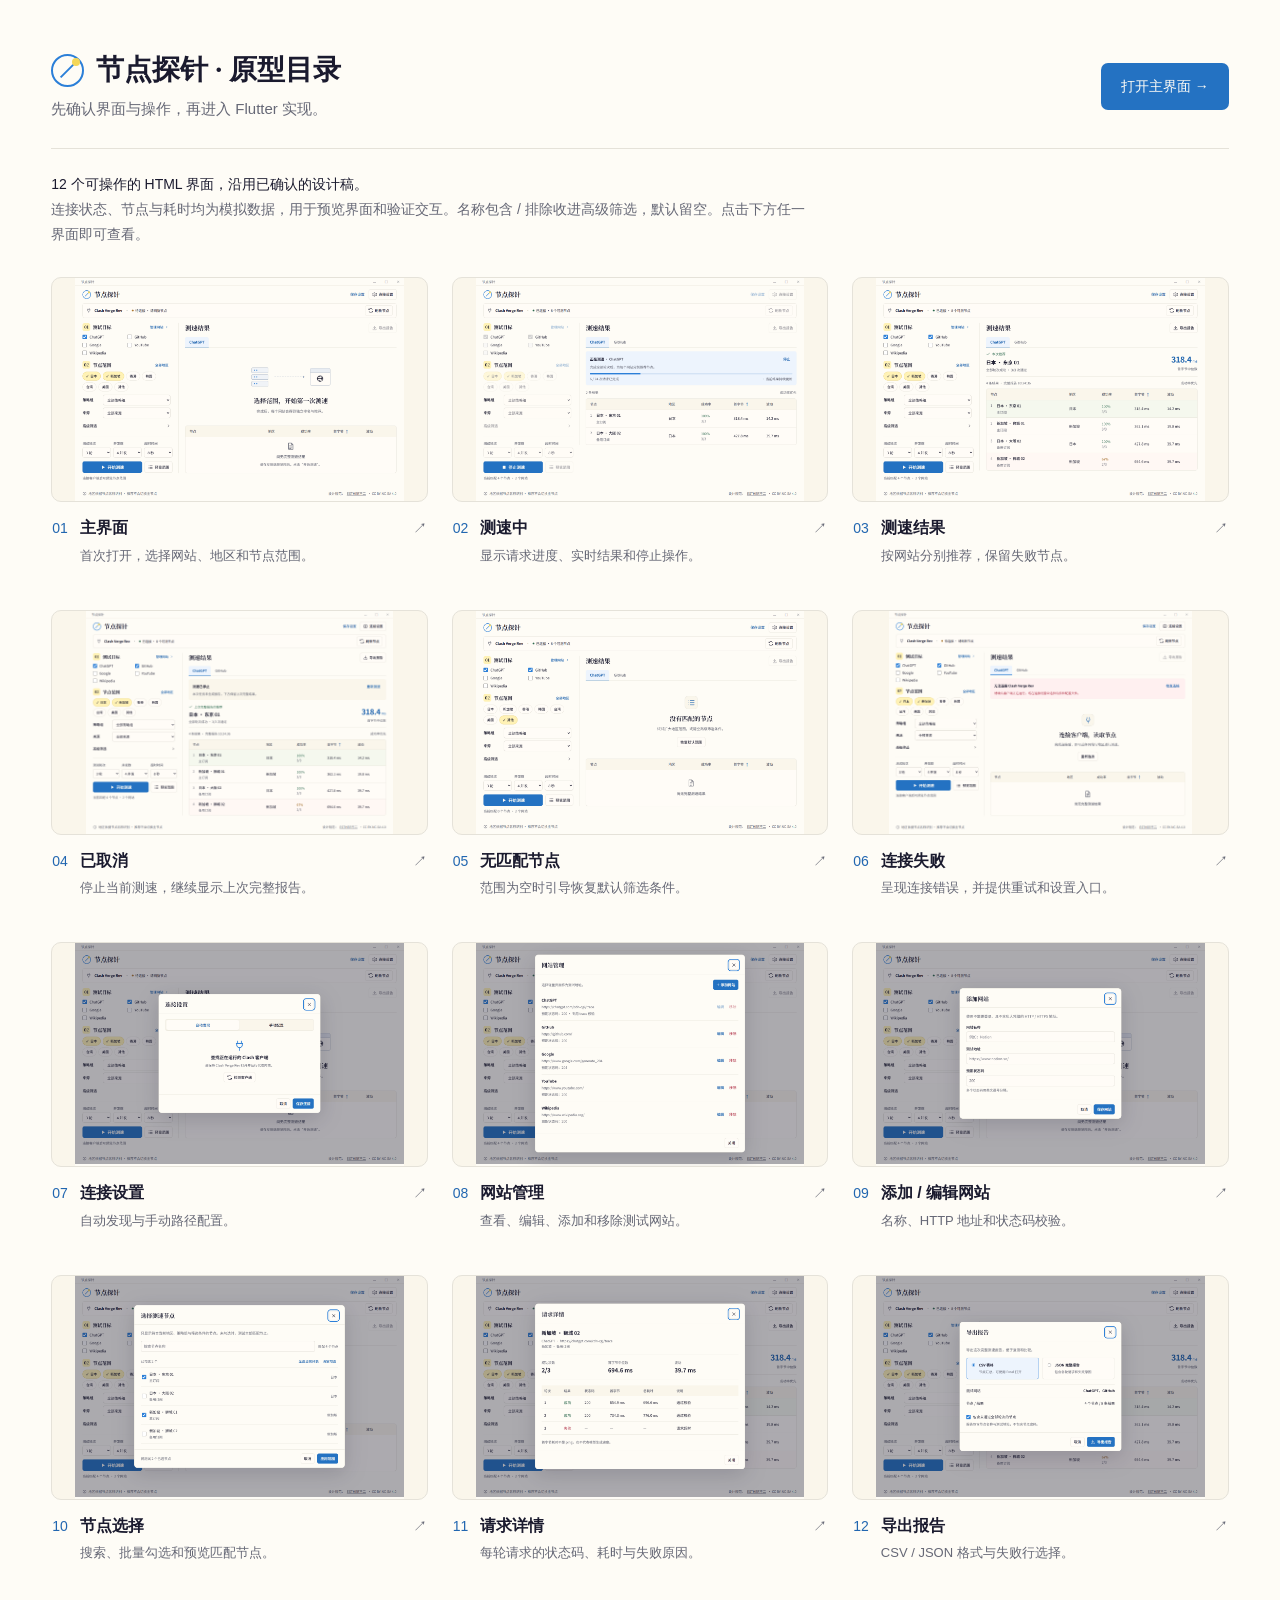
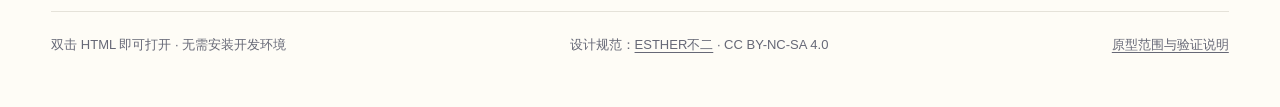
<file: prototypes/ui/index.html>
<!DOCTYPE html>
<html lang="zh-CN"><head><meta charset="utf-8"><meta name="viewport" content="width=device-width,initial-scale=1"><title>节点探针 · HTML 原型目录</title>
<link rel="stylesheet" href="assets/prototype.css"><style>
body{padding:clamp(24px,4vw,54px);max-width:1540px;margin:auto}
.gallery-head{display:flex;justify-content:space-between;align-items:center;gap:20px;padding-bottom:26px;border-bottom:1px solid var(--line)}
.gallery-head .brand h1{font-size:28px}.gallery-head p{color:var(--muted);margin-top:8px;font-size:15px}
.open-main{background:#2472c2;color:var(--cream);text-decoration:none;border-radius:7px;padding:12px 20px;white-space:nowrap;font-weight:500}
.prototype-note{font-size:14px;color:var(--muted);line-height:1.8;margin:23px 0 30px;max-width:760px}
.prototype-note strong{color:var(--ink);font-weight:500}
.screens{display:grid;grid-template-columns:repeat(3,minmax(0,1fr));gap:28px 24px}
.screen-card{text-decoration:none;color:inherit;display:block;min-width:0;transition:transform .2s var(--ease)}
.screen-card:hover{transform:translateY(-3px)}.screen-card:hover .screen-image{border-color:#91b7dc}
.screen-image{height:225px;background:var(--sand);border:1px solid var(--line);border-radius:10px;overflow:hidden;display:flex;align-items:center;justify-content:center;transition:border-color .18s}
.screen-image img{width:100%;height:100%;object-fit:contain}
.screen-info{display:flex;align-items:start;gap:12px;padding:15px 1px}.screen-number{font-size:14px;color:var(--blue-ink);line-height:1.6;font-variant-numeric:tabular-nums}
.screen-info h2{font-family:inherit;font-size:16px;margin-bottom:5px;font-weight:600;line-height:1.4}.screen-info p{font-size:13px;color:var(--muted);line-height:1.7}.open-arrow{margin-left:auto;color:var(--muted)}
.gallery-footer{margin-top:32px;border-top:1px solid var(--line);padding-top:22px;color:var(--muted);font-size:13px;display:flex;justify-content:space-between;gap:18px;flex-wrap:wrap}
.gallery-footer a{color:inherit;text-underline-offset:3px}
@media(min-width:1550px){.screen-image{height:250px}}@media(max-width:1080px){.screens{grid-template-columns:repeat(2,minmax(0,1fr))}.screen-image{height:240px}}
@media(max-width:650px){.screens{grid-template-columns:1fr;gap:18px}.screen-image{height:auto;aspect-ratio:1280/860}.gallery-head{align-items:start;flex-wrap:wrap}.gallery-head .brand h1{font-size:23px}.open-main{padding:10px 16px}.prototype-note{margin:20px 0}}
</style></head><body>
<header class="gallery-head"><div><div class="brand"><span class="brand-mark" aria-hidden="true"></span><h1>节点探针 · 原型目录</h1></div><p>先确认界面与操作，再进入 Flutter 实现。</p></div><a class="open-main" href="01-主界面.html">打开主界面 →</a></header>
<p class="prototype-note"><strong>12 个可操作的 HTML 界面，沿用已确认的设计稿。</strong><br>连接状态、节点与耗时均为模拟数据，用于预览界面和验证交互。名称包含 / 排除收进高级筛选，默认留空。点击下方任一界面即可查看。</p>
<main class="screens"><a class="screen-card" href="01-主界面.html"><div class="screen-image"><img src="assets/screens/idle.png" alt="主界面界面预览" loading="lazy"></div><div class="screen-info"><span class="screen-number">01</span><div><h2>主界面</h2><p>首次打开，选择网站、地区和节点范围。</p></div><span class="open-arrow" aria-hidden="true">↗</span></div></a>
<a class="screen-card" href="02-测速中.html"><div class="screen-image"><img src="assets/screens/running.png" alt="测速中界面预览" loading="lazy"></div><div class="screen-info"><span class="screen-number">02</span><div><h2>测速中</h2><p>显示请求进度、实时结果和停止操作。</p></div><span class="open-arrow" aria-hidden="true">↗</span></div></a>
<a class="screen-card" href="03-测速结果.html"><div class="screen-image"><img src="assets/screens/done.png" alt="测速结果界面预览" loading="lazy"></div><div class="screen-info"><span class="screen-number">03</span><div><h2>测速结果</h2><p>按网站分别推荐，保留失败节点。</p></div><span class="open-arrow" aria-hidden="true">↗</span></div></a>
<a class="screen-card" href="04-已取消.html"><div class="screen-image"><img src="assets/screens/stopped.png" alt="已取消界面预览" loading="lazy"></div><div class="screen-info"><span class="screen-number">04</span><div><h2>已取消</h2><p>停止当前测速，继续显示上次完整报告。</p></div><span class="open-arrow" aria-hidden="true">↗</span></div></a>
<a class="screen-card" href="05-无匹配节点.html"><div class="screen-image"><img src="assets/screens/empty.png" alt="无匹配节点界面预览" loading="lazy"></div><div class="screen-info"><span class="screen-number">05</span><div><h2>无匹配节点</h2><p>范围为空时引导恢复默认筛选条件。</p></div><span class="open-arrow" aria-hidden="true">↗</span></div></a>
<a class="screen-card" href="06-连接失败.html"><div class="screen-image"><img src="assets/screens/error.png" alt="连接失败界面预览" loading="lazy"></div><div class="screen-info"><span class="screen-number">06</span><div><h2>连接失败</h2><p>呈现连接错误，并提供重试和设置入口。</p></div><span class="open-arrow" aria-hidden="true">↗</span></div></a>
<a class="screen-card" href="07-连接设置.html"><div class="screen-image"><img src="assets/screens/connection.png" alt="连接设置界面预览" loading="lazy"></div><div class="screen-info"><span class="screen-number">07</span><div><h2>连接设置</h2><p>自动发现与手动路径配置。</p></div><span class="open-arrow" aria-hidden="true">↗</span></div></a>
<a class="screen-card" href="08-网站管理.html"><div class="screen-image"><img src="assets/screens/sites.png" alt="网站管理界面预览" loading="lazy"></div><div class="screen-info"><span class="screen-number">08</span><div><h2>网站管理</h2><p>查看、编辑、添加和移除测试网站。</p></div><span class="open-arrow" aria-hidden="true">↗</span></div></a>
<a class="screen-card" href="09-添加编辑网站.html"><div class="screen-image"><img src="assets/screens/site-edit.png" alt="添加 / 编辑网站界面预览" loading="lazy"></div><div class="screen-info"><span class="screen-number">09</span><div><h2>添加 / 编辑网站</h2><p>名称、HTTP 地址和状态码校验。</p></div><span class="open-arrow" aria-hidden="true">↗</span></div></a>
<a class="screen-card" href="10-节点选择.html"><div class="screen-image"><img src="assets/screens/nodes.png" alt="节点选择界面预览" loading="lazy"></div><div class="screen-info"><span class="screen-number">10</span><div><h2>节点选择</h2><p>搜索、批量勾选和预览匹配节点。</p></div><span class="open-arrow" aria-hidden="true">↗</span></div></a>
<a class="screen-card" href="11-请求详情.html"><div class="screen-image"><img src="assets/screens/detail.png" alt="请求详情界面预览" loading="lazy"></div><div class="screen-info"><span class="screen-number">11</span><div><h2>请求详情</h2><p>每轮请求的状态码、耗时与失败原因。</p></div><span class="open-arrow" aria-hidden="true">↗</span></div></a>
<a class="screen-card" href="12-导出报告.html"><div class="screen-image"><img src="assets/screens/export.png" alt="导出报告界面预览" loading="lazy"></div><div class="screen-info"><span class="screen-number">12</span><div><h2>导出报告</h2><p>CSV / JSON 格式与失败行选择。</p></div><span class="open-arrow" aria-hidden="true">↗</span></div></a></main>
<footer class="gallery-footer"><span>双击 HTML 即可打开 · 无需安装开发环境</span><span>设计规范：<a href="https://github.com/esthersjw/esther-design-system" target="_blank" rel="noreferrer">ESTHER不二</a> · CC BY-NC-SA 4.0</span><a href="原型说明.txt">原型范围与验证说明</a></footer>
</body></html>
</file>
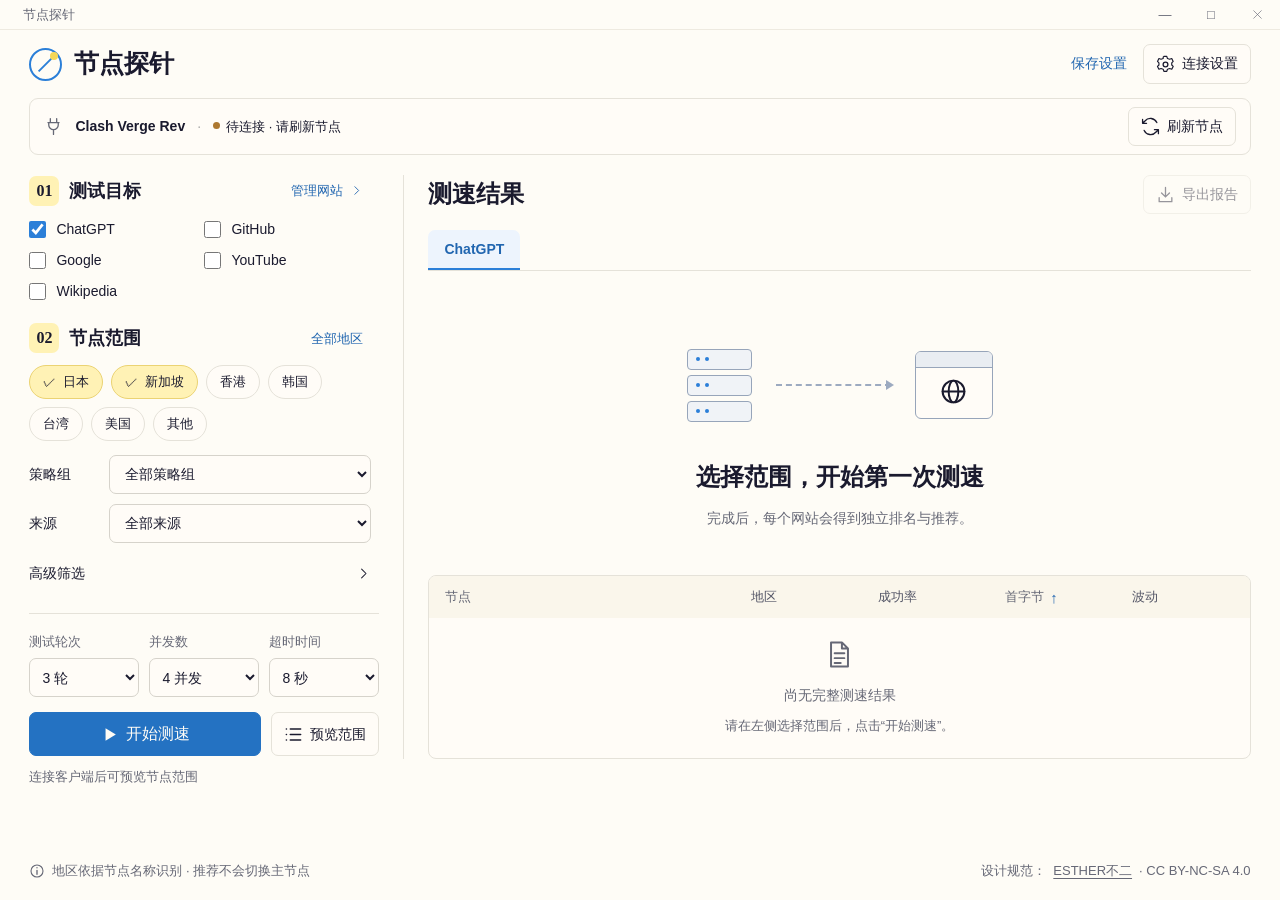
<file: prototypes/ui/01-主界面.html>
<!DOCTYPE html>
<!-- 从 ESTHER不二 template-app 结构改编；署名与许可见页脚及原型说明。 -->
<html lang="zh-CN">
<head>
  <meta charset="utf-8">
  <meta name="viewport" content="width=device-width,initial-scale=1">
  <meta name="color-scheme" content="light">
  <title>主界面 · 节点探针</title>
  <link rel="stylesheet" href="assets/prototype.css">
  <script defer src="assets/prototype.js"></script>
  <script defer src="assets/alpine.min.js"></script>
</head>
<body data-start="idle">
<svg width="0" height="0" aria-hidden="true" style="position:absolute">
 <defs>
  <symbol id="i-settings" viewBox="0 0 24 24"><path d="m9 3 1-1h4l1 3 3 1 3-1 2 4-2 2v3l2 2-2 4-3-1-3 1-1 3h-4l-1-3-3-1-3 1-2-4 2-2v-3L1 9l2-4 3 1 3-1Z" transform="translate(1 0) scale(.9)"/><circle cx="12" cy="12" r="3"/></symbol>
  <symbol id="i-refresh" viewBox="0 0 24 24"><path d="M20 7a9 9 0 0 0-15-2L2 8m0-5v5h5m-3 9a9 9 0 0 0 15 2l3-3m0 5v-5h-5"/></symbol>
  <symbol id="i-play" viewBox="0 0 24 24"><path d="m7 4 13 8-13 8Z" fill="currentColor" stroke="none"/></symbol>
  <symbol id="i-stop" viewBox="0 0 24 24"><rect x="5" y="5" width="14" height="14" rx="1" fill="currentColor" stroke="none"/></symbol>
  <symbol id="i-close" viewBox="0 0 24 24"><path d="m5 5 14 14M19 5 5 19"/></symbol>
  <symbol id="i-download" viewBox="0 0 24 24"><path d="M12 3v12m-5-5 5 5 5-5M4 16v5h16v-5"/></symbol>
  <symbol id="i-chevron" viewBox="0 0 24 24"><path d="m9 5 7 7-7 7"/></symbol>
  <symbol id="i-list" viewBox="0 0 24 24"><path d="M8 5h13M8 12h13M8 19h13M3 5h.1M3 12h.1M3 19h.1" stroke-width="2"/></symbol>
  <symbol id="i-plug" viewBox="0 0 24 24"><path d="M8 2v5m8-5v5M6 7h12v3a6 6 0 0 1-12 0V7m6 9v6M5 7h14"/></symbol>
  <symbol id="i-info" viewBox="0 0 24 24"><circle cx="12" cy="12" r="9"/><path d="M12 11v6m0-10v.1" stroke-width="2"/></symbol>
  <symbol id="i-doc" viewBox="0 0 24 24"><path d="M5 2h9l5 5v15H5V2m9 0v5h5M8 11h8M8 15h8M8 19h5"/></symbol>
  <symbol id="i-check" viewBox="0 0 24 24"><path d="m4 12 5 5L20 6"/></symbol>
  <symbol id="i-globe" viewBox="0 0 24 24"><circle cx="12" cy="12" r="9"/><ellipse cx="12" cy="12" rx="4" ry="9"/><path d="M3 12h18"/></symbol>
  <symbol id="i-alert" viewBox="0 0 24 24"><path d="m12 3 10 18H2L12 3m0 6v6m0 3v.1" stroke-width="1.7"/></symbol>
 </defs>
</svg>
<div class="app-window" x-data="probeUI" x-cloak>
 <div class="titlebar" aria-hidden="true"><span>节点探针</span><div class="window-actions"><span>—</span><span>□</span><span><svg class="icon"><use href="#i-close"/></svg></span></div></div>
 <header class="app-header">
  <div class="brand"><span class="brand-mark" aria-hidden="true"></span><h1>节点探针</h1></div>
  <div class="header-actions"><button class="quiet save-settings" @click="saveSettings()" :disabled="running">保存设置</button><button @click="openModal('connection')" :disabled="running"><svg class="icon"><use href="#i-settings"/></svg>连接设置</button></div>
 </header>
 <div class="connection-bar">
  <div class="connection-copy"><svg class="icon" aria-hidden="true"><use href="#i-plug"/></svg><strong>Clash Verge Rev</strong><span class="separator">·</span><span class="status-text"><i class="status-dot" :class="{connected:connected}"></i><span x-text="connected ? '已连接 · 8 个可测节点' : '待连接 · 请刷新节点'"></span></span></div>
  <button class="refresh-button" @click="refresh()" :disabled="running"><svg class="icon"><use href="#i-refresh"/></svg>刷新节点</button>
 </div>
 <main class="workspace">
  <aside class="configuration" aria-label="测速配置">
   <fieldset class="config-content" :disabled="running">
    <section class="filter-section">
     <div class="section-heading"><h2><span class="step">01</span>测试目标</h2><button class="quiet manage-sites" @click="openModal('sites')">管理网站<svg class="icon" style="width:13px;height:13px"><use href="#i-chevron"/></svg></button></div>
     <div class="site-options"><template x-for="site in sites" :key="site.id"><label class="site-option"><input type="checkbox" :value="site.id" x-model="selectedSites" :aria-label="'测试 '+site.name"><span x-text="site.name"></span></label></template></div>
    </section>
    <section class="filter-section">
     <div class="section-heading"><h2><span class="step">02</span>节点范围</h2><button class="quiet" @click="regions=[]">全部地区</button></div>
     <div class="region-options" aria-label="地区选择"><template x-for="region in regionList" :key="region.id"><button class="chip" :aria-pressed="regions.includes(region.id)" @click="toggleRegion(region.id)"><span class="check" aria-hidden="true">✓</span><span x-text="region.name"></span></button></template></div>
     <div class="scope-fields">
      <label for="group">策略组</label><select id="group" x-model="group"><option value="">全部策略组</option><option value="Asia">亚洲线路</option><option value="All">全部线路</option></select>
      <label for="provider">来源</label><select id="provider" x-model="provider"><option value="">全部来源</option><option>主订阅</option><option>备用订阅</option></select>
     </div>
     <button class="advanced-toggle" @click="advanced=!advanced" :aria-expanded="advanced" aria-controls="advanced-fields"><span>高级筛选<span class="muted small" x-show="include||exclude||limit||manualNodes.length"> · 已限定</span></span><svg class="icon"><use href="#i-chevron"/></svg></button>
     <div class="advanced-fields" id="advanced-fields" x-show="advanced" x-transition:enter="transition" x-transition:enter-start="opacity-0" x-transition:enter-end="opacity-100">
      <label class="field"><span>名称包含</span><input id="include" x-model="include" placeholder="留空不限制，例如：东京, 专线"><span class="hint">多个关键词用英文逗号分隔。</span></label>
      <label class="field"><span>名称排除</span><input id="exclude" x-model="exclude" placeholder="留空不排除，例如：备用, 测试"></label>
      <label class="field"><span>最多节点数</span><input id="limit" type="number" min="0" max="200" x-model.number="limit"><span class="hint">0 表示不限制。</span></label>
      <div class="inline-summary"><span class="small muted" x-text="manualNodes.length ? '手动选择 '+manualNodes.length+' 个节点' : '全部匹配节点'"></span><button class="quiet" @click="openModal('nodes')">手动选择</button></div>
     </div>
    </section>
   </fieldset>
   <div class="configuration-footer">
    <fieldset class="sampling" :disabled="running">
     <label class="field"><span>测试轮次</span><select id="rounds" x-model.number="rounds"><option value="1">1 轮</option><option value="3">3 轮</option><option value="5">5 轮</option><option value="10">10 轮</option></select></label>
     <label class="field"><span>并发数</span><select id="workers" x-model.number="workers"><option value="1">1 并发</option><option value="2">2 并发</option><option value="4">4 并发</option><option value="8">8 并发</option></select></label>
     <label class="field"><span>超时时间</span><select id="timeout" x-model.number="timeout"><option value="5">5 秒</option><option value="8">8 秒</option><option value="15">15 秒</option><option value="30">30 秒</option></select></label>
    </fieldset>
    <div class="action-row"><button class="primary start-button" x-show="!running" @click="startRun()"><svg class="icon"><use href="#i-play"/></svg>开始测速</button><button class="primary stop-button" x-show="running" @click="stopRun()"><svg class="icon"><use href="#i-stop"/></svg>停止测速</button><button class="preview-button" @click="openModal('nodes')" :disabled="running"><svg class="icon"><use href="#i-list"/></svg>预览范围</button></div>
    <p class="preview-summary" x-text="connected ? '当前匹配 '+candidates.length+' 个节点 · '+selectedSites.length+' 个网站' : '连接客户端后可预览节点范围'"></p>
   </div>
  </aside>
  <section class="results" aria-labelledby="results-heading">
   <div class="results-header"><h2 id="results-heading">测速结果</h2><button class="export-button" :disabled="!report||running" @click="openModal('export')"><svg class="icon"><use href="#i-download"/></svg>导出报告</button></div>
   <nav class="tabs" x-ref="tabs" role="tablist" aria-label="按网站查看结果"><span class="tab-marker" :style="'left:'+tabLeft+'px;width:'+tabWidth+'px'"></span><template x-for="site in reportSites.length ? reportSites : [sites[0]]" :key="site.id"><button class="tab" role="tab" :aria-selected="activeSite===site.id" @click="activeSite=site.id" x-text="site.name"></button></template></nav>
   <div class="result-scroll" aria-live="polite">
    <div class="run-strip" x-show="running"><div class="strip-head"><strong>正在测速<span class="muted small"> · <span x-text="sites.find(s=>s.id===activeSite)?.name"></span></span></strong><button class="quiet" @click="stopRun()">停止</button></div><p>完成全部轮次后，为每个网站分别推荐节点。</p><div class="progress-track"><div class="progress-fill" :style="'transform:scaleX('+progress/total+')'"></div></div><div class="progress-meta"><span class="numeric" x-text="progress+' / '+total+' 次请求已完成'"></span><span>当前结果持续更新</span></div></div>
    <div class="run-strip warning" x-show="screen==='stopped'"><div class="strip-head"><strong>测速已停止</strong><button class="quiet" @click="startRun()">重新测速</button></div><p x-text="report ? '本次任务未生成报告，下方保留上次完整结果。' : '本次任务未生成完整报告，可调整范围后重新测速。'"></p></div>
    <div class="run-strip error" x-show="screen==='error'"><div class="strip-head"><strong>无法连接 Clash Verge Rev</strong><button class="quiet" @click="openModal('connection')">检查连接</button></div><p>请确认客户端正在运行，或在连接设置中选择内核和配置文件。</p></div>
    <div class="recommendation" x-show="recommendation">
     <div><div class="recommend-label"><svg class="icon" style="width:16px;height:16px"><use href="#i-check"/></svg><span x-text="screen==='stopped'?'上次完整报告的推荐':'本次推荐'"></span></div><h3 x-text="recommendation?.name"></h3><p>全部轮次成功 · <span x-text="recommendation?.successes"></span>/<span x-text="recommendation?.total"></span> 次通过</p></div>
     <div class="recommend-metric numeric"><b x-text="recommendation?.median_ms.toFixed(1)" style="font-weight:600"></b><span>ms</span><p class="small muted" style="letter-spacing:0;text-align:right;margin-top:2px;font-weight:400">首字节中位数</p></div>
    </div>
    <div class="empty-state" x-show="!hasRows&&!running">
     <template x-if="screen==='empty'"><div class="big-icon"><svg class="icon"><use href="#i-list"/></svg></div></template>
     <template x-if="screen==='error'"><div class="big-icon"><svg class="icon"><use href="#i-plug"/></svg></div></template>
     <div class="probe-diagram" x-show="screen!=='empty'&&screen!=='error'"><div class="server-stack"><span><i></i><i></i></span><span><i></i><i></i></span><span><i></i><i></i></span></div><span class="diagram-path"></span><div class="target-window"><svg class="icon"><use href="#i-globe"/></svg></div></div>
     <h3 x-text="screen==='empty' ? '没有匹配的节点' : screen==='error' ? '连接客户端，读取节点' : screen==='stopped' ? '调整范围，重新开始' : '选择范围，开始第一次测速'"></h3>
     <p x-text="screen==='empty' ? '试试扩大地区范围，或清空高级筛选条件。' : screen==='error' ? '完成连接后，即可选择网站与地区进行测速。' : '完成后，每个网站会得到独立排名与推荐。'"></p>
     <button x-show="screen==='empty'" @click="regions=['jp','sg'];include='';exclude='';manualNodes=[];limit=0;screen='idle'">恢复默认范围</button>
     <button x-show="screen==='error'" @click="refresh()">重新连接</button>
    </div>
    <div class="report-toolbar" x-show="hasRows"><span x-text="rows.length+' 条结果' + (report&&!running?' · 完整报告 '+report.time:'')"></span><span>成功率优先</span></div>
    <div class="table-wrap">
     <table class="result-table"><thead><tr><th :aria-sort="sort==='name'?(sortDirection===1?'ascending':'descending'):'none'"><button class="sort-header" @click="toggleSort('name')" aria-label="按节点名称排序">节点<span class="sort-arrow" x-show="sort==='name'" x-text="sortDirection===1?'↑':'↓'"></span></button></th><th>地区</th><th>成功率</th><th :aria-sort="sort==='latency'?(sortDirection===1?'ascending':'descending'):'none'"><button class="sort-header" @click="toggleSort('latency')" aria-label="按首字节耗时排序">首字节<span class="sort-arrow" x-show="sort==='latency'" x-text="sortDirection===1?'↑':'↓'"></span></button></th><th>波动</th></tr></thead><tbody>
      <template x-for="(row,index) in rows" :key="row.id+'-'+row.site_id"><tr :class="{best:recommendation?.id===row.id,failed:row.successes<row.total}">
       <td><div class="node-title"><span class="rank" x-text="index+1"></span><button class="node-button" @click="showDetail(row)" :title="row.name" x-text="row.name"></button></div><div class="node-provider" x-text="row.provider"></div></td>
       <td x-text="regionName(row.region)"></td><td><span class="rate-badge numeric" :class="{partial:row.successes<row.total}" x-text="Math.round(row.successes/row.total*100)+'%'"></span><div class="small muted numeric" x-text="row.successes+'/'+row.total"></div></td><td class="numeric" x-text="ms(row.median_ms)"></td><td class="numeric" x-text="ms(row.jitter_ms)"></td>
      </tr></template>
     </tbody></table>
     <div class="table-empty" x-show="!hasRows"><svg class="icon"><use href="#i-doc"/></svg><strong x-text="running ? '正在等待首组结果' : '尚无完整测速结果'"></strong><p x-show="screen==='idle'">请在左侧选择范围后，点击“开始测速”。</p></div>
    </div>
   </div>
  </section>
 </main>
 <footer class="app-footer"><span><svg class="icon" style="width:16px;height:16px"><use href="#i-info"/></svg>地区依据节点名称识别 · 推荐不会切换主节点</span><span class="credit">设计规范：<a href="https://github.com/esthersjw/esther-design-system" target="_blank" rel="noreferrer">ESTHER不二</a> · CC BY-NC-SA 4.0</span></footer>
 <dialog x-ref="dialog" :class="{wide:['sites','nodes','detail'].includes(modal)}" @cancel.prevent="closeModal()" @click="if($event.target===$refs.dialog)closeModal()" aria-labelledby="dialog-title">
  <div class="dialog-header"><h2 id="dialog-title" x-text="modalTitle"></h2><button class="icon-button close-dialog" aria-label="关闭弹窗" @click="closeModal()"><svg class="icon"><use href="#i-close"/></svg></button></div>
  <div class="dialog-body">
   <section x-show="modal==='connection'">
    <div class="segmented"><button :class="{active:connMode==='auto'}" @click="connMode='auto';modalError=''">自动发现</button><button :class="{active:connMode==='manual'}" @click="connMode='manual';modalError=''">手动配置</button></div>
    <div x-show="connMode==='auto'"><div class="connection-detect"><div class="big-icon"><svg class="icon"><use href="#i-plug"/></svg></div><h3 x-text="detected?'已发现 Clash Verge Rev':'查找正在运行的 Clash 客户端'"></h3><p x-text="detected?'内核可用 · 本机控制接口已识别':'请保持 Clash Verge Rev 打开并运行代理内核。'"></p><button @click="detectConnection()"><svg class="icon"><use href="#i-refresh"/></svg><span x-text="detected?'重新检测':'检测客户端'"></span></button></div><dl class="key-values" x-show="detected"><dt>客户端</dt><dd>Clash Verge Rev</dd><dt>内核</dt><dd>Mihomo</dd><dt>控制接口</dt><dd>Windows named pipe</dd><dt>出站网卡</dt><dd>以太网</dd></dl></div>
    <div class="connection-fields" x-show="connMode==='manual'"><p class="dialog-intro">优先自动发现。未找到客户端时，再指定实际生效的文件路径。</p><label class="field"><span>Mihomo 内核路径</span><div class="path-row"><input id="binary-path" x-model="connection.binary" placeholder="请选择 Mihomo 可执行文件"><button @click="browse('binary')">浏览</button></div></label><label class="field"><span>生效配置路径</span><div class="path-row"><input id="config-path" x-model="connection.config" placeholder="请选择当前生效的 YAML 配置"><button @click="browse('config')">浏览</button></div></label><label class="field"><span>内核工作目录</span><input x-model="connection.directory" placeholder="留空使用配置文件所在目录"><span class="hint">provider 的相对缓存路径以此目录为准。</span></label><div class="form-row"><label class="field"><span>控制器地址</span><input x-model="connection.controller" placeholder="http://127.0.0.1:9090"></label><label class="field"><span>出站物理网卡</span><input x-model="connection.interface" placeholder="自动识别，例如：以太网"></label></div><label class="field"><span>Windows named pipe</span><input x-model="connection.pipe" placeholder="留空从配置文件读取"><span class="hint">无需填写控制器密码或订阅令牌。</span></label></div>
   </section>
   <section x-show="modal==='sites'">
    <div class="manager-toolbar"><p>选择轻量页面作为测试地址。</p><button class="primary add-site" @click="editSite()">＋ 添加网站</button></div>
    <div class="remove-question" x-show="pendingDelete"><p>移除这个网站？已有测速报告会保留。</p><div><button @click="pendingDelete=''">保留</button><button class="danger" @click="removeSite(pendingDelete)">确认移除</button></div></div>
    <ul class="site-management-list"><template x-for="site in sites" :key="site.id"><li class="site-management-row"><div><div class="site-name" x-text="site.name"></div><div class="site-url" x-text="site.url"></div><div class="site-code" x-text="'预期状态码：'+site.statuses.join(', ') + (site.locked?' · 专用 trace 校验':'')"></div></div><div class="site-actions"><button class="quiet" :disabled="!!site.locked" @click="editSite(site)" :aria-label="'编辑 '+site.name">编辑</button><button class="quiet danger" :disabled="!!site.locked" @click="pendingDelete=site.id" :aria-label="'移除 '+site.name">移除</button></div></li></template></ul>
   </section>
   <section x-show="modal==='site-edit'">
    <form id="site-form" @submit.prevent="applySite()" novalidate><p class="dialog-intro">使用不需要登录、且不含私人凭据的 HTTP / HTTPS 地址。</p><label class="field"><span>网站名称</span><input x-ref="siteName" id="site-name" x-model="siteDraft.name" placeholder="例如：Notion" maxlength="80"></label><label class="field"><span>测试地址</span><input id="site-url" type="url" x-model="siteDraft.url" placeholder="https://www.notion.so/"></label><label class="field"><span>预期状态码</span><input id="site-statuses" x-model="siteDraft.statuses" placeholder="200, 204"><span class="hint">多个状态码用英文逗号分隔。</span></label></form>
   </section>
   <section x-show="modal==='nodes'">
    <p class="dialog-intro">只显示符合当前地区、策略组与筛选条件的节点。未勾选时，测试全部匹配节点。</p>
    <div class="node-search"><input id="node-search" x-model="nodeSearch" placeholder="搜索节点名称" aria-label="搜索节点名称"><span x-text="'匹配 '+matchedNodes.length+' 个节点'"></span></div>
    <div class="node-list-actions"><span x-text="'已勾选 '+nodeDraft.length+' 个'"></span><div><button class="quiet" @click="selectVisible()">全选当前列表</button><button class="quiet" @click="nodeDraft=[]">清空勾选</button></div></div>
    <div class="node-list"><template x-for="node in visibleNodes" :key="node.id"><label class="node-choice"><input type="checkbox" :value="node.id" x-model="nodeDraft" :aria-label="node.name"><span><span x-text="node.name"></span><small x-text="node.provider"></small></span><span class="region-label" x-text="regionName(node.region)"></span></label></template><div class="table-empty" x-show="!visibleNodes.length"><strong>没有找到匹配节点</strong><p>请调整搜索词或返回修改筛选条件。</p></div></div>
   </section>
   <section x-show="modal==='detail'">
    <p class="detail-node" x-text="detailRow?.name"></p><p class="detail-meta"><span x-text="detailRow?.site_name"></span> · <span x-text="detailRow?.url"></span><br><span x-text="regionName(detailRow?.region)"></span> · <span x-text="detailRow?.provider"></span></p>
    <div class="detail-metrics"><div><span>成功次数</span><strong x-text="detailRow?.successes+'/'+detailRow?.total"></strong></div><div><span>首字节中位数</span><strong x-text="ms(detailRow?.median_ms)"></strong></div><div><span>波动</span><strong x-text="ms(detailRow?.jitter_ms)"></strong></div></div>
    <div class="detail-table-wrap"><table class="detail-table"><thead><tr><th>轮次</th><th>结果</th><th>状态码</th><th>首字节</th><th>总耗时</th><th>说明</th></tr></thead><tbody><template x-for="sample in detailRow?.samples || []" :key="sample.round"><tr><td class="numeric" x-text="sample.round"></td><td :class="sample.ok?'success':'failure'" x-text="sample.ok?'成功':'失败'"></td><td class="numeric" x-text="sample.status||'—'"></td><td class="numeric" x-text="ms(sample.ttfb_ms)"></td><td class="numeric" x-text="ms(sample.total_ms)"></td><td x-text="sample.reason"></td></tr></template></tbody></table></div>
    <p class="small muted" style="margin-top:18px">首字节耗时不是 ping，也不代表模型生成速度。</p>
   </section>
   <section x-show="modal==='export'">
    <p class="dialog-intro">导出这次完整测速报告，便于复测和比较。</p>
    <div class="format-options"><label class="format-option"><input type="radio" value="csv" x-model="format" name="format"><span><strong>CSV 表格</strong><small>节点汇总，可使用 Excel 打开</small></span></label><label class="format-option"><input type="radio" value="json" x-model="format" name="format"><span><strong>JSON 完整报告</strong><small>包含各轮请求和失败原因</small></span></label></div>
    <div class="export-summary"><span>测试网站</span><strong x-text="report?.sites.map(s=>s.name).join('、')"></strong></div><div class="export-summary"><span>节点 / 结果</span><span x-text="report?.nodes+' 个节点 / '+report?.rows.length+' 条结果'"></span></div>
    <label class="toggle-line"><input type="checkbox" x-model="includeFailures">包含未通过全部轮次的节点</label><p class="small muted">报告包含节点名称与测试地址，不包含节点密码。</p>
   </section>
   <p class="form-error" x-show="modalError" x-text="modalError" role="alert"></p>
  </div>
  <div class="dialog-footer">
   <template x-if="modal==='connection'&&connMode==='manual'"><div class="footer-note">留空字段按默认值处理。</div></template>
   <template x-if="modal==='nodes'"><div class="footer-note" x-text="nodeDraft.length?'将测试 '+nodeDraft.length+' 个已选节点':'将测试全部匹配节点'"></div></template>
   <button @click="modal==='site-edit' ? modal='sites' : closeModal()" x-text="['detail','sites'].includes(modal)?'关闭':'取消'"></button>
   <button class="primary save-connection" x-show="modal==='connection'" @click="saveConnection()">保存连接</button>
   <button class="primary" x-show="modal==='nodes'" @click="applyNodes()">应用范围</button>
   <button class="primary save-site" type="submit" form="site-form" x-show="modal==='site-edit'">保存网站</button>
   <button class="primary download-report" x-show="modal==='export'" @click="exportReport()"><svg class="icon"><use href="#i-download"/></svg>导出报告</button>
  </div>
 </dialog>
 <div class="toast" :class="{error:toastError}" x-show="toast" x-transition.opacity role="status"><svg class="icon"><use :href="toastError?'#i-alert':'#i-check'"/></svg><span x-text="toast"></span></div>
</div>
</body>
</html>
</file>
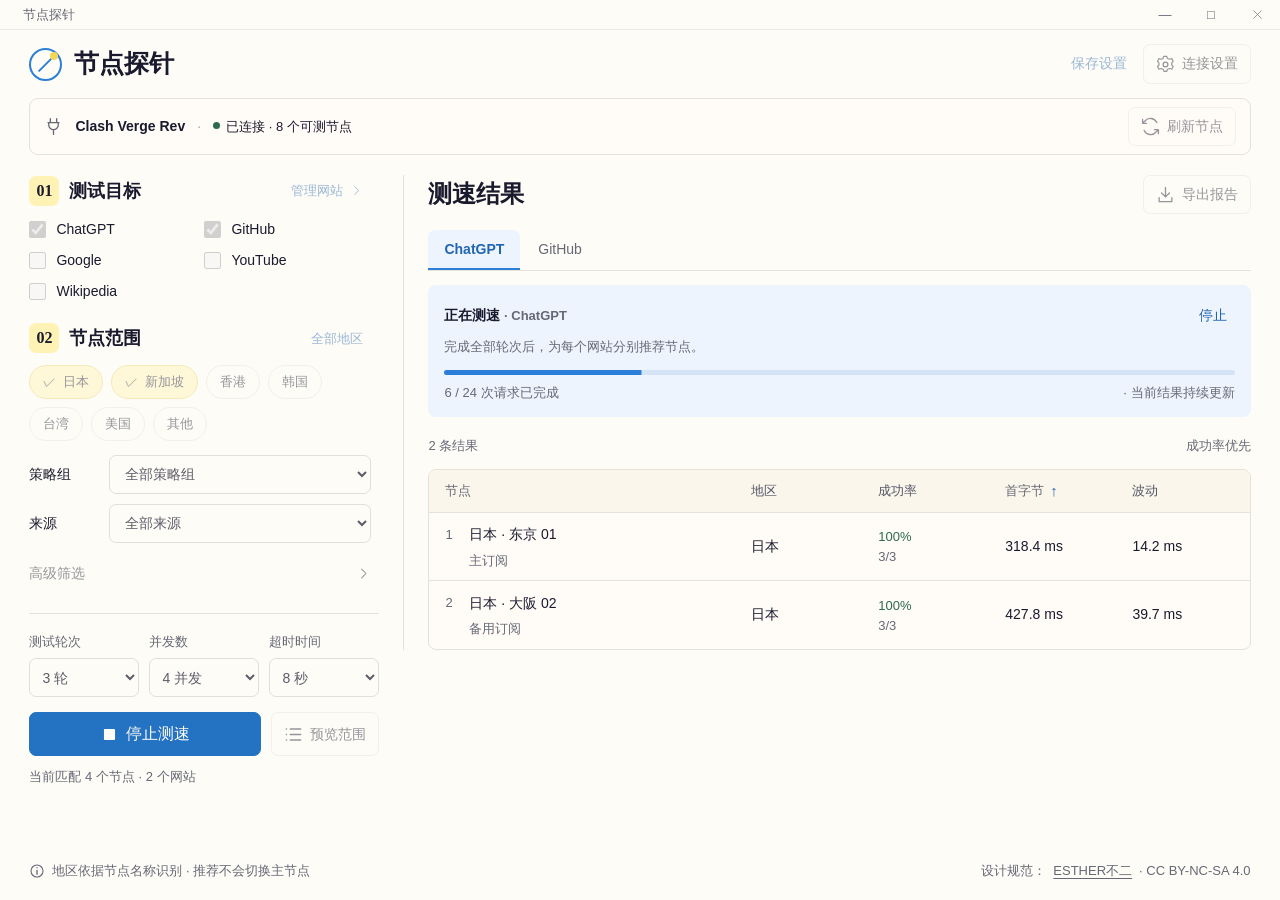
<file: prototypes/ui/02-测速中.html>
<!DOCTYPE html>
<!-- 从 ESTHER不二 template-app 结构改编；署名与许可见页脚及原型说明。 -->
<html lang="zh-CN">
<head>
  <meta charset="utf-8">
  <meta name="viewport" content="width=device-width,initial-scale=1">
  <meta name="color-scheme" content="light">
  <title>测速中 · 节点探针</title>
  <link rel="stylesheet" href="assets/prototype.css">
  <script defer src="assets/prototype.js"></script>
  <script defer src="assets/alpine.min.js"></script>
</head>
<body data-start="running">
<svg width="0" height="0" aria-hidden="true" style="position:absolute">
 <defs>
  <symbol id="i-settings" viewBox="0 0 24 24"><path d="m9 3 1-1h4l1 3 3 1 3-1 2 4-2 2v3l2 2-2 4-3-1-3 1-1 3h-4l-1-3-3-1-3 1-2-4 2-2v-3L1 9l2-4 3 1 3-1Z" transform="translate(1 0) scale(.9)"/><circle cx="12" cy="12" r="3"/></symbol>
  <symbol id="i-refresh" viewBox="0 0 24 24"><path d="M20 7a9 9 0 0 0-15-2L2 8m0-5v5h5m-3 9a9 9 0 0 0 15 2l3-3m0 5v-5h-5"/></symbol>
  <symbol id="i-play" viewBox="0 0 24 24"><path d="m7 4 13 8-13 8Z" fill="currentColor" stroke="none"/></symbol>
  <symbol id="i-stop" viewBox="0 0 24 24"><rect x="5" y="5" width="14" height="14" rx="1" fill="currentColor" stroke="none"/></symbol>
  <symbol id="i-close" viewBox="0 0 24 24"><path d="m5 5 14 14M19 5 5 19"/></symbol>
  <symbol id="i-download" viewBox="0 0 24 24"><path d="M12 3v12m-5-5 5 5 5-5M4 16v5h16v-5"/></symbol>
  <symbol id="i-chevron" viewBox="0 0 24 24"><path d="m9 5 7 7-7 7"/></symbol>
  <symbol id="i-list" viewBox="0 0 24 24"><path d="M8 5h13M8 12h13M8 19h13M3 5h.1M3 12h.1M3 19h.1" stroke-width="2"/></symbol>
  <symbol id="i-plug" viewBox="0 0 24 24"><path d="M8 2v5m8-5v5M6 7h12v3a6 6 0 0 1-12 0V7m6 9v6M5 7h14"/></symbol>
  <symbol id="i-info" viewBox="0 0 24 24"><circle cx="12" cy="12" r="9"/><path d="M12 11v6m0-10v.1" stroke-width="2"/></symbol>
  <symbol id="i-doc" viewBox="0 0 24 24"><path d="M5 2h9l5 5v15H5V2m9 0v5h5M8 11h8M8 15h8M8 19h5"/></symbol>
  <symbol id="i-check" viewBox="0 0 24 24"><path d="m4 12 5 5L20 6"/></symbol>
  <symbol id="i-globe" viewBox="0 0 24 24"><circle cx="12" cy="12" r="9"/><ellipse cx="12" cy="12" rx="4" ry="9"/><path d="M3 12h18"/></symbol>
  <symbol id="i-alert" viewBox="0 0 24 24"><path d="m12 3 10 18H2L12 3m0 6v6m0 3v.1" stroke-width="1.7"/></symbol>
 </defs>
</svg>
<div class="app-window" x-data="probeUI" x-cloak>
 <div class="titlebar" aria-hidden="true"><span>节点探针</span><div class="window-actions"><span>—</span><span>□</span><span><svg class="icon"><use href="#i-close"/></svg></span></div></div>
 <header class="app-header">
  <div class="brand"><span class="brand-mark" aria-hidden="true"></span><h1>节点探针</h1></div>
  <div class="header-actions"><button class="quiet save-settings" @click="saveSettings()" :disabled="running">保存设置</button><button @click="openModal('connection')" :disabled="running"><svg class="icon"><use href="#i-settings"/></svg>连接设置</button></div>
 </header>
 <div class="connection-bar">
  <div class="connection-copy"><svg class="icon" aria-hidden="true"><use href="#i-plug"/></svg><strong>Clash Verge Rev</strong><span class="separator">·</span><span class="status-text"><i class="status-dot" :class="{connected:connected}"></i><span x-text="connected ? '已连接 · 8 个可测节点' : '待连接 · 请刷新节点'"></span></span></div>
  <button class="refresh-button" @click="refresh()" :disabled="running"><svg class="icon"><use href="#i-refresh"/></svg>刷新节点</button>
 </div>
 <main class="workspace">
  <aside class="configuration" aria-label="测速配置">
   <fieldset class="config-content" :disabled="running">
    <section class="filter-section">
     <div class="section-heading"><h2><span class="step">01</span>测试目标</h2><button class="quiet manage-sites" @click="openModal('sites')">管理网站<svg class="icon" style="width:13px;height:13px"><use href="#i-chevron"/></svg></button></div>
     <div class="site-options"><template x-for="site in sites" :key="site.id"><label class="site-option"><input type="checkbox" :value="site.id" x-model="selectedSites" :aria-label="'测试 '+site.name"><span x-text="site.name"></span></label></template></div>
    </section>
    <section class="filter-section">
     <div class="section-heading"><h2><span class="step">02</span>节点范围</h2><button class="quiet" @click="regions=[]">全部地区</button></div>
     <div class="region-options" aria-label="地区选择"><template x-for="region in regionList" :key="region.id"><button class="chip" :aria-pressed="regions.includes(region.id)" @click="toggleRegion(region.id)"><span class="check" aria-hidden="true">✓</span><span x-text="region.name"></span></button></template></div>
     <div class="scope-fields">
      <label for="group">策略组</label><select id="group" x-model="group"><option value="">全部策略组</option><option value="Asia">亚洲线路</option><option value="All">全部线路</option></select>
      <label for="provider">来源</label><select id="provider" x-model="provider"><option value="">全部来源</option><option>主订阅</option><option>备用订阅</option></select>
     </div>
     <button class="advanced-toggle" @click="advanced=!advanced" :aria-expanded="advanced" aria-controls="advanced-fields"><span>高级筛选<span class="muted small" x-show="include||exclude||limit||manualNodes.length"> · 已限定</span></span><svg class="icon"><use href="#i-chevron"/></svg></button>
     <div class="advanced-fields" id="advanced-fields" x-show="advanced" x-transition:enter="transition" x-transition:enter-start="opacity-0" x-transition:enter-end="opacity-100">
      <label class="field"><span>名称包含</span><input id="include" x-model="include" placeholder="留空不限制，例如：东京, 专线"><span class="hint">多个关键词用英文逗号分隔。</span></label>
      <label class="field"><span>名称排除</span><input id="exclude" x-model="exclude" placeholder="留空不排除，例如：备用, 测试"></label>
      <label class="field"><span>最多节点数</span><input id="limit" type="number" min="0" max="200" x-model.number="limit"><span class="hint">0 表示不限制。</span></label>
      <div class="inline-summary"><span class="small muted" x-text="manualNodes.length ? '手动选择 '+manualNodes.length+' 个节点' : '全部匹配节点'"></span><button class="quiet" @click="openModal('nodes')">手动选择</button></div>
     </div>
    </section>
   </fieldset>
   <div class="configuration-footer">
    <fieldset class="sampling" :disabled="running">
     <label class="field"><span>测试轮次</span><select id="rounds" x-model.number="rounds"><option value="1">1 轮</option><option value="3">3 轮</option><option value="5">5 轮</option><option value="10">10 轮</option></select></label>
     <label class="field"><span>并发数</span><select id="workers" x-model.number="workers"><option value="1">1 并发</option><option value="2">2 并发</option><option value="4">4 并发</option><option value="8">8 并发</option></select></label>
     <label class="field"><span>超时时间</span><select id="timeout" x-model.number="timeout"><option value="5">5 秒</option><option value="8">8 秒</option><option value="15">15 秒</option><option value="30">30 秒</option></select></label>
    </fieldset>
    <div class="action-row"><button class="primary start-button" x-show="!running" @click="startRun()"><svg class="icon"><use href="#i-play"/></svg>开始测速</button><button class="primary stop-button" x-show="running" @click="stopRun()"><svg class="icon"><use href="#i-stop"/></svg>停止测速</button><button class="preview-button" @click="openModal('nodes')" :disabled="running"><svg class="icon"><use href="#i-list"/></svg>预览范围</button></div>
    <p class="preview-summary" x-text="connected ? '当前匹配 '+candidates.length+' 个节点 · '+selectedSites.length+' 个网站' : '连接客户端后可预览节点范围'"></p>
   </div>
  </aside>
  <section class="results" aria-labelledby="results-heading">
   <div class="results-header"><h2 id="results-heading">测速结果</h2><button class="export-button" :disabled="!report||running" @click="openModal('export')"><svg class="icon"><use href="#i-download"/></svg>导出报告</button></div>
   <nav class="tabs" x-ref="tabs" role="tablist" aria-label="按网站查看结果"><span class="tab-marker" :style="'left:'+tabLeft+'px;width:'+tabWidth+'px'"></span><template x-for="site in reportSites.length ? reportSites : [sites[0]]" :key="site.id"><button class="tab" role="tab" :aria-selected="activeSite===site.id" @click="activeSite=site.id" x-text="site.name"></button></template></nav>
   <div class="result-scroll" aria-live="polite">
    <div class="run-strip" x-show="running"><div class="strip-head"><strong>正在测速<span class="muted small"> · <span x-text="sites.find(s=>s.id===activeSite)?.name"></span></span></strong><button class="quiet" @click="stopRun()">停止</button></div><p>完成全部轮次后，为每个网站分别推荐节点。</p><div class="progress-track"><div class="progress-fill" :style="'transform:scaleX('+progress/total+')'"></div></div><div class="progress-meta"><span class="numeric" x-text="progress+' / '+total+' 次请求已完成'"></span><span>当前结果持续更新</span></div></div>
    <div class="run-strip warning" x-show="screen==='stopped'"><div class="strip-head"><strong>测速已停止</strong><button class="quiet" @click="startRun()">重新测速</button></div><p x-text="report ? '本次任务未生成报告，下方保留上次完整结果。' : '本次任务未生成完整报告，可调整范围后重新测速。'"></p></div>
    <div class="run-strip error" x-show="screen==='error'"><div class="strip-head"><strong>无法连接 Clash Verge Rev</strong><button class="quiet" @click="openModal('connection')">检查连接</button></div><p>请确认客户端正在运行，或在连接设置中选择内核和配置文件。</p></div>
    <div class="recommendation" x-show="recommendation">
     <div><div class="recommend-label"><svg class="icon" style="width:16px;height:16px"><use href="#i-check"/></svg><span x-text="screen==='stopped'?'上次完整报告的推荐':'本次推荐'"></span></div><h3 x-text="recommendation?.name"></h3><p>全部轮次成功 · <span x-text="recommendation?.successes"></span>/<span x-text="recommendation?.total"></span> 次通过</p></div>
     <div class="recommend-metric numeric"><b x-text="recommendation?.median_ms.toFixed(1)" style="font-weight:600"></b><span>ms</span><p class="small muted" style="letter-spacing:0;text-align:right;margin-top:2px;font-weight:400">首字节中位数</p></div>
    </div>
    <div class="empty-state" x-show="!hasRows&&!running">
     <template x-if="screen==='empty'"><div class="big-icon"><svg class="icon"><use href="#i-list"/></svg></div></template>
     <template x-if="screen==='error'"><div class="big-icon"><svg class="icon"><use href="#i-plug"/></svg></div></template>
     <div class="probe-diagram" x-show="screen!=='empty'&&screen!=='error'"><div class="server-stack"><span><i></i><i></i></span><span><i></i><i></i></span><span><i></i><i></i></span></div><span class="diagram-path"></span><div class="target-window"><svg class="icon"><use href="#i-globe"/></svg></div></div>
     <h3 x-text="screen==='empty' ? '没有匹配的节点' : screen==='error' ? '连接客户端，读取节点' : screen==='stopped' ? '调整范围，重新开始' : '选择范围，开始第一次测速'"></h3>
     <p x-text="screen==='empty' ? '试试扩大地区范围，或清空高级筛选条件。' : screen==='error' ? '完成连接后，即可选择网站与地区进行测速。' : '完成后，每个网站会得到独立排名与推荐。'"></p>
     <button x-show="screen==='empty'" @click="regions=['jp','sg'];include='';exclude='';manualNodes=[];limit=0;screen='idle'">恢复默认范围</button>
     <button x-show="screen==='error'" @click="refresh()">重新连接</button>
    </div>
    <div class="report-toolbar" x-show="hasRows"><span x-text="rows.length+' 条结果' + (report&&!running?' · 完整报告 '+report.time:'')"></span><span>成功率优先</span></div>
    <div class="table-wrap">
     <table class="result-table"><thead><tr><th :aria-sort="sort==='name'?(sortDirection===1?'ascending':'descending'):'none'"><button class="sort-header" @click="toggleSort('name')" aria-label="按节点名称排序">节点<span class="sort-arrow" x-show="sort==='name'" x-text="sortDirection===1?'↑':'↓'"></span></button></th><th>地区</th><th>成功率</th><th :aria-sort="sort==='latency'?(sortDirection===1?'ascending':'descending'):'none'"><button class="sort-header" @click="toggleSort('latency')" aria-label="按首字节耗时排序">首字节<span class="sort-arrow" x-show="sort==='latency'" x-text="sortDirection===1?'↑':'↓'"></span></button></th><th>波动</th></tr></thead><tbody>
      <template x-for="(row,index) in rows" :key="row.id+'-'+row.site_id"><tr :class="{best:recommendation?.id===row.id,failed:row.successes<row.total}">
       <td><div class="node-title"><span class="rank" x-text="index+1"></span><button class="node-button" @click="showDetail(row)" :title="row.name" x-text="row.name"></button></div><div class="node-provider" x-text="row.provider"></div></td>
       <td x-text="regionName(row.region)"></td><td><span class="rate-badge numeric" :class="{partial:row.successes<row.total}" x-text="Math.round(row.successes/row.total*100)+'%'"></span><div class="small muted numeric" x-text="row.successes+'/'+row.total"></div></td><td class="numeric" x-text="ms(row.median_ms)"></td><td class="numeric" x-text="ms(row.jitter_ms)"></td>
      </tr></template>
     </tbody></table>
     <div class="table-empty" x-show="!hasRows"><svg class="icon"><use href="#i-doc"/></svg><strong x-text="running ? '正在等待首组结果' : '尚无完整测速结果'"></strong><p x-show="screen==='idle'">请在左侧选择范围后，点击“开始测速”。</p></div>
    </div>
   </div>
  </section>
 </main>
 <footer class="app-footer"><span><svg class="icon" style="width:16px;height:16px"><use href="#i-info"/></svg>地区依据节点名称识别 · 推荐不会切换主节点</span><span class="credit">设计规范：<a href="https://github.com/esthersjw/esther-design-system" target="_blank" rel="noreferrer">ESTHER不二</a> · CC BY-NC-SA 4.0</span></footer>
 <dialog x-ref="dialog" :class="{wide:['sites','nodes','detail'].includes(modal)}" @cancel.prevent="closeModal()" @click="if($event.target===$refs.dialog)closeModal()" aria-labelledby="dialog-title">
  <div class="dialog-header"><h2 id="dialog-title" x-text="modalTitle"></h2><button class="icon-button close-dialog" aria-label="关闭弹窗" @click="closeModal()"><svg class="icon"><use href="#i-close"/></svg></button></div>
  <div class="dialog-body">
   <section x-show="modal==='connection'">
    <div class="segmented"><button :class="{active:connMode==='auto'}" @click="connMode='auto';modalError=''">自动发现</button><button :class="{active:connMode==='manual'}" @click="connMode='manual';modalError=''">手动配置</button></div>
    <div x-show="connMode==='auto'"><div class="connection-detect"><div class="big-icon"><svg class="icon"><use href="#i-plug"/></svg></div><h3 x-text="detected?'已发现 Clash Verge Rev':'查找正在运行的 Clash 客户端'"></h3><p x-text="detected?'内核可用 · 本机控制接口已识别':'请保持 Clash Verge Rev 打开并运行代理内核。'"></p><button @click="detectConnection()"><svg class="icon"><use href="#i-refresh"/></svg><span x-text="detected?'重新检测':'检测客户端'"></span></button></div><dl class="key-values" x-show="detected"><dt>客户端</dt><dd>Clash Verge Rev</dd><dt>内核</dt><dd>Mihomo</dd><dt>控制接口</dt><dd>Windows named pipe</dd><dt>出站网卡</dt><dd>以太网</dd></dl></div>
    <div class="connection-fields" x-show="connMode==='manual'"><p class="dialog-intro">优先自动发现。未找到客户端时，再指定实际生效的文件路径。</p><label class="field"><span>Mihomo 内核路径</span><div class="path-row"><input id="binary-path" x-model="connection.binary" placeholder="请选择 Mihomo 可执行文件"><button @click="browse('binary')">浏览</button></div></label><label class="field"><span>生效配置路径</span><div class="path-row"><input id="config-path" x-model="connection.config" placeholder="请选择当前生效的 YAML 配置"><button @click="browse('config')">浏览</button></div></label><label class="field"><span>内核工作目录</span><input x-model="connection.directory" placeholder="留空使用配置文件所在目录"><span class="hint">provider 的相对缓存路径以此目录为准。</span></label><div class="form-row"><label class="field"><span>控制器地址</span><input x-model="connection.controller" placeholder="http://127.0.0.1:9090"></label><label class="field"><span>出站物理网卡</span><input x-model="connection.interface" placeholder="自动识别，例如：以太网"></label></div><label class="field"><span>Windows named pipe</span><input x-model="connection.pipe" placeholder="留空从配置文件读取"><span class="hint">无需填写控制器密码或订阅令牌。</span></label></div>
   </section>
   <section x-show="modal==='sites'">
    <div class="manager-toolbar"><p>选择轻量页面作为测试地址。</p><button class="primary add-site" @click="editSite()">＋ 添加网站</button></div>
    <div class="remove-question" x-show="pendingDelete"><p>移除这个网站？已有测速报告会保留。</p><div><button @click="pendingDelete=''">保留</button><button class="danger" @click="removeSite(pendingDelete)">确认移除</button></div></div>
    <ul class="site-management-list"><template x-for="site in sites" :key="site.id"><li class="site-management-row"><div><div class="site-name" x-text="site.name"></div><div class="site-url" x-text="site.url"></div><div class="site-code" x-text="'预期状态码：'+site.statuses.join(', ') + (site.locked?' · 专用 trace 校验':'')"></div></div><div class="site-actions"><button class="quiet" :disabled="!!site.locked" @click="editSite(site)" :aria-label="'编辑 '+site.name">编辑</button><button class="quiet danger" :disabled="!!site.locked" @click="pendingDelete=site.id" :aria-label="'移除 '+site.name">移除</button></div></li></template></ul>
   </section>
   <section x-show="modal==='site-edit'">
    <form id="site-form" @submit.prevent="applySite()" novalidate><p class="dialog-intro">使用不需要登录、且不含私人凭据的 HTTP / HTTPS 地址。</p><label class="field"><span>网站名称</span><input x-ref="siteName" id="site-name" x-model="siteDraft.name" placeholder="例如：Notion" maxlength="80"></label><label class="field"><span>测试地址</span><input id="site-url" type="url" x-model="siteDraft.url" placeholder="https://www.notion.so/"></label><label class="field"><span>预期状态码</span><input id="site-statuses" x-model="siteDraft.statuses" placeholder="200, 204"><span class="hint">多个状态码用英文逗号分隔。</span></label></form>
   </section>
   <section x-show="modal==='nodes'">
    <p class="dialog-intro">只显示符合当前地区、策略组与筛选条件的节点。未勾选时，测试全部匹配节点。</p>
    <div class="node-search"><input id="node-search" x-model="nodeSearch" placeholder="搜索节点名称" aria-label="搜索节点名称"><span x-text="'匹配 '+matchedNodes.length+' 个节点'"></span></div>
    <div class="node-list-actions"><span x-text="'已勾选 '+nodeDraft.length+' 个'"></span><div><button class="quiet" @click="selectVisible()">全选当前列表</button><button class="quiet" @click="nodeDraft=[]">清空勾选</button></div></div>
    <div class="node-list"><template x-for="node in visibleNodes" :key="node.id"><label class="node-choice"><input type="checkbox" :value="node.id" x-model="nodeDraft" :aria-label="node.name"><span><span x-text="node.name"></span><small x-text="node.provider"></small></span><span class="region-label" x-text="regionName(node.region)"></span></label></template><div class="table-empty" x-show="!visibleNodes.length"><strong>没有找到匹配节点</strong><p>请调整搜索词或返回修改筛选条件。</p></div></div>
   </section>
   <section x-show="modal==='detail'">
    <p class="detail-node" x-text="detailRow?.name"></p><p class="detail-meta"><span x-text="detailRow?.site_name"></span> · <span x-text="detailRow?.url"></span><br><span x-text="regionName(detailRow?.region)"></span> · <span x-text="detailRow?.provider"></span></p>
    <div class="detail-metrics"><div><span>成功次数</span><strong x-text="detailRow?.successes+'/'+detailRow?.total"></strong></div><div><span>首字节中位数</span><strong x-text="ms(detailRow?.median_ms)"></strong></div><div><span>波动</span><strong x-text="ms(detailRow?.jitter_ms)"></strong></div></div>
    <div class="detail-table-wrap"><table class="detail-table"><thead><tr><th>轮次</th><th>结果</th><th>状态码</th><th>首字节</th><th>总耗时</th><th>说明</th></tr></thead><tbody><template x-for="sample in detailRow?.samples || []" :key="sample.round"><tr><td class="numeric" x-text="sample.round"></td><td :class="sample.ok?'success':'failure'" x-text="sample.ok?'成功':'失败'"></td><td class="numeric" x-text="sample.status||'—'"></td><td class="numeric" x-text="ms(sample.ttfb_ms)"></td><td class="numeric" x-text="ms(sample.total_ms)"></td><td x-text="sample.reason"></td></tr></template></tbody></table></div>
    <p class="small muted" style="margin-top:18px">首字节耗时不是 ping，也不代表模型生成速度。</p>
   </section>
   <section x-show="modal==='export'">
    <p class="dialog-intro">导出这次完整测速报告，便于复测和比较。</p>
    <div class="format-options"><label class="format-option"><input type="radio" value="csv" x-model="format" name="format"><span><strong>CSV 表格</strong><small>节点汇总，可使用 Excel 打开</small></span></label><label class="format-option"><input type="radio" value="json" x-model="format" name="format"><span><strong>JSON 完整报告</strong><small>包含各轮请求和失败原因</small></span></label></div>
    <div class="export-summary"><span>测试网站</span><strong x-text="report?.sites.map(s=>s.name).join('、')"></strong></div><div class="export-summary"><span>节点 / 结果</span><span x-text="report?.nodes+' 个节点 / '+report?.rows.length+' 条结果'"></span></div>
    <label class="toggle-line"><input type="checkbox" x-model="includeFailures">包含未通过全部轮次的节点</label><p class="small muted">报告包含节点名称与测试地址，不包含节点密码。</p>
   </section>
   <p class="form-error" x-show="modalError" x-text="modalError" role="alert"></p>
  </div>
  <div class="dialog-footer">
   <template x-if="modal==='connection'&&connMode==='manual'"><div class="footer-note">留空字段按默认值处理。</div></template>
   <template x-if="modal==='nodes'"><div class="footer-note" x-text="nodeDraft.length?'将测试 '+nodeDraft.length+' 个已选节点':'将测试全部匹配节点'"></div></template>
   <button @click="modal==='site-edit' ? modal='sites' : closeModal()" x-text="['detail','sites'].includes(modal)?'关闭':'取消'"></button>
   <button class="primary save-connection" x-show="modal==='connection'" @click="saveConnection()">保存连接</button>
   <button class="primary" x-show="modal==='nodes'" @click="applyNodes()">应用范围</button>
   <button class="primary save-site" type="submit" form="site-form" x-show="modal==='site-edit'">保存网站</button>
   <button class="primary download-report" x-show="modal==='export'" @click="exportReport()"><svg class="icon"><use href="#i-download"/></svg>导出报告</button>
  </div>
 </dialog>
 <div class="toast" :class="{error:toastError}" x-show="toast" x-transition.opacity role="status"><svg class="icon"><use :href="toastError?'#i-alert':'#i-check'"/></svg><span x-text="toast"></span></div>
</div>
</body>
</html>
</file>
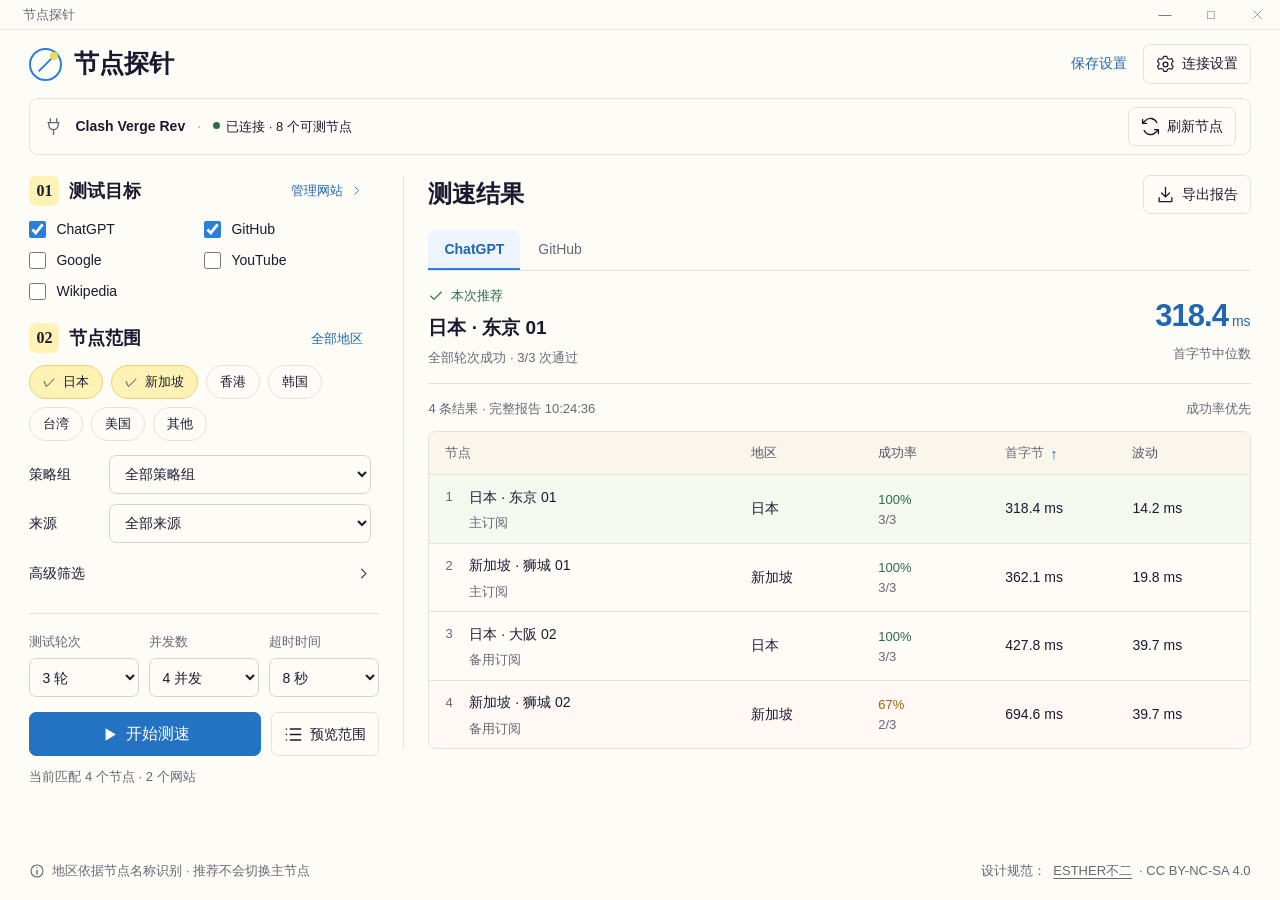
<file: prototypes/ui/03-测速结果.html>
<!DOCTYPE html>
<!-- 从 ESTHER不二 template-app 结构改编；署名与许可见页脚及原型说明。 -->
<html lang="zh-CN">
<head>
  <meta charset="utf-8">
  <meta name="viewport" content="width=device-width,initial-scale=1">
  <meta name="color-scheme" content="light">
  <title>测速结果 · 节点探针</title>
  <link rel="stylesheet" href="assets/prototype.css">
  <script defer src="assets/prototype.js"></script>
  <script defer src="assets/alpine.min.js"></script>
</head>
<body data-start="done">
<svg width="0" height="0" aria-hidden="true" style="position:absolute">
 <defs>
  <symbol id="i-settings" viewBox="0 0 24 24"><path d="m9 3 1-1h4l1 3 3 1 3-1 2 4-2 2v3l2 2-2 4-3-1-3 1-1 3h-4l-1-3-3-1-3 1-2-4 2-2v-3L1 9l2-4 3 1 3-1Z" transform="translate(1 0) scale(.9)"/><circle cx="12" cy="12" r="3"/></symbol>
  <symbol id="i-refresh" viewBox="0 0 24 24"><path d="M20 7a9 9 0 0 0-15-2L2 8m0-5v5h5m-3 9a9 9 0 0 0 15 2l3-3m0 5v-5h-5"/></symbol>
  <symbol id="i-play" viewBox="0 0 24 24"><path d="m7 4 13 8-13 8Z" fill="currentColor" stroke="none"/></symbol>
  <symbol id="i-stop" viewBox="0 0 24 24"><rect x="5" y="5" width="14" height="14" rx="1" fill="currentColor" stroke="none"/></symbol>
  <symbol id="i-close" viewBox="0 0 24 24"><path d="m5 5 14 14M19 5 5 19"/></symbol>
  <symbol id="i-download" viewBox="0 0 24 24"><path d="M12 3v12m-5-5 5 5 5-5M4 16v5h16v-5"/></symbol>
  <symbol id="i-chevron" viewBox="0 0 24 24"><path d="m9 5 7 7-7 7"/></symbol>
  <symbol id="i-list" viewBox="0 0 24 24"><path d="M8 5h13M8 12h13M8 19h13M3 5h.1M3 12h.1M3 19h.1" stroke-width="2"/></symbol>
  <symbol id="i-plug" viewBox="0 0 24 24"><path d="M8 2v5m8-5v5M6 7h12v3a6 6 0 0 1-12 0V7m6 9v6M5 7h14"/></symbol>
  <symbol id="i-info" viewBox="0 0 24 24"><circle cx="12" cy="12" r="9"/><path d="M12 11v6m0-10v.1" stroke-width="2"/></symbol>
  <symbol id="i-doc" viewBox="0 0 24 24"><path d="M5 2h9l5 5v15H5V2m9 0v5h5M8 11h8M8 15h8M8 19h5"/></symbol>
  <symbol id="i-check" viewBox="0 0 24 24"><path d="m4 12 5 5L20 6"/></symbol>
  <symbol id="i-globe" viewBox="0 0 24 24"><circle cx="12" cy="12" r="9"/><ellipse cx="12" cy="12" rx="4" ry="9"/><path d="M3 12h18"/></symbol>
  <symbol id="i-alert" viewBox="0 0 24 24"><path d="m12 3 10 18H2L12 3m0 6v6m0 3v.1" stroke-width="1.7"/></symbol>
 </defs>
</svg>
<div class="app-window" x-data="probeUI" x-cloak>
 <div class="titlebar" aria-hidden="true"><span>节点探针</span><div class="window-actions"><span>—</span><span>□</span><span><svg class="icon"><use href="#i-close"/></svg></span></div></div>
 <header class="app-header">
  <div class="brand"><span class="brand-mark" aria-hidden="true"></span><h1>节点探针</h1></div>
  <div class="header-actions"><button class="quiet save-settings" @click="saveSettings()" :disabled="running">保存设置</button><button @click="openModal('connection')" :disabled="running"><svg class="icon"><use href="#i-settings"/></svg>连接设置</button></div>
 </header>
 <div class="connection-bar">
  <div class="connection-copy"><svg class="icon" aria-hidden="true"><use href="#i-plug"/></svg><strong>Clash Verge Rev</strong><span class="separator">·</span><span class="status-text"><i class="status-dot" :class="{connected:connected}"></i><span x-text="connected ? '已连接 · 8 个可测节点' : '待连接 · 请刷新节点'"></span></span></div>
  <button class="refresh-button" @click="refresh()" :disabled="running"><svg class="icon"><use href="#i-refresh"/></svg>刷新节点</button>
 </div>
 <main class="workspace">
  <aside class="configuration" aria-label="测速配置">
   <fieldset class="config-content" :disabled="running">
    <section class="filter-section">
     <div class="section-heading"><h2><span class="step">01</span>测试目标</h2><button class="quiet manage-sites" @click="openModal('sites')">管理网站<svg class="icon" style="width:13px;height:13px"><use href="#i-chevron"/></svg></button></div>
     <div class="site-options"><template x-for="site in sites" :key="site.id"><label class="site-option"><input type="checkbox" :value="site.id" x-model="selectedSites" :aria-label="'测试 '+site.name"><span x-text="site.name"></span></label></template></div>
    </section>
    <section class="filter-section">
     <div class="section-heading"><h2><span class="step">02</span>节点范围</h2><button class="quiet" @click="regions=[]">全部地区</button></div>
     <div class="region-options" aria-label="地区选择"><template x-for="region in regionList" :key="region.id"><button class="chip" :aria-pressed="regions.includes(region.id)" @click="toggleRegion(region.id)"><span class="check" aria-hidden="true">✓</span><span x-text="region.name"></span></button></template></div>
     <div class="scope-fields">
      <label for="group">策略组</label><select id="group" x-model="group"><option value="">全部策略组</option><option value="Asia">亚洲线路</option><option value="All">全部线路</option></select>
      <label for="provider">来源</label><select id="provider" x-model="provider"><option value="">全部来源</option><option>主订阅</option><option>备用订阅</option></select>
     </div>
     <button class="advanced-toggle" @click="advanced=!advanced" :aria-expanded="advanced" aria-controls="advanced-fields"><span>高级筛选<span class="muted small" x-show="include||exclude||limit||manualNodes.length"> · 已限定</span></span><svg class="icon"><use href="#i-chevron"/></svg></button>
     <div class="advanced-fields" id="advanced-fields" x-show="advanced" x-transition:enter="transition" x-transition:enter-start="opacity-0" x-transition:enter-end="opacity-100">
      <label class="field"><span>名称包含</span><input id="include" x-model="include" placeholder="留空不限制，例如：东京, 专线"><span class="hint">多个关键词用英文逗号分隔。</span></label>
      <label class="field"><span>名称排除</span><input id="exclude" x-model="exclude" placeholder="留空不排除，例如：备用, 测试"></label>
      <label class="field"><span>最多节点数</span><input id="limit" type="number" min="0" max="200" x-model.number="limit"><span class="hint">0 表示不限制。</span></label>
      <div class="inline-summary"><span class="small muted" x-text="manualNodes.length ? '手动选择 '+manualNodes.length+' 个节点' : '全部匹配节点'"></span><button class="quiet" @click="openModal('nodes')">手动选择</button></div>
     </div>
    </section>
   </fieldset>
   <div class="configuration-footer">
    <fieldset class="sampling" :disabled="running">
     <label class="field"><span>测试轮次</span><select id="rounds" x-model.number="rounds"><option value="1">1 轮</option><option value="3">3 轮</option><option value="5">5 轮</option><option value="10">10 轮</option></select></label>
     <label class="field"><span>并发数</span><select id="workers" x-model.number="workers"><option value="1">1 并发</option><option value="2">2 并发</option><option value="4">4 并发</option><option value="8">8 并发</option></select></label>
     <label class="field"><span>超时时间</span><select id="timeout" x-model.number="timeout"><option value="5">5 秒</option><option value="8">8 秒</option><option value="15">15 秒</option><option value="30">30 秒</option></select></label>
    </fieldset>
    <div class="action-row"><button class="primary start-button" x-show="!running" @click="startRun()"><svg class="icon"><use href="#i-play"/></svg>开始测速</button><button class="primary stop-button" x-show="running" @click="stopRun()"><svg class="icon"><use href="#i-stop"/></svg>停止测速</button><button class="preview-button" @click="openModal('nodes')" :disabled="running"><svg class="icon"><use href="#i-list"/></svg>预览范围</button></div>
    <p class="preview-summary" x-text="connected ? '当前匹配 '+candidates.length+' 个节点 · '+selectedSites.length+' 个网站' : '连接客户端后可预览节点范围'"></p>
   </div>
  </aside>
  <section class="results" aria-labelledby="results-heading">
   <div class="results-header"><h2 id="results-heading">测速结果</h2><button class="export-button" :disabled="!report||running" @click="openModal('export')"><svg class="icon"><use href="#i-download"/></svg>导出报告</button></div>
   <nav class="tabs" x-ref="tabs" role="tablist" aria-label="按网站查看结果"><span class="tab-marker" :style="'left:'+tabLeft+'px;width:'+tabWidth+'px'"></span><template x-for="site in reportSites.length ? reportSites : [sites[0]]" :key="site.id"><button class="tab" role="tab" :aria-selected="activeSite===site.id" @click="activeSite=site.id" x-text="site.name"></button></template></nav>
   <div class="result-scroll" aria-live="polite">
    <div class="run-strip" x-show="running"><div class="strip-head"><strong>正在测速<span class="muted small"> · <span x-text="sites.find(s=>s.id===activeSite)?.name"></span></span></strong><button class="quiet" @click="stopRun()">停止</button></div><p>完成全部轮次后，为每个网站分别推荐节点。</p><div class="progress-track"><div class="progress-fill" :style="'transform:scaleX('+progress/total+')'"></div></div><div class="progress-meta"><span class="numeric" x-text="progress+' / '+total+' 次请求已完成'"></span><span>当前结果持续更新</span></div></div>
    <div class="run-strip warning" x-show="screen==='stopped'"><div class="strip-head"><strong>测速已停止</strong><button class="quiet" @click="startRun()">重新测速</button></div><p x-text="report ? '本次任务未生成报告，下方保留上次完整结果。' : '本次任务未生成完整报告，可调整范围后重新测速。'"></p></div>
    <div class="run-strip error" x-show="screen==='error'"><div class="strip-head"><strong>无法连接 Clash Verge Rev</strong><button class="quiet" @click="openModal('connection')">检查连接</button></div><p>请确认客户端正在运行，或在连接设置中选择内核和配置文件。</p></div>
    <div class="recommendation" x-show="recommendation">
     <div><div class="recommend-label"><svg class="icon" style="width:16px;height:16px"><use href="#i-check"/></svg><span x-text="screen==='stopped'?'上次完整报告的推荐':'本次推荐'"></span></div><h3 x-text="recommendation?.name"></h3><p>全部轮次成功 · <span x-text="recommendation?.successes"></span>/<span x-text="recommendation?.total"></span> 次通过</p></div>
     <div class="recommend-metric numeric"><b x-text="recommendation?.median_ms.toFixed(1)" style="font-weight:600"></b><span>ms</span><p class="small muted" style="letter-spacing:0;text-align:right;margin-top:2px;font-weight:400">首字节中位数</p></div>
    </div>
    <div class="empty-state" x-show="!hasRows&&!running">
     <template x-if="screen==='empty'"><div class="big-icon"><svg class="icon"><use href="#i-list"/></svg></div></template>
     <template x-if="screen==='error'"><div class="big-icon"><svg class="icon"><use href="#i-plug"/></svg></div></template>
     <div class="probe-diagram" x-show="screen!=='empty'&&screen!=='error'"><div class="server-stack"><span><i></i><i></i></span><span><i></i><i></i></span><span><i></i><i></i></span></div><span class="diagram-path"></span><div class="target-window"><svg class="icon"><use href="#i-globe"/></svg></div></div>
     <h3 x-text="screen==='empty' ? '没有匹配的节点' : screen==='error' ? '连接客户端，读取节点' : screen==='stopped' ? '调整范围，重新开始' : '选择范围，开始第一次测速'"></h3>
     <p x-text="screen==='empty' ? '试试扩大地区范围，或清空高级筛选条件。' : screen==='error' ? '完成连接后，即可选择网站与地区进行测速。' : '完成后，每个网站会得到独立排名与推荐。'"></p>
     <button x-show="screen==='empty'" @click="regions=['jp','sg'];include='';exclude='';manualNodes=[];limit=0;screen='idle'">恢复默认范围</button>
     <button x-show="screen==='error'" @click="refresh()">重新连接</button>
    </div>
    <div class="report-toolbar" x-show="hasRows"><span x-text="rows.length+' 条结果' + (report&&!running?' · 完整报告 '+report.time:'')"></span><span>成功率优先</span></div>
    <div class="table-wrap">
     <table class="result-table"><thead><tr><th :aria-sort="sort==='name'?(sortDirection===1?'ascending':'descending'):'none'"><button class="sort-header" @click="toggleSort('name')" aria-label="按节点名称排序">节点<span class="sort-arrow" x-show="sort==='name'" x-text="sortDirection===1?'↑':'↓'"></span></button></th><th>地区</th><th>成功率</th><th :aria-sort="sort==='latency'?(sortDirection===1?'ascending':'descending'):'none'"><button class="sort-header" @click="toggleSort('latency')" aria-label="按首字节耗时排序">首字节<span class="sort-arrow" x-show="sort==='latency'" x-text="sortDirection===1?'↑':'↓'"></span></button></th><th>波动</th></tr></thead><tbody>
      <template x-for="(row,index) in rows" :key="row.id+'-'+row.site_id"><tr :class="{best:recommendation?.id===row.id,failed:row.successes<row.total}">
       <td><div class="node-title"><span class="rank" x-text="index+1"></span><button class="node-button" @click="showDetail(row)" :title="row.name" x-text="row.name"></button></div><div class="node-provider" x-text="row.provider"></div></td>
       <td x-text="regionName(row.region)"></td><td><span class="rate-badge numeric" :class="{partial:row.successes<row.total}" x-text="Math.round(row.successes/row.total*100)+'%'"></span><div class="small muted numeric" x-text="row.successes+'/'+row.total"></div></td><td class="numeric" x-text="ms(row.median_ms)"></td><td class="numeric" x-text="ms(row.jitter_ms)"></td>
      </tr></template>
     </tbody></table>
     <div class="table-empty" x-show="!hasRows"><svg class="icon"><use href="#i-doc"/></svg><strong x-text="running ? '正在等待首组结果' : '尚无完整测速结果'"></strong><p x-show="screen==='idle'">请在左侧选择范围后，点击“开始测速”。</p></div>
    </div>
   </div>
  </section>
 </main>
 <footer class="app-footer"><span><svg class="icon" style="width:16px;height:16px"><use href="#i-info"/></svg>地区依据节点名称识别 · 推荐不会切换主节点</span><span class="credit">设计规范：<a href="https://github.com/esthersjw/esther-design-system" target="_blank" rel="noreferrer">ESTHER不二</a> · CC BY-NC-SA 4.0</span></footer>
 <dialog x-ref="dialog" :class="{wide:['sites','nodes','detail'].includes(modal)}" @cancel.prevent="closeModal()" @click="if($event.target===$refs.dialog)closeModal()" aria-labelledby="dialog-title">
  <div class="dialog-header"><h2 id="dialog-title" x-text="modalTitle"></h2><button class="icon-button close-dialog" aria-label="关闭弹窗" @click="closeModal()"><svg class="icon"><use href="#i-close"/></svg></button></div>
  <div class="dialog-body">
   <section x-show="modal==='connection'">
    <div class="segmented"><button :class="{active:connMode==='auto'}" @click="connMode='auto';modalError=''">自动发现</button><button :class="{active:connMode==='manual'}" @click="connMode='manual';modalError=''">手动配置</button></div>
    <div x-show="connMode==='auto'"><div class="connection-detect"><div class="big-icon"><svg class="icon"><use href="#i-plug"/></svg></div><h3 x-text="detected?'已发现 Clash Verge Rev':'查找正在运行的 Clash 客户端'"></h3><p x-text="detected?'内核可用 · 本机控制接口已识别':'请保持 Clash Verge Rev 打开并运行代理内核。'"></p><button @click="detectConnection()"><svg class="icon"><use href="#i-refresh"/></svg><span x-text="detected?'重新检测':'检测客户端'"></span></button></div><dl class="key-values" x-show="detected"><dt>客户端</dt><dd>Clash Verge Rev</dd><dt>内核</dt><dd>Mihomo</dd><dt>控制接口</dt><dd>Windows named pipe</dd><dt>出站网卡</dt><dd>以太网</dd></dl></div>
    <div class="connection-fields" x-show="connMode==='manual'"><p class="dialog-intro">优先自动发现。未找到客户端时，再指定实际生效的文件路径。</p><label class="field"><span>Mihomo 内核路径</span><div class="path-row"><input id="binary-path" x-model="connection.binary" placeholder="请选择 Mihomo 可执行文件"><button @click="browse('binary')">浏览</button></div></label><label class="field"><span>生效配置路径</span><div class="path-row"><input id="config-path" x-model="connection.config" placeholder="请选择当前生效的 YAML 配置"><button @click="browse('config')">浏览</button></div></label><label class="field"><span>内核工作目录</span><input x-model="connection.directory" placeholder="留空使用配置文件所在目录"><span class="hint">provider 的相对缓存路径以此目录为准。</span></label><div class="form-row"><label class="field"><span>控制器地址</span><input x-model="connection.controller" placeholder="http://127.0.0.1:9090"></label><label class="field"><span>出站物理网卡</span><input x-model="connection.interface" placeholder="自动识别，例如：以太网"></label></div><label class="field"><span>Windows named pipe</span><input x-model="connection.pipe" placeholder="留空从配置文件读取"><span class="hint">无需填写控制器密码或订阅令牌。</span></label></div>
   </section>
   <section x-show="modal==='sites'">
    <div class="manager-toolbar"><p>选择轻量页面作为测试地址。</p><button class="primary add-site" @click="editSite()">＋ 添加网站</button></div>
    <div class="remove-question" x-show="pendingDelete"><p>移除这个网站？已有测速报告会保留。</p><div><button @click="pendingDelete=''">保留</button><button class="danger" @click="removeSite(pendingDelete)">确认移除</button></div></div>
    <ul class="site-management-list"><template x-for="site in sites" :key="site.id"><li class="site-management-row"><div><div class="site-name" x-text="site.name"></div><div class="site-url" x-text="site.url"></div><div class="site-code" x-text="'预期状态码：'+site.statuses.join(', ') + (site.locked?' · 专用 trace 校验':'')"></div></div><div class="site-actions"><button class="quiet" :disabled="!!site.locked" @click="editSite(site)" :aria-label="'编辑 '+site.name">编辑</button><button class="quiet danger" :disabled="!!site.locked" @click="pendingDelete=site.id" :aria-label="'移除 '+site.name">移除</button></div></li></template></ul>
   </section>
   <section x-show="modal==='site-edit'">
    <form id="site-form" @submit.prevent="applySite()" novalidate><p class="dialog-intro">使用不需要登录、且不含私人凭据的 HTTP / HTTPS 地址。</p><label class="field"><span>网站名称</span><input x-ref="siteName" id="site-name" x-model="siteDraft.name" placeholder="例如：Notion" maxlength="80"></label><label class="field"><span>测试地址</span><input id="site-url" type="url" x-model="siteDraft.url" placeholder="https://www.notion.so/"></label><label class="field"><span>预期状态码</span><input id="site-statuses" x-model="siteDraft.statuses" placeholder="200, 204"><span class="hint">多个状态码用英文逗号分隔。</span></label></form>
   </section>
   <section x-show="modal==='nodes'">
    <p class="dialog-intro">只显示符合当前地区、策略组与筛选条件的节点。未勾选时，测试全部匹配节点。</p>
    <div class="node-search"><input id="node-search" x-model="nodeSearch" placeholder="搜索节点名称" aria-label="搜索节点名称"><span x-text="'匹配 '+matchedNodes.length+' 个节点'"></span></div>
    <div class="node-list-actions"><span x-text="'已勾选 '+nodeDraft.length+' 个'"></span><div><button class="quiet" @click="selectVisible()">全选当前列表</button><button class="quiet" @click="nodeDraft=[]">清空勾选</button></div></div>
    <div class="node-list"><template x-for="node in visibleNodes" :key="node.id"><label class="node-choice"><input type="checkbox" :value="node.id" x-model="nodeDraft" :aria-label="node.name"><span><span x-text="node.name"></span><small x-text="node.provider"></small></span><span class="region-label" x-text="regionName(node.region)"></span></label></template><div class="table-empty" x-show="!visibleNodes.length"><strong>没有找到匹配节点</strong><p>请调整搜索词或返回修改筛选条件。</p></div></div>
   </section>
   <section x-show="modal==='detail'">
    <p class="detail-node" x-text="detailRow?.name"></p><p class="detail-meta"><span x-text="detailRow?.site_name"></span> · <span x-text="detailRow?.url"></span><br><span x-text="regionName(detailRow?.region)"></span> · <span x-text="detailRow?.provider"></span></p>
    <div class="detail-metrics"><div><span>成功次数</span><strong x-text="detailRow?.successes+'/'+detailRow?.total"></strong></div><div><span>首字节中位数</span><strong x-text="ms(detailRow?.median_ms)"></strong></div><div><span>波动</span><strong x-text="ms(detailRow?.jitter_ms)"></strong></div></div>
    <div class="detail-table-wrap"><table class="detail-table"><thead><tr><th>轮次</th><th>结果</th><th>状态码</th><th>首字节</th><th>总耗时</th><th>说明</th></tr></thead><tbody><template x-for="sample in detailRow?.samples || []" :key="sample.round"><tr><td class="numeric" x-text="sample.round"></td><td :class="sample.ok?'success':'failure'" x-text="sample.ok?'成功':'失败'"></td><td class="numeric" x-text="sample.status||'—'"></td><td class="numeric" x-text="ms(sample.ttfb_ms)"></td><td class="numeric" x-text="ms(sample.total_ms)"></td><td x-text="sample.reason"></td></tr></template></tbody></table></div>
    <p class="small muted" style="margin-top:18px">首字节耗时不是 ping，也不代表模型生成速度。</p>
   </section>
   <section x-show="modal==='export'">
    <p class="dialog-intro">导出这次完整测速报告，便于复测和比较。</p>
    <div class="format-options"><label class="format-option"><input type="radio" value="csv" x-model="format" name="format"><span><strong>CSV 表格</strong><small>节点汇总，可使用 Excel 打开</small></span></label><label class="format-option"><input type="radio" value="json" x-model="format" name="format"><span><strong>JSON 完整报告</strong><small>包含各轮请求和失败原因</small></span></label></div>
    <div class="export-summary"><span>测试网站</span><strong x-text="report?.sites.map(s=>s.name).join('、')"></strong></div><div class="export-summary"><span>节点 / 结果</span><span x-text="report?.nodes+' 个节点 / '+report?.rows.length+' 条结果'"></span></div>
    <label class="toggle-line"><input type="checkbox" x-model="includeFailures">包含未通过全部轮次的节点</label><p class="small muted">报告包含节点名称与测试地址，不包含节点密码。</p>
   </section>
   <p class="form-error" x-show="modalError" x-text="modalError" role="alert"></p>
  </div>
  <div class="dialog-footer">
   <template x-if="modal==='connection'&&connMode==='manual'"><div class="footer-note">留空字段按默认值处理。</div></template>
   <template x-if="modal==='nodes'"><div class="footer-note" x-text="nodeDraft.length?'将测试 '+nodeDraft.length+' 个已选节点':'将测试全部匹配节点'"></div></template>
   <button @click="modal==='site-edit' ? modal='sites' : closeModal()" x-text="['detail','sites'].includes(modal)?'关闭':'取消'"></button>
   <button class="primary save-connection" x-show="modal==='connection'" @click="saveConnection()">保存连接</button>
   <button class="primary" x-show="modal==='nodes'" @click="applyNodes()">应用范围</button>
   <button class="primary save-site" type="submit" form="site-form" x-show="modal==='site-edit'">保存网站</button>
   <button class="primary download-report" x-show="modal==='export'" @click="exportReport()"><svg class="icon"><use href="#i-download"/></svg>导出报告</button>
  </div>
 </dialog>
 <div class="toast" :class="{error:toastError}" x-show="toast" x-transition.opacity role="status"><svg class="icon"><use :href="toastError?'#i-alert':'#i-check'"/></svg><span x-text="toast"></span></div>
</div>
</body>
</html>
</file>
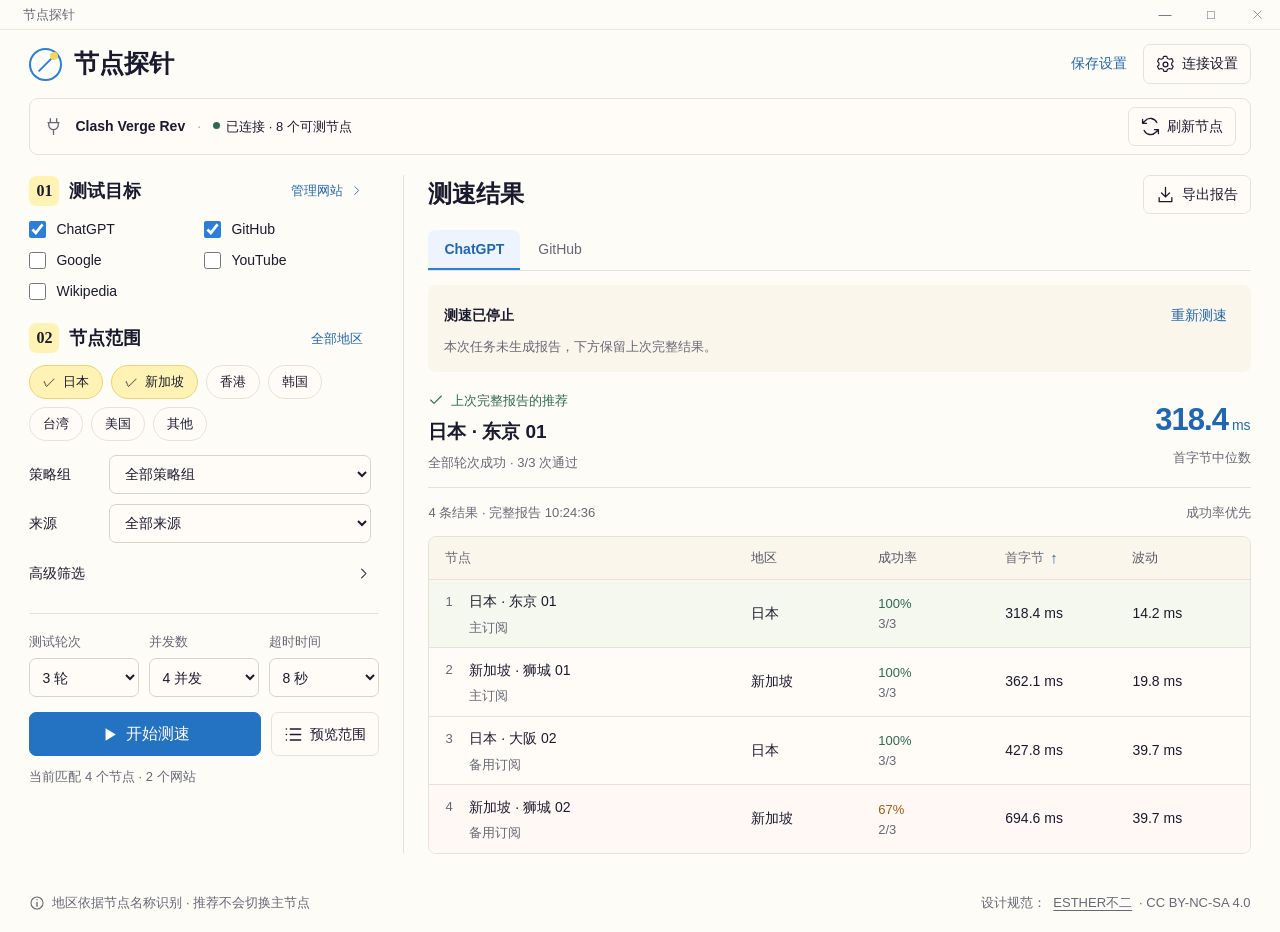
<file: prototypes/ui/04-已取消.html>
<!DOCTYPE html>
<!-- 从 ESTHER不二 template-app 结构改编；署名与许可见页脚及原型说明。 -->
<html lang="zh-CN">
<head>
  <meta charset="utf-8">
  <meta name="viewport" content="width=device-width,initial-scale=1">
  <meta name="color-scheme" content="light">
  <title>已取消 · 节点探针</title>
  <link rel="stylesheet" href="assets/prototype.css">
  <script defer src="assets/prototype.js"></script>
  <script defer src="assets/alpine.min.js"></script>
</head>
<body data-start="stopped">
<svg width="0" height="0" aria-hidden="true" style="position:absolute">
 <defs>
  <symbol id="i-settings" viewBox="0 0 24 24"><path d="m9 3 1-1h4l1 3 3 1 3-1 2 4-2 2v3l2 2-2 4-3-1-3 1-1 3h-4l-1-3-3-1-3 1-2-4 2-2v-3L1 9l2-4 3 1 3-1Z" transform="translate(1 0) scale(.9)"/><circle cx="12" cy="12" r="3"/></symbol>
  <symbol id="i-refresh" viewBox="0 0 24 24"><path d="M20 7a9 9 0 0 0-15-2L2 8m0-5v5h5m-3 9a9 9 0 0 0 15 2l3-3m0 5v-5h-5"/></symbol>
  <symbol id="i-play" viewBox="0 0 24 24"><path d="m7 4 13 8-13 8Z" fill="currentColor" stroke="none"/></symbol>
  <symbol id="i-stop" viewBox="0 0 24 24"><rect x="5" y="5" width="14" height="14" rx="1" fill="currentColor" stroke="none"/></symbol>
  <symbol id="i-close" viewBox="0 0 24 24"><path d="m5 5 14 14M19 5 5 19"/></symbol>
  <symbol id="i-download" viewBox="0 0 24 24"><path d="M12 3v12m-5-5 5 5 5-5M4 16v5h16v-5"/></symbol>
  <symbol id="i-chevron" viewBox="0 0 24 24"><path d="m9 5 7 7-7 7"/></symbol>
  <symbol id="i-list" viewBox="0 0 24 24"><path d="M8 5h13M8 12h13M8 19h13M3 5h.1M3 12h.1M3 19h.1" stroke-width="2"/></symbol>
  <symbol id="i-plug" viewBox="0 0 24 24"><path d="M8 2v5m8-5v5M6 7h12v3a6 6 0 0 1-12 0V7m6 9v6M5 7h14"/></symbol>
  <symbol id="i-info" viewBox="0 0 24 24"><circle cx="12" cy="12" r="9"/><path d="M12 11v6m0-10v.1" stroke-width="2"/></symbol>
  <symbol id="i-doc" viewBox="0 0 24 24"><path d="M5 2h9l5 5v15H5V2m9 0v5h5M8 11h8M8 15h8M8 19h5"/></symbol>
  <symbol id="i-check" viewBox="0 0 24 24"><path d="m4 12 5 5L20 6"/></symbol>
  <symbol id="i-globe" viewBox="0 0 24 24"><circle cx="12" cy="12" r="9"/><ellipse cx="12" cy="12" rx="4" ry="9"/><path d="M3 12h18"/></symbol>
  <symbol id="i-alert" viewBox="0 0 24 24"><path d="m12 3 10 18H2L12 3m0 6v6m0 3v.1" stroke-width="1.7"/></symbol>
 </defs>
</svg>
<div class="app-window" x-data="probeUI" x-cloak>
 <div class="titlebar" aria-hidden="true"><span>节点探针</span><div class="window-actions"><span>—</span><span>□</span><span><svg class="icon"><use href="#i-close"/></svg></span></div></div>
 <header class="app-header">
  <div class="brand"><span class="brand-mark" aria-hidden="true"></span><h1>节点探针</h1></div>
  <div class="header-actions"><button class="quiet save-settings" @click="saveSettings()" :disabled="running">保存设置</button><button @click="openModal('connection')" :disabled="running"><svg class="icon"><use href="#i-settings"/></svg>连接设置</button></div>
 </header>
 <div class="connection-bar">
  <div class="connection-copy"><svg class="icon" aria-hidden="true"><use href="#i-plug"/></svg><strong>Clash Verge Rev</strong><span class="separator">·</span><span class="status-text"><i class="status-dot" :class="{connected:connected}"></i><span x-text="connected ? '已连接 · 8 个可测节点' : '待连接 · 请刷新节点'"></span></span></div>
  <button class="refresh-button" @click="refresh()" :disabled="running"><svg class="icon"><use href="#i-refresh"/></svg>刷新节点</button>
 </div>
 <main class="workspace">
  <aside class="configuration" aria-label="测速配置">
   <fieldset class="config-content" :disabled="running">
    <section class="filter-section">
     <div class="section-heading"><h2><span class="step">01</span>测试目标</h2><button class="quiet manage-sites" @click="openModal('sites')">管理网站<svg class="icon" style="width:13px;height:13px"><use href="#i-chevron"/></svg></button></div>
     <div class="site-options"><template x-for="site in sites" :key="site.id"><label class="site-option"><input type="checkbox" :value="site.id" x-model="selectedSites" :aria-label="'测试 '+site.name"><span x-text="site.name"></span></label></template></div>
    </section>
    <section class="filter-section">
     <div class="section-heading"><h2><span class="step">02</span>节点范围</h2><button class="quiet" @click="regions=[]">全部地区</button></div>
     <div class="region-options" aria-label="地区选择"><template x-for="region in regionList" :key="region.id"><button class="chip" :aria-pressed="regions.includes(region.id)" @click="toggleRegion(region.id)"><span class="check" aria-hidden="true">✓</span><span x-text="region.name"></span></button></template></div>
     <div class="scope-fields">
      <label for="group">策略组</label><select id="group" x-model="group"><option value="">全部策略组</option><option value="Asia">亚洲线路</option><option value="All">全部线路</option></select>
      <label for="provider">来源</label><select id="provider" x-model="provider"><option value="">全部来源</option><option>主订阅</option><option>备用订阅</option></select>
     </div>
     <button class="advanced-toggle" @click="advanced=!advanced" :aria-expanded="advanced" aria-controls="advanced-fields"><span>高级筛选<span class="muted small" x-show="include||exclude||limit||manualNodes.length"> · 已限定</span></span><svg class="icon"><use href="#i-chevron"/></svg></button>
     <div class="advanced-fields" id="advanced-fields" x-show="advanced" x-transition:enter="transition" x-transition:enter-start="opacity-0" x-transition:enter-end="opacity-100">
      <label class="field"><span>名称包含</span><input id="include" x-model="include" placeholder="留空不限制，例如：东京, 专线"><span class="hint">多个关键词用英文逗号分隔。</span></label>
      <label class="field"><span>名称排除</span><input id="exclude" x-model="exclude" placeholder="留空不排除，例如：备用, 测试"></label>
      <label class="field"><span>最多节点数</span><input id="limit" type="number" min="0" max="200" x-model.number="limit"><span class="hint">0 表示不限制。</span></label>
      <div class="inline-summary"><span class="small muted" x-text="manualNodes.length ? '手动选择 '+manualNodes.length+' 个节点' : '全部匹配节点'"></span><button class="quiet" @click="openModal('nodes')">手动选择</button></div>
     </div>
    </section>
   </fieldset>
   <div class="configuration-footer">
    <fieldset class="sampling" :disabled="running">
     <label class="field"><span>测试轮次</span><select id="rounds" x-model.number="rounds"><option value="1">1 轮</option><option value="3">3 轮</option><option value="5">5 轮</option><option value="10">10 轮</option></select></label>
     <label class="field"><span>并发数</span><select id="workers" x-model.number="workers"><option value="1">1 并发</option><option value="2">2 并发</option><option value="4">4 并发</option><option value="8">8 并发</option></select></label>
     <label class="field"><span>超时时间</span><select id="timeout" x-model.number="timeout"><option value="5">5 秒</option><option value="8">8 秒</option><option value="15">15 秒</option><option value="30">30 秒</option></select></label>
    </fieldset>
    <div class="action-row"><button class="primary start-button" x-show="!running" @click="startRun()"><svg class="icon"><use href="#i-play"/></svg>开始测速</button><button class="primary stop-button" x-show="running" @click="stopRun()"><svg class="icon"><use href="#i-stop"/></svg>停止测速</button><button class="preview-button" @click="openModal('nodes')" :disabled="running"><svg class="icon"><use href="#i-list"/></svg>预览范围</button></div>
    <p class="preview-summary" x-text="connected ? '当前匹配 '+candidates.length+' 个节点 · '+selectedSites.length+' 个网站' : '连接客户端后可预览节点范围'"></p>
   </div>
  </aside>
  <section class="results" aria-labelledby="results-heading">
   <div class="results-header"><h2 id="results-heading">测速结果</h2><button class="export-button" :disabled="!report||running" @click="openModal('export')"><svg class="icon"><use href="#i-download"/></svg>导出报告</button></div>
   <nav class="tabs" x-ref="tabs" role="tablist" aria-label="按网站查看结果"><span class="tab-marker" :style="'left:'+tabLeft+'px;width:'+tabWidth+'px'"></span><template x-for="site in reportSites.length ? reportSites : [sites[0]]" :key="site.id"><button class="tab" role="tab" :aria-selected="activeSite===site.id" @click="activeSite=site.id" x-text="site.name"></button></template></nav>
   <div class="result-scroll" aria-live="polite">
    <div class="run-strip" x-show="running"><div class="strip-head"><strong>正在测速<span class="muted small"> · <span x-text="sites.find(s=>s.id===activeSite)?.name"></span></span></strong><button class="quiet" @click="stopRun()">停止</button></div><p>完成全部轮次后，为每个网站分别推荐节点。</p><div class="progress-track"><div class="progress-fill" :style="'transform:scaleX('+progress/total+')'"></div></div><div class="progress-meta"><span class="numeric" x-text="progress+' / '+total+' 次请求已完成'"></span><span>当前结果持续更新</span></div></div>
    <div class="run-strip warning" x-show="screen==='stopped'"><div class="strip-head"><strong>测速已停止</strong><button class="quiet" @click="startRun()">重新测速</button></div><p x-text="report ? '本次任务未生成报告，下方保留上次完整结果。' : '本次任务未生成完整报告，可调整范围后重新测速。'"></p></div>
    <div class="run-strip error" x-show="screen==='error'"><div class="strip-head"><strong>无法连接 Clash Verge Rev</strong><button class="quiet" @click="openModal('connection')">检查连接</button></div><p>请确认客户端正在运行，或在连接设置中选择内核和配置文件。</p></div>
    <div class="recommendation" x-show="recommendation">
     <div><div class="recommend-label"><svg class="icon" style="width:16px;height:16px"><use href="#i-check"/></svg><span x-text="screen==='stopped'?'上次完整报告的推荐':'本次推荐'"></span></div><h3 x-text="recommendation?.name"></h3><p>全部轮次成功 · <span x-text="recommendation?.successes"></span>/<span x-text="recommendation?.total"></span> 次通过</p></div>
     <div class="recommend-metric numeric"><b x-text="recommendation?.median_ms.toFixed(1)" style="font-weight:600"></b><span>ms</span><p class="small muted" style="letter-spacing:0;text-align:right;margin-top:2px;font-weight:400">首字节中位数</p></div>
    </div>
    <div class="empty-state" x-show="!hasRows&&!running">
     <template x-if="screen==='empty'"><div class="big-icon"><svg class="icon"><use href="#i-list"/></svg></div></template>
     <template x-if="screen==='error'"><div class="big-icon"><svg class="icon"><use href="#i-plug"/></svg></div></template>
     <div class="probe-diagram" x-show="screen!=='empty'&&screen!=='error'"><div class="server-stack"><span><i></i><i></i></span><span><i></i><i></i></span><span><i></i><i></i></span></div><span class="diagram-path"></span><div class="target-window"><svg class="icon"><use href="#i-globe"/></svg></div></div>
     <h3 x-text="screen==='empty' ? '没有匹配的节点' : screen==='error' ? '连接客户端，读取节点' : screen==='stopped' ? '调整范围，重新开始' : '选择范围，开始第一次测速'"></h3>
     <p x-text="screen==='empty' ? '试试扩大地区范围，或清空高级筛选条件。' : screen==='error' ? '完成连接后，即可选择网站与地区进行测速。' : '完成后，每个网站会得到独立排名与推荐。'"></p>
     <button x-show="screen==='empty'" @click="regions=['jp','sg'];include='';exclude='';manualNodes=[];limit=0;screen='idle'">恢复默认范围</button>
     <button x-show="screen==='error'" @click="refresh()">重新连接</button>
    </div>
    <div class="report-toolbar" x-show="hasRows"><span x-text="rows.length+' 条结果' + (report&&!running?' · 完整报告 '+report.time:'')"></span><span>成功率优先</span></div>
    <div class="table-wrap">
     <table class="result-table"><thead><tr><th :aria-sort="sort==='name'?(sortDirection===1?'ascending':'descending'):'none'"><button class="sort-header" @click="toggleSort('name')" aria-label="按节点名称排序">节点<span class="sort-arrow" x-show="sort==='name'" x-text="sortDirection===1?'↑':'↓'"></span></button></th><th>地区</th><th>成功率</th><th :aria-sort="sort==='latency'?(sortDirection===1?'ascending':'descending'):'none'"><button class="sort-header" @click="toggleSort('latency')" aria-label="按首字节耗时排序">首字节<span class="sort-arrow" x-show="sort==='latency'" x-text="sortDirection===1?'↑':'↓'"></span></button></th><th>波动</th></tr></thead><tbody>
      <template x-for="(row,index) in rows" :key="row.id+'-'+row.site_id"><tr :class="{best:recommendation?.id===row.id,failed:row.successes<row.total}">
       <td><div class="node-title"><span class="rank" x-text="index+1"></span><button class="node-button" @click="showDetail(row)" :title="row.name" x-text="row.name"></button></div><div class="node-provider" x-text="row.provider"></div></td>
       <td x-text="regionName(row.region)"></td><td><span class="rate-badge numeric" :class="{partial:row.successes<row.total}" x-text="Math.round(row.successes/row.total*100)+'%'"></span><div class="small muted numeric" x-text="row.successes+'/'+row.total"></div></td><td class="numeric" x-text="ms(row.median_ms)"></td><td class="numeric" x-text="ms(row.jitter_ms)"></td>
      </tr></template>
     </tbody></table>
     <div class="table-empty" x-show="!hasRows"><svg class="icon"><use href="#i-doc"/></svg><strong x-text="running ? '正在等待首组结果' : '尚无完整测速结果'"></strong><p x-show="screen==='idle'">请在左侧选择范围后，点击“开始测速”。</p></div>
    </div>
   </div>
  </section>
 </main>
 <footer class="app-footer"><span><svg class="icon" style="width:16px;height:16px"><use href="#i-info"/></svg>地区依据节点名称识别 · 推荐不会切换主节点</span><span class="credit">设计规范：<a href="https://github.com/esthersjw/esther-design-system" target="_blank" rel="noreferrer">ESTHER不二</a> · CC BY-NC-SA 4.0</span></footer>
 <dialog x-ref="dialog" :class="{wide:['sites','nodes','detail'].includes(modal)}" @cancel.prevent="closeModal()" @click="if($event.target===$refs.dialog)closeModal()" aria-labelledby="dialog-title">
  <div class="dialog-header"><h2 id="dialog-title" x-text="modalTitle"></h2><button class="icon-button close-dialog" aria-label="关闭弹窗" @click="closeModal()"><svg class="icon"><use href="#i-close"/></svg></button></div>
  <div class="dialog-body">
   <section x-show="modal==='connection'">
    <div class="segmented"><button :class="{active:connMode==='auto'}" @click="connMode='auto';modalError=''">自动发现</button><button :class="{active:connMode==='manual'}" @click="connMode='manual';modalError=''">手动配置</button></div>
    <div x-show="connMode==='auto'"><div class="connection-detect"><div class="big-icon"><svg class="icon"><use href="#i-plug"/></svg></div><h3 x-text="detected?'已发现 Clash Verge Rev':'查找正在运行的 Clash 客户端'"></h3><p x-text="detected?'内核可用 · 本机控制接口已识别':'请保持 Clash Verge Rev 打开并运行代理内核。'"></p><button @click="detectConnection()"><svg class="icon"><use href="#i-refresh"/></svg><span x-text="detected?'重新检测':'检测客户端'"></span></button></div><dl class="key-values" x-show="detected"><dt>客户端</dt><dd>Clash Verge Rev</dd><dt>内核</dt><dd>Mihomo</dd><dt>控制接口</dt><dd>Windows named pipe</dd><dt>出站网卡</dt><dd>以太网</dd></dl></div>
    <div class="connection-fields" x-show="connMode==='manual'"><p class="dialog-intro">优先自动发现。未找到客户端时，再指定实际生效的文件路径。</p><label class="field"><span>Mihomo 内核路径</span><div class="path-row"><input id="binary-path" x-model="connection.binary" placeholder="请选择 Mihomo 可执行文件"><button @click="browse('binary')">浏览</button></div></label><label class="field"><span>生效配置路径</span><div class="path-row"><input id="config-path" x-model="connection.config" placeholder="请选择当前生效的 YAML 配置"><button @click="browse('config')">浏览</button></div></label><label class="field"><span>内核工作目录</span><input x-model="connection.directory" placeholder="留空使用配置文件所在目录"><span class="hint">provider 的相对缓存路径以此目录为准。</span></label><div class="form-row"><label class="field"><span>控制器地址</span><input x-model="connection.controller" placeholder="http://127.0.0.1:9090"></label><label class="field"><span>出站物理网卡</span><input x-model="connection.interface" placeholder="自动识别，例如：以太网"></label></div><label class="field"><span>Windows named pipe</span><input x-model="connection.pipe" placeholder="留空从配置文件读取"><span class="hint">无需填写控制器密码或订阅令牌。</span></label></div>
   </section>
   <section x-show="modal==='sites'">
    <div class="manager-toolbar"><p>选择轻量页面作为测试地址。</p><button class="primary add-site" @click="editSite()">＋ 添加网站</button></div>
    <div class="remove-question" x-show="pendingDelete"><p>移除这个网站？已有测速报告会保留。</p><div><button @click="pendingDelete=''">保留</button><button class="danger" @click="removeSite(pendingDelete)">确认移除</button></div></div>
    <ul class="site-management-list"><template x-for="site in sites" :key="site.id"><li class="site-management-row"><div><div class="site-name" x-text="site.name"></div><div class="site-url" x-text="site.url"></div><div class="site-code" x-text="'预期状态码：'+site.statuses.join(', ') + (site.locked?' · 专用 trace 校验':'')"></div></div><div class="site-actions"><button class="quiet" :disabled="!!site.locked" @click="editSite(site)" :aria-label="'编辑 '+site.name">编辑</button><button class="quiet danger" :disabled="!!site.locked" @click="pendingDelete=site.id" :aria-label="'移除 '+site.name">移除</button></div></li></template></ul>
   </section>
   <section x-show="modal==='site-edit'">
    <form id="site-form" @submit.prevent="applySite()" novalidate><p class="dialog-intro">使用不需要登录、且不含私人凭据的 HTTP / HTTPS 地址。</p><label class="field"><span>网站名称</span><input x-ref="siteName" id="site-name" x-model="siteDraft.name" placeholder="例如：Notion" maxlength="80"></label><label class="field"><span>测试地址</span><input id="site-url" type="url" x-model="siteDraft.url" placeholder="https://www.notion.so/"></label><label class="field"><span>预期状态码</span><input id="site-statuses" x-model="siteDraft.statuses" placeholder="200, 204"><span class="hint">多个状态码用英文逗号分隔。</span></label></form>
   </section>
   <section x-show="modal==='nodes'">
    <p class="dialog-intro">只显示符合当前地区、策略组与筛选条件的节点。未勾选时，测试全部匹配节点。</p>
    <div class="node-search"><input id="node-search" x-model="nodeSearch" placeholder="搜索节点名称" aria-label="搜索节点名称"><span x-text="'匹配 '+matchedNodes.length+' 个节点'"></span></div>
    <div class="node-list-actions"><span x-text="'已勾选 '+nodeDraft.length+' 个'"></span><div><button class="quiet" @click="selectVisible()">全选当前列表</button><button class="quiet" @click="nodeDraft=[]">清空勾选</button></div></div>
    <div class="node-list"><template x-for="node in visibleNodes" :key="node.id"><label class="node-choice"><input type="checkbox" :value="node.id" x-model="nodeDraft" :aria-label="node.name"><span><span x-text="node.name"></span><small x-text="node.provider"></small></span><span class="region-label" x-text="regionName(node.region)"></span></label></template><div class="table-empty" x-show="!visibleNodes.length"><strong>没有找到匹配节点</strong><p>请调整搜索词或返回修改筛选条件。</p></div></div>
   </section>
   <section x-show="modal==='detail'">
    <p class="detail-node" x-text="detailRow?.name"></p><p class="detail-meta"><span x-text="detailRow?.site_name"></span> · <span x-text="detailRow?.url"></span><br><span x-text="regionName(detailRow?.region)"></span> · <span x-text="detailRow?.provider"></span></p>
    <div class="detail-metrics"><div><span>成功次数</span><strong x-text="detailRow?.successes+'/'+detailRow?.total"></strong></div><div><span>首字节中位数</span><strong x-text="ms(detailRow?.median_ms)"></strong></div><div><span>波动</span><strong x-text="ms(detailRow?.jitter_ms)"></strong></div></div>
    <div class="detail-table-wrap"><table class="detail-table"><thead><tr><th>轮次</th><th>结果</th><th>状态码</th><th>首字节</th><th>总耗时</th><th>说明</th></tr></thead><tbody><template x-for="sample in detailRow?.samples || []" :key="sample.round"><tr><td class="numeric" x-text="sample.round"></td><td :class="sample.ok?'success':'failure'" x-text="sample.ok?'成功':'失败'"></td><td class="numeric" x-text="sample.status||'—'"></td><td class="numeric" x-text="ms(sample.ttfb_ms)"></td><td class="numeric" x-text="ms(sample.total_ms)"></td><td x-text="sample.reason"></td></tr></template></tbody></table></div>
    <p class="small muted" style="margin-top:18px">首字节耗时不是 ping，也不代表模型生成速度。</p>
   </section>
   <section x-show="modal==='export'">
    <p class="dialog-intro">导出这次完整测速报告，便于复测和比较。</p>
    <div class="format-options"><label class="format-option"><input type="radio" value="csv" x-model="format" name="format"><span><strong>CSV 表格</strong><small>节点汇总，可使用 Excel 打开</small></span></label><label class="format-option"><input type="radio" value="json" x-model="format" name="format"><span><strong>JSON 完整报告</strong><small>包含各轮请求和失败原因</small></span></label></div>
    <div class="export-summary"><span>测试网站</span><strong x-text="report?.sites.map(s=>s.name).join('、')"></strong></div><div class="export-summary"><span>节点 / 结果</span><span x-text="report?.nodes+' 个节点 / '+report?.rows.length+' 条结果'"></span></div>
    <label class="toggle-line"><input type="checkbox" x-model="includeFailures">包含未通过全部轮次的节点</label><p class="small muted">报告包含节点名称与测试地址，不包含节点密码。</p>
   </section>
   <p class="form-error" x-show="modalError" x-text="modalError" role="alert"></p>
  </div>
  <div class="dialog-footer">
   <template x-if="modal==='connection'&&connMode==='manual'"><div class="footer-note">留空字段按默认值处理。</div></template>
   <template x-if="modal==='nodes'"><div class="footer-note" x-text="nodeDraft.length?'将测试 '+nodeDraft.length+' 个已选节点':'将测试全部匹配节点'"></div></template>
   <button @click="modal==='site-edit' ? modal='sites' : closeModal()" x-text="['detail','sites'].includes(modal)?'关闭':'取消'"></button>
   <button class="primary save-connection" x-show="modal==='connection'" @click="saveConnection()">保存连接</button>
   <button class="primary" x-show="modal==='nodes'" @click="applyNodes()">应用范围</button>
   <button class="primary save-site" type="submit" form="site-form" x-show="modal==='site-edit'">保存网站</button>
   <button class="primary download-report" x-show="modal==='export'" @click="exportReport()"><svg class="icon"><use href="#i-download"/></svg>导出报告</button>
  </div>
 </dialog>
 <div class="toast" :class="{error:toastError}" x-show="toast" x-transition.opacity role="status"><svg class="icon"><use :href="toastError?'#i-alert':'#i-check'"/></svg><span x-text="toast"></span></div>
</div>
</body>
</html>
</file>
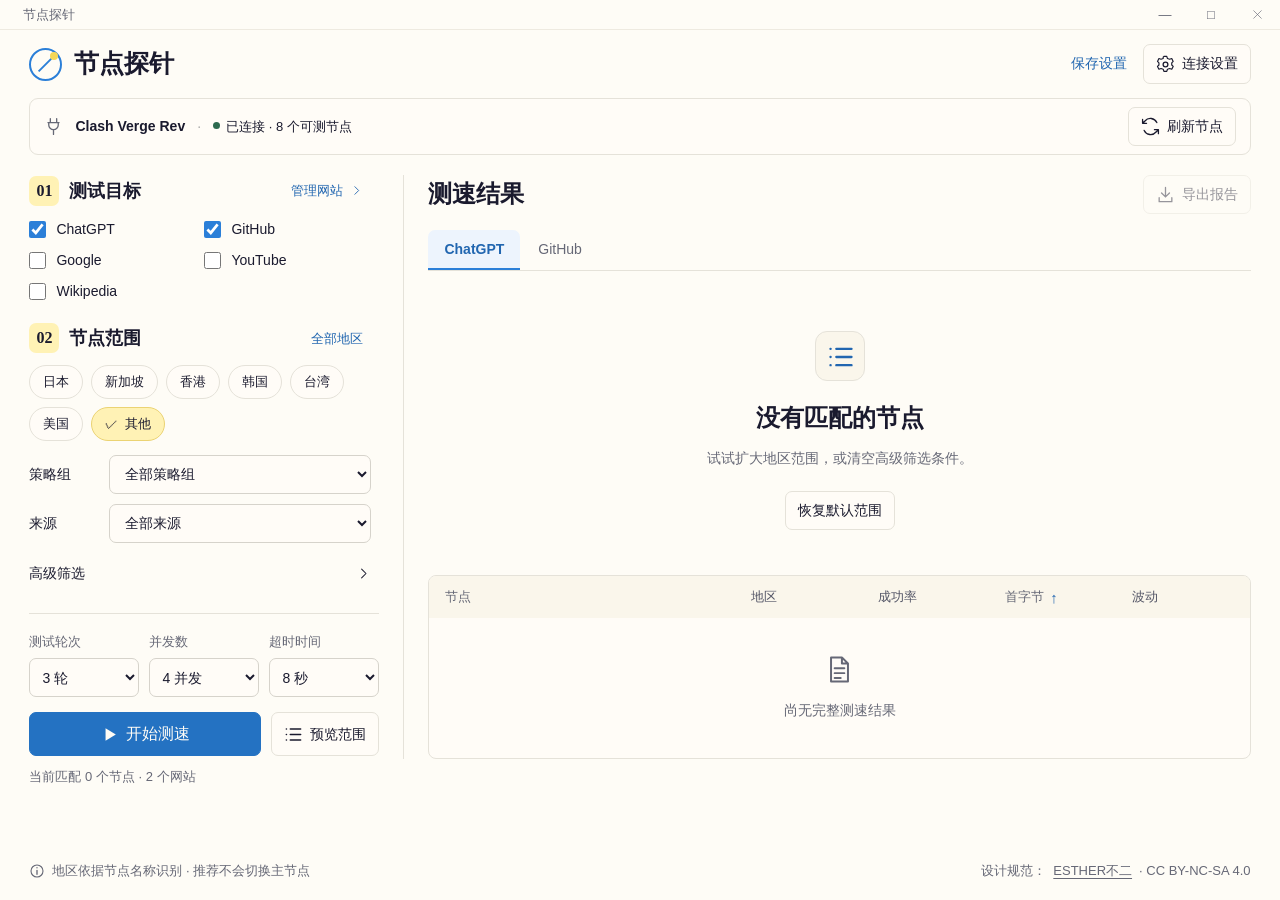
<file: prototypes/ui/05-无匹配节点.html>
<!DOCTYPE html>
<!-- 从 ESTHER不二 template-app 结构改编；署名与许可见页脚及原型说明。 -->
<html lang="zh-CN">
<head>
  <meta charset="utf-8">
  <meta name="viewport" content="width=device-width,initial-scale=1">
  <meta name="color-scheme" content="light">
  <title>无匹配节点 · 节点探针</title>
  <link rel="stylesheet" href="assets/prototype.css">
  <script defer src="assets/prototype.js"></script>
  <script defer src="assets/alpine.min.js"></script>
</head>
<body data-start="empty">
<svg width="0" height="0" aria-hidden="true" style="position:absolute">
 <defs>
  <symbol id="i-settings" viewBox="0 0 24 24"><path d="m9 3 1-1h4l1 3 3 1 3-1 2 4-2 2v3l2 2-2 4-3-1-3 1-1 3h-4l-1-3-3-1-3 1-2-4 2-2v-3L1 9l2-4 3 1 3-1Z" transform="translate(1 0) scale(.9)"/><circle cx="12" cy="12" r="3"/></symbol>
  <symbol id="i-refresh" viewBox="0 0 24 24"><path d="M20 7a9 9 0 0 0-15-2L2 8m0-5v5h5m-3 9a9 9 0 0 0 15 2l3-3m0 5v-5h-5"/></symbol>
  <symbol id="i-play" viewBox="0 0 24 24"><path d="m7 4 13 8-13 8Z" fill="currentColor" stroke="none"/></symbol>
  <symbol id="i-stop" viewBox="0 0 24 24"><rect x="5" y="5" width="14" height="14" rx="1" fill="currentColor" stroke="none"/></symbol>
  <symbol id="i-close" viewBox="0 0 24 24"><path d="m5 5 14 14M19 5 5 19"/></symbol>
  <symbol id="i-download" viewBox="0 0 24 24"><path d="M12 3v12m-5-5 5 5 5-5M4 16v5h16v-5"/></symbol>
  <symbol id="i-chevron" viewBox="0 0 24 24"><path d="m9 5 7 7-7 7"/></symbol>
  <symbol id="i-list" viewBox="0 0 24 24"><path d="M8 5h13M8 12h13M8 19h13M3 5h.1M3 12h.1M3 19h.1" stroke-width="2"/></symbol>
  <symbol id="i-plug" viewBox="0 0 24 24"><path d="M8 2v5m8-5v5M6 7h12v3a6 6 0 0 1-12 0V7m6 9v6M5 7h14"/></symbol>
  <symbol id="i-info" viewBox="0 0 24 24"><circle cx="12" cy="12" r="9"/><path d="M12 11v6m0-10v.1" stroke-width="2"/></symbol>
  <symbol id="i-doc" viewBox="0 0 24 24"><path d="M5 2h9l5 5v15H5V2m9 0v5h5M8 11h8M8 15h8M8 19h5"/></symbol>
  <symbol id="i-check" viewBox="0 0 24 24"><path d="m4 12 5 5L20 6"/></symbol>
  <symbol id="i-globe" viewBox="0 0 24 24"><circle cx="12" cy="12" r="9"/><ellipse cx="12" cy="12" rx="4" ry="9"/><path d="M3 12h18"/></symbol>
  <symbol id="i-alert" viewBox="0 0 24 24"><path d="m12 3 10 18H2L12 3m0 6v6m0 3v.1" stroke-width="1.7"/></symbol>
 </defs>
</svg>
<div class="app-window" x-data="probeUI" x-cloak>
 <div class="titlebar" aria-hidden="true"><span>节点探针</span><div class="window-actions"><span>—</span><span>□</span><span><svg class="icon"><use href="#i-close"/></svg></span></div></div>
 <header class="app-header">
  <div class="brand"><span class="brand-mark" aria-hidden="true"></span><h1>节点探针</h1></div>
  <div class="header-actions"><button class="quiet save-settings" @click="saveSettings()" :disabled="running">保存设置</button><button @click="openModal('connection')" :disabled="running"><svg class="icon"><use href="#i-settings"/></svg>连接设置</button></div>
 </header>
 <div class="connection-bar">
  <div class="connection-copy"><svg class="icon" aria-hidden="true"><use href="#i-plug"/></svg><strong>Clash Verge Rev</strong><span class="separator">·</span><span class="status-text"><i class="status-dot" :class="{connected:connected}"></i><span x-text="connected ? '已连接 · 8 个可测节点' : '待连接 · 请刷新节点'"></span></span></div>
  <button class="refresh-button" @click="refresh()" :disabled="running"><svg class="icon"><use href="#i-refresh"/></svg>刷新节点</button>
 </div>
 <main class="workspace">
  <aside class="configuration" aria-label="测速配置">
   <fieldset class="config-content" :disabled="running">
    <section class="filter-section">
     <div class="section-heading"><h2><span class="step">01</span>测试目标</h2><button class="quiet manage-sites" @click="openModal('sites')">管理网站<svg class="icon" style="width:13px;height:13px"><use href="#i-chevron"/></svg></button></div>
     <div class="site-options"><template x-for="site in sites" :key="site.id"><label class="site-option"><input type="checkbox" :value="site.id" x-model="selectedSites" :aria-label="'测试 '+site.name"><span x-text="site.name"></span></label></template></div>
    </section>
    <section class="filter-section">
     <div class="section-heading"><h2><span class="step">02</span>节点范围</h2><button class="quiet" @click="regions=[]">全部地区</button></div>
     <div class="region-options" aria-label="地区选择"><template x-for="region in regionList" :key="region.id"><button class="chip" :aria-pressed="regions.includes(region.id)" @click="toggleRegion(region.id)"><span class="check" aria-hidden="true">✓</span><span x-text="region.name"></span></button></template></div>
     <div class="scope-fields">
      <label for="group">策略组</label><select id="group" x-model="group"><option value="">全部策略组</option><option value="Asia">亚洲线路</option><option value="All">全部线路</option></select>
      <label for="provider">来源</label><select id="provider" x-model="provider"><option value="">全部来源</option><option>主订阅</option><option>备用订阅</option></select>
     </div>
     <button class="advanced-toggle" @click="advanced=!advanced" :aria-expanded="advanced" aria-controls="advanced-fields"><span>高级筛选<span class="muted small" x-show="include||exclude||limit||manualNodes.length"> · 已限定</span></span><svg class="icon"><use href="#i-chevron"/></svg></button>
     <div class="advanced-fields" id="advanced-fields" x-show="advanced" x-transition:enter="transition" x-transition:enter-start="opacity-0" x-transition:enter-end="opacity-100">
      <label class="field"><span>名称包含</span><input id="include" x-model="include" placeholder="留空不限制，例如：东京, 专线"><span class="hint">多个关键词用英文逗号分隔。</span></label>
      <label class="field"><span>名称排除</span><input id="exclude" x-model="exclude" placeholder="留空不排除，例如：备用, 测试"></label>
      <label class="field"><span>最多节点数</span><input id="limit" type="number" min="0" max="200" x-model.number="limit"><span class="hint">0 表示不限制。</span></label>
      <div class="inline-summary"><span class="small muted" x-text="manualNodes.length ? '手动选择 '+manualNodes.length+' 个节点' : '全部匹配节点'"></span><button class="quiet" @click="openModal('nodes')">手动选择</button></div>
     </div>
    </section>
   </fieldset>
   <div class="configuration-footer">
    <fieldset class="sampling" :disabled="running">
     <label class="field"><span>测试轮次</span><select id="rounds" x-model.number="rounds"><option value="1">1 轮</option><option value="3">3 轮</option><option value="5">5 轮</option><option value="10">10 轮</option></select></label>
     <label class="field"><span>并发数</span><select id="workers" x-model.number="workers"><option value="1">1 并发</option><option value="2">2 并发</option><option value="4">4 并发</option><option value="8">8 并发</option></select></label>
     <label class="field"><span>超时时间</span><select id="timeout" x-model.number="timeout"><option value="5">5 秒</option><option value="8">8 秒</option><option value="15">15 秒</option><option value="30">30 秒</option></select></label>
    </fieldset>
    <div class="action-row"><button class="primary start-button" x-show="!running" @click="startRun()"><svg class="icon"><use href="#i-play"/></svg>开始测速</button><button class="primary stop-button" x-show="running" @click="stopRun()"><svg class="icon"><use href="#i-stop"/></svg>停止测速</button><button class="preview-button" @click="openModal('nodes')" :disabled="running"><svg class="icon"><use href="#i-list"/></svg>预览范围</button></div>
    <p class="preview-summary" x-text="connected ? '当前匹配 '+candidates.length+' 个节点 · '+selectedSites.length+' 个网站' : '连接客户端后可预览节点范围'"></p>
   </div>
  </aside>
  <section class="results" aria-labelledby="results-heading">
   <div class="results-header"><h2 id="results-heading">测速结果</h2><button class="export-button" :disabled="!report||running" @click="openModal('export')"><svg class="icon"><use href="#i-download"/></svg>导出报告</button></div>
   <nav class="tabs" x-ref="tabs" role="tablist" aria-label="按网站查看结果"><span class="tab-marker" :style="'left:'+tabLeft+'px;width:'+tabWidth+'px'"></span><template x-for="site in reportSites.length ? reportSites : [sites[0]]" :key="site.id"><button class="tab" role="tab" :aria-selected="activeSite===site.id" @click="activeSite=site.id" x-text="site.name"></button></template></nav>
   <div class="result-scroll" aria-live="polite">
    <div class="run-strip" x-show="running"><div class="strip-head"><strong>正在测速<span class="muted small"> · <span x-text="sites.find(s=>s.id===activeSite)?.name"></span></span></strong><button class="quiet" @click="stopRun()">停止</button></div><p>完成全部轮次后，为每个网站分别推荐节点。</p><div class="progress-track"><div class="progress-fill" :style="'transform:scaleX('+progress/total+')'"></div></div><div class="progress-meta"><span class="numeric" x-text="progress+' / '+total+' 次请求已完成'"></span><span>当前结果持续更新</span></div></div>
    <div class="run-strip warning" x-show="screen==='stopped'"><div class="strip-head"><strong>测速已停止</strong><button class="quiet" @click="startRun()">重新测速</button></div><p x-text="report ? '本次任务未生成报告，下方保留上次完整结果。' : '本次任务未生成完整报告，可调整范围后重新测速。'"></p></div>
    <div class="run-strip error" x-show="screen==='error'"><div class="strip-head"><strong>无法连接 Clash Verge Rev</strong><button class="quiet" @click="openModal('connection')">检查连接</button></div><p>请确认客户端正在运行，或在连接设置中选择内核和配置文件。</p></div>
    <div class="recommendation" x-show="recommendation">
     <div><div class="recommend-label"><svg class="icon" style="width:16px;height:16px"><use href="#i-check"/></svg><span x-text="screen==='stopped'?'上次完整报告的推荐':'本次推荐'"></span></div><h3 x-text="recommendation?.name"></h3><p>全部轮次成功 · <span x-text="recommendation?.successes"></span>/<span x-text="recommendation?.total"></span> 次通过</p></div>
     <div class="recommend-metric numeric"><b x-text="recommendation?.median_ms.toFixed(1)" style="font-weight:600"></b><span>ms</span><p class="small muted" style="letter-spacing:0;text-align:right;margin-top:2px;font-weight:400">首字节中位数</p></div>
    </div>
    <div class="empty-state" x-show="!hasRows&&!running">
     <template x-if="screen==='empty'"><div class="big-icon"><svg class="icon"><use href="#i-list"/></svg></div></template>
     <template x-if="screen==='error'"><div class="big-icon"><svg class="icon"><use href="#i-plug"/></svg></div></template>
     <div class="probe-diagram" x-show="screen!=='empty'&&screen!=='error'"><div class="server-stack"><span><i></i><i></i></span><span><i></i><i></i></span><span><i></i><i></i></span></div><span class="diagram-path"></span><div class="target-window"><svg class="icon"><use href="#i-globe"/></svg></div></div>
     <h3 x-text="screen==='empty' ? '没有匹配的节点' : screen==='error' ? '连接客户端，读取节点' : screen==='stopped' ? '调整范围，重新开始' : '选择范围，开始第一次测速'"></h3>
     <p x-text="screen==='empty' ? '试试扩大地区范围，或清空高级筛选条件。' : screen==='error' ? '完成连接后，即可选择网站与地区进行测速。' : '完成后，每个网站会得到独立排名与推荐。'"></p>
     <button x-show="screen==='empty'" @click="regions=['jp','sg'];include='';exclude='';manualNodes=[];limit=0;screen='idle'">恢复默认范围</button>
     <button x-show="screen==='error'" @click="refresh()">重新连接</button>
    </div>
    <div class="report-toolbar" x-show="hasRows"><span x-text="rows.length+' 条结果' + (report&&!running?' · 完整报告 '+report.time:'')"></span><span>成功率优先</span></div>
    <div class="table-wrap">
     <table class="result-table"><thead><tr><th :aria-sort="sort==='name'?(sortDirection===1?'ascending':'descending'):'none'"><button class="sort-header" @click="toggleSort('name')" aria-label="按节点名称排序">节点<span class="sort-arrow" x-show="sort==='name'" x-text="sortDirection===1?'↑':'↓'"></span></button></th><th>地区</th><th>成功率</th><th :aria-sort="sort==='latency'?(sortDirection===1?'ascending':'descending'):'none'"><button class="sort-header" @click="toggleSort('latency')" aria-label="按首字节耗时排序">首字节<span class="sort-arrow" x-show="sort==='latency'" x-text="sortDirection===1?'↑':'↓'"></span></button></th><th>波动</th></tr></thead><tbody>
      <template x-for="(row,index) in rows" :key="row.id+'-'+row.site_id"><tr :class="{best:recommendation?.id===row.id,failed:row.successes<row.total}">
       <td><div class="node-title"><span class="rank" x-text="index+1"></span><button class="node-button" @click="showDetail(row)" :title="row.name" x-text="row.name"></button></div><div class="node-provider" x-text="row.provider"></div></td>
       <td x-text="regionName(row.region)"></td><td><span class="rate-badge numeric" :class="{partial:row.successes<row.total}" x-text="Math.round(row.successes/row.total*100)+'%'"></span><div class="small muted numeric" x-text="row.successes+'/'+row.total"></div></td><td class="numeric" x-text="ms(row.median_ms)"></td><td class="numeric" x-text="ms(row.jitter_ms)"></td>
      </tr></template>
     </tbody></table>
     <div class="table-empty" x-show="!hasRows"><svg class="icon"><use href="#i-doc"/></svg><strong x-text="running ? '正在等待首组结果' : '尚无完整测速结果'"></strong><p x-show="screen==='idle'">请在左侧选择范围后，点击“开始测速”。</p></div>
    </div>
   </div>
  </section>
 </main>
 <footer class="app-footer"><span><svg class="icon" style="width:16px;height:16px"><use href="#i-info"/></svg>地区依据节点名称识别 · 推荐不会切换主节点</span><span class="credit">设计规范：<a href="https://github.com/esthersjw/esther-design-system" target="_blank" rel="noreferrer">ESTHER不二</a> · CC BY-NC-SA 4.0</span></footer>
 <dialog x-ref="dialog" :class="{wide:['sites','nodes','detail'].includes(modal)}" @cancel.prevent="closeModal()" @click="if($event.target===$refs.dialog)closeModal()" aria-labelledby="dialog-title">
  <div class="dialog-header"><h2 id="dialog-title" x-text="modalTitle"></h2><button class="icon-button close-dialog" aria-label="关闭弹窗" @click="closeModal()"><svg class="icon"><use href="#i-close"/></svg></button></div>
  <div class="dialog-body">
   <section x-show="modal==='connection'">
    <div class="segmented"><button :class="{active:connMode==='auto'}" @click="connMode='auto';modalError=''">自动发现</button><button :class="{active:connMode==='manual'}" @click="connMode='manual';modalError=''">手动配置</button></div>
    <div x-show="connMode==='auto'"><div class="connection-detect"><div class="big-icon"><svg class="icon"><use href="#i-plug"/></svg></div><h3 x-text="detected?'已发现 Clash Verge Rev':'查找正在运行的 Clash 客户端'"></h3><p x-text="detected?'内核可用 · 本机控制接口已识别':'请保持 Clash Verge Rev 打开并运行代理内核。'"></p><button @click="detectConnection()"><svg class="icon"><use href="#i-refresh"/></svg><span x-text="detected?'重新检测':'检测客户端'"></span></button></div><dl class="key-values" x-show="detected"><dt>客户端</dt><dd>Clash Verge Rev</dd><dt>内核</dt><dd>Mihomo</dd><dt>控制接口</dt><dd>Windows named pipe</dd><dt>出站网卡</dt><dd>以太网</dd></dl></div>
    <div class="connection-fields" x-show="connMode==='manual'"><p class="dialog-intro">优先自动发现。未找到客户端时，再指定实际生效的文件路径。</p><label class="field"><span>Mihomo 内核路径</span><div class="path-row"><input id="binary-path" x-model="connection.binary" placeholder="请选择 Mihomo 可执行文件"><button @click="browse('binary')">浏览</button></div></label><label class="field"><span>生效配置路径</span><div class="path-row"><input id="config-path" x-model="connection.config" placeholder="请选择当前生效的 YAML 配置"><button @click="browse('config')">浏览</button></div></label><label class="field"><span>内核工作目录</span><input x-model="connection.directory" placeholder="留空使用配置文件所在目录"><span class="hint">provider 的相对缓存路径以此目录为准。</span></label><div class="form-row"><label class="field"><span>控制器地址</span><input x-model="connection.controller" placeholder="http://127.0.0.1:9090"></label><label class="field"><span>出站物理网卡</span><input x-model="connection.interface" placeholder="自动识别，例如：以太网"></label></div><label class="field"><span>Windows named pipe</span><input x-model="connection.pipe" placeholder="留空从配置文件读取"><span class="hint">无需填写控制器密码或订阅令牌。</span></label></div>
   </section>
   <section x-show="modal==='sites'">
    <div class="manager-toolbar"><p>选择轻量页面作为测试地址。</p><button class="primary add-site" @click="editSite()">＋ 添加网站</button></div>
    <div class="remove-question" x-show="pendingDelete"><p>移除这个网站？已有测速报告会保留。</p><div><button @click="pendingDelete=''">保留</button><button class="danger" @click="removeSite(pendingDelete)">确认移除</button></div></div>
    <ul class="site-management-list"><template x-for="site in sites" :key="site.id"><li class="site-management-row"><div><div class="site-name" x-text="site.name"></div><div class="site-url" x-text="site.url"></div><div class="site-code" x-text="'预期状态码：'+site.statuses.join(', ') + (site.locked?' · 专用 trace 校验':'')"></div></div><div class="site-actions"><button class="quiet" :disabled="!!site.locked" @click="editSite(site)" :aria-label="'编辑 '+site.name">编辑</button><button class="quiet danger" :disabled="!!site.locked" @click="pendingDelete=site.id" :aria-label="'移除 '+site.name">移除</button></div></li></template></ul>
   </section>
   <section x-show="modal==='site-edit'">
    <form id="site-form" @submit.prevent="applySite()" novalidate><p class="dialog-intro">使用不需要登录、且不含私人凭据的 HTTP / HTTPS 地址。</p><label class="field"><span>网站名称</span><input x-ref="siteName" id="site-name" x-model="siteDraft.name" placeholder="例如：Notion" maxlength="80"></label><label class="field"><span>测试地址</span><input id="site-url" type="url" x-model="siteDraft.url" placeholder="https://www.notion.so/"></label><label class="field"><span>预期状态码</span><input id="site-statuses" x-model="siteDraft.statuses" placeholder="200, 204"><span class="hint">多个状态码用英文逗号分隔。</span></label></form>
   </section>
   <section x-show="modal==='nodes'">
    <p class="dialog-intro">只显示符合当前地区、策略组与筛选条件的节点。未勾选时，测试全部匹配节点。</p>
    <div class="node-search"><input id="node-search" x-model="nodeSearch" placeholder="搜索节点名称" aria-label="搜索节点名称"><span x-text="'匹配 '+matchedNodes.length+' 个节点'"></span></div>
    <div class="node-list-actions"><span x-text="'已勾选 '+nodeDraft.length+' 个'"></span><div><button class="quiet" @click="selectVisible()">全选当前列表</button><button class="quiet" @click="nodeDraft=[]">清空勾选</button></div></div>
    <div class="node-list"><template x-for="node in visibleNodes" :key="node.id"><label class="node-choice"><input type="checkbox" :value="node.id" x-model="nodeDraft" :aria-label="node.name"><span><span x-text="node.name"></span><small x-text="node.provider"></small></span><span class="region-label" x-text="regionName(node.region)"></span></label></template><div class="table-empty" x-show="!visibleNodes.length"><strong>没有找到匹配节点</strong><p>请调整搜索词或返回修改筛选条件。</p></div></div>
   </section>
   <section x-show="modal==='detail'">
    <p class="detail-node" x-text="detailRow?.name"></p><p class="detail-meta"><span x-text="detailRow?.site_name"></span> · <span x-text="detailRow?.url"></span><br><span x-text="regionName(detailRow?.region)"></span> · <span x-text="detailRow?.provider"></span></p>
    <div class="detail-metrics"><div><span>成功次数</span><strong x-text="detailRow?.successes+'/'+detailRow?.total"></strong></div><div><span>首字节中位数</span><strong x-text="ms(detailRow?.median_ms)"></strong></div><div><span>波动</span><strong x-text="ms(detailRow?.jitter_ms)"></strong></div></div>
    <div class="detail-table-wrap"><table class="detail-table"><thead><tr><th>轮次</th><th>结果</th><th>状态码</th><th>首字节</th><th>总耗时</th><th>说明</th></tr></thead><tbody><template x-for="sample in detailRow?.samples || []" :key="sample.round"><tr><td class="numeric" x-text="sample.round"></td><td :class="sample.ok?'success':'failure'" x-text="sample.ok?'成功':'失败'"></td><td class="numeric" x-text="sample.status||'—'"></td><td class="numeric" x-text="ms(sample.ttfb_ms)"></td><td class="numeric" x-text="ms(sample.total_ms)"></td><td x-text="sample.reason"></td></tr></template></tbody></table></div>
    <p class="small muted" style="margin-top:18px">首字节耗时不是 ping，也不代表模型生成速度。</p>
   </section>
   <section x-show="modal==='export'">
    <p class="dialog-intro">导出这次完整测速报告，便于复测和比较。</p>
    <div class="format-options"><label class="format-option"><input type="radio" value="csv" x-model="format" name="format"><span><strong>CSV 表格</strong><small>节点汇总，可使用 Excel 打开</small></span></label><label class="format-option"><input type="radio" value="json" x-model="format" name="format"><span><strong>JSON 完整报告</strong><small>包含各轮请求和失败原因</small></span></label></div>
    <div class="export-summary"><span>测试网站</span><strong x-text="report?.sites.map(s=>s.name).join('、')"></strong></div><div class="export-summary"><span>节点 / 结果</span><span x-text="report?.nodes+' 个节点 / '+report?.rows.length+' 条结果'"></span></div>
    <label class="toggle-line"><input type="checkbox" x-model="includeFailures">包含未通过全部轮次的节点</label><p class="small muted">报告包含节点名称与测试地址，不包含节点密码。</p>
   </section>
   <p class="form-error" x-show="modalError" x-text="modalError" role="alert"></p>
  </div>
  <div class="dialog-footer">
   <template x-if="modal==='connection'&&connMode==='manual'"><div class="footer-note">留空字段按默认值处理。</div></template>
   <template x-if="modal==='nodes'"><div class="footer-note" x-text="nodeDraft.length?'将测试 '+nodeDraft.length+' 个已选节点':'将测试全部匹配节点'"></div></template>
   <button @click="modal==='site-edit' ? modal='sites' : closeModal()" x-text="['detail','sites'].includes(modal)?'关闭':'取消'"></button>
   <button class="primary save-connection" x-show="modal==='connection'" @click="saveConnection()">保存连接</button>
   <button class="primary" x-show="modal==='nodes'" @click="applyNodes()">应用范围</button>
   <button class="primary save-site" type="submit" form="site-form" x-show="modal==='site-edit'">保存网站</button>
   <button class="primary download-report" x-show="modal==='export'" @click="exportReport()"><svg class="icon"><use href="#i-download"/></svg>导出报告</button>
  </div>
 </dialog>
 <div class="toast" :class="{error:toastError}" x-show="toast" x-transition.opacity role="status"><svg class="icon"><use :href="toastError?'#i-alert':'#i-check'"/></svg><span x-text="toast"></span></div>
</div>
</body>
</html>
</file>
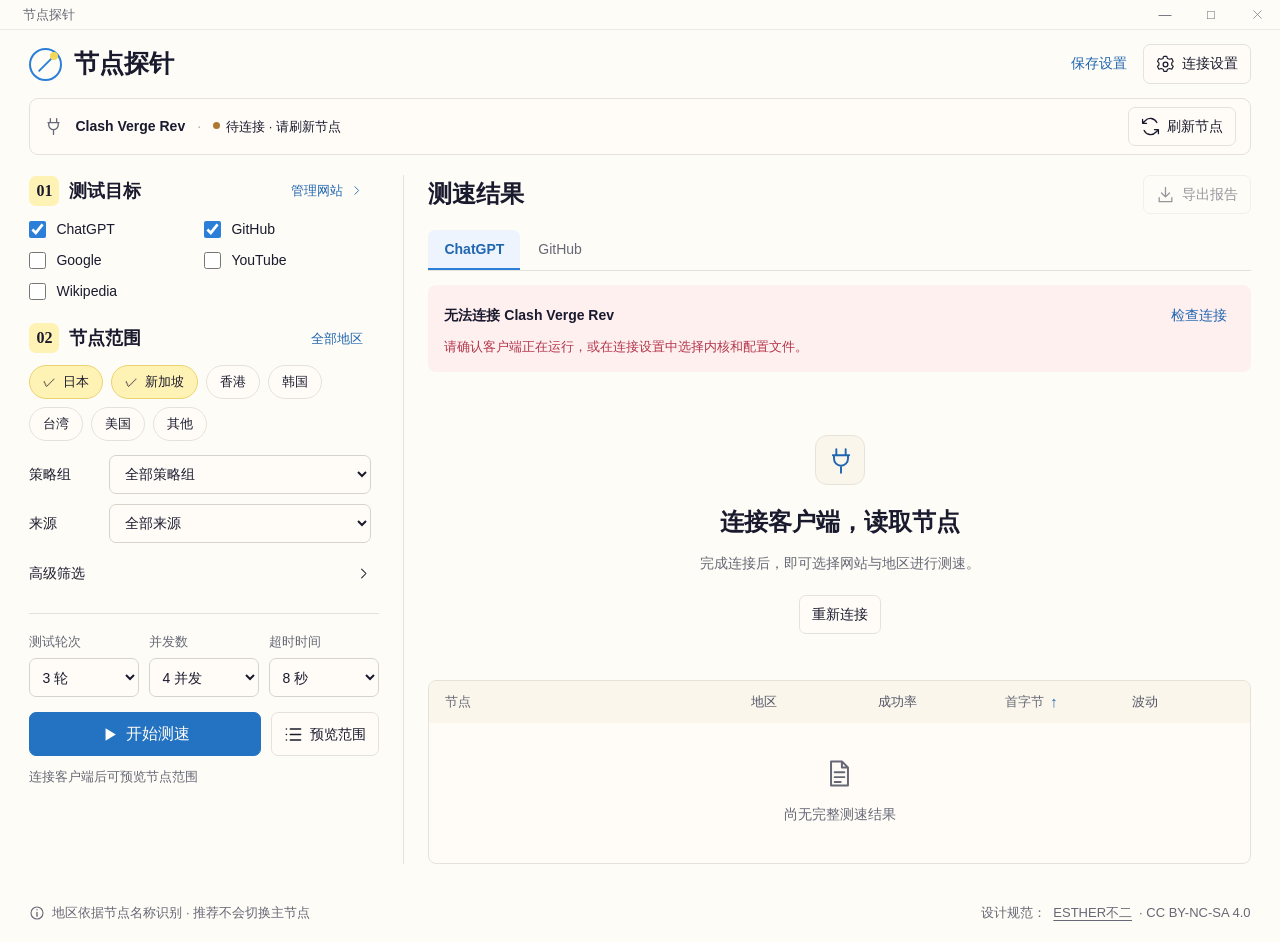
<file: prototypes/ui/06-连接失败.html>
<!DOCTYPE html>
<!-- 从 ESTHER不二 template-app 结构改编；署名与许可见页脚及原型说明。 -->
<html lang="zh-CN">
<head>
  <meta charset="utf-8">
  <meta name="viewport" content="width=device-width,initial-scale=1">
  <meta name="color-scheme" content="light">
  <title>连接失败 · 节点探针</title>
  <link rel="stylesheet" href="assets/prototype.css">
  <script defer src="assets/prototype.js"></script>
  <script defer src="assets/alpine.min.js"></script>
</head>
<body data-start="error">
<svg width="0" height="0" aria-hidden="true" style="position:absolute">
 <defs>
  <symbol id="i-settings" viewBox="0 0 24 24"><path d="m9 3 1-1h4l1 3 3 1 3-1 2 4-2 2v3l2 2-2 4-3-1-3 1-1 3h-4l-1-3-3-1-3 1-2-4 2-2v-3L1 9l2-4 3 1 3-1Z" transform="translate(1 0) scale(.9)"/><circle cx="12" cy="12" r="3"/></symbol>
  <symbol id="i-refresh" viewBox="0 0 24 24"><path d="M20 7a9 9 0 0 0-15-2L2 8m0-5v5h5m-3 9a9 9 0 0 0 15 2l3-3m0 5v-5h-5"/></symbol>
  <symbol id="i-play" viewBox="0 0 24 24"><path d="m7 4 13 8-13 8Z" fill="currentColor" stroke="none"/></symbol>
  <symbol id="i-stop" viewBox="0 0 24 24"><rect x="5" y="5" width="14" height="14" rx="1" fill="currentColor" stroke="none"/></symbol>
  <symbol id="i-close" viewBox="0 0 24 24"><path d="m5 5 14 14M19 5 5 19"/></symbol>
  <symbol id="i-download" viewBox="0 0 24 24"><path d="M12 3v12m-5-5 5 5 5-5M4 16v5h16v-5"/></symbol>
  <symbol id="i-chevron" viewBox="0 0 24 24"><path d="m9 5 7 7-7 7"/></symbol>
  <symbol id="i-list" viewBox="0 0 24 24"><path d="M8 5h13M8 12h13M8 19h13M3 5h.1M3 12h.1M3 19h.1" stroke-width="2"/></symbol>
  <symbol id="i-plug" viewBox="0 0 24 24"><path d="M8 2v5m8-5v5M6 7h12v3a6 6 0 0 1-12 0V7m6 9v6M5 7h14"/></symbol>
  <symbol id="i-info" viewBox="0 0 24 24"><circle cx="12" cy="12" r="9"/><path d="M12 11v6m0-10v.1" stroke-width="2"/></symbol>
  <symbol id="i-doc" viewBox="0 0 24 24"><path d="M5 2h9l5 5v15H5V2m9 0v5h5M8 11h8M8 15h8M8 19h5"/></symbol>
  <symbol id="i-check" viewBox="0 0 24 24"><path d="m4 12 5 5L20 6"/></symbol>
  <symbol id="i-globe" viewBox="0 0 24 24"><circle cx="12" cy="12" r="9"/><ellipse cx="12" cy="12" rx="4" ry="9"/><path d="M3 12h18"/></symbol>
  <symbol id="i-alert" viewBox="0 0 24 24"><path d="m12 3 10 18H2L12 3m0 6v6m0 3v.1" stroke-width="1.7"/></symbol>
 </defs>
</svg>
<div class="app-window" x-data="probeUI" x-cloak>
 <div class="titlebar" aria-hidden="true"><span>节点探针</span><div class="window-actions"><span>—</span><span>□</span><span><svg class="icon"><use href="#i-close"/></svg></span></div></div>
 <header class="app-header">
  <div class="brand"><span class="brand-mark" aria-hidden="true"></span><h1>节点探针</h1></div>
  <div class="header-actions"><button class="quiet save-settings" @click="saveSettings()" :disabled="running">保存设置</button><button @click="openModal('connection')" :disabled="running"><svg class="icon"><use href="#i-settings"/></svg>连接设置</button></div>
 </header>
 <div class="connection-bar">
  <div class="connection-copy"><svg class="icon" aria-hidden="true"><use href="#i-plug"/></svg><strong>Clash Verge Rev</strong><span class="separator">·</span><span class="status-text"><i class="status-dot" :class="{connected:connected}"></i><span x-text="connected ? '已连接 · 8 个可测节点' : '待连接 · 请刷新节点'"></span></span></div>
  <button class="refresh-button" @click="refresh()" :disabled="running"><svg class="icon"><use href="#i-refresh"/></svg>刷新节点</button>
 </div>
 <main class="workspace">
  <aside class="configuration" aria-label="测速配置">
   <fieldset class="config-content" :disabled="running">
    <section class="filter-section">
     <div class="section-heading"><h2><span class="step">01</span>测试目标</h2><button class="quiet manage-sites" @click="openModal('sites')">管理网站<svg class="icon" style="width:13px;height:13px"><use href="#i-chevron"/></svg></button></div>
     <div class="site-options"><template x-for="site in sites" :key="site.id"><label class="site-option"><input type="checkbox" :value="site.id" x-model="selectedSites" :aria-label="'测试 '+site.name"><span x-text="site.name"></span></label></template></div>
    </section>
    <section class="filter-section">
     <div class="section-heading"><h2><span class="step">02</span>节点范围</h2><button class="quiet" @click="regions=[]">全部地区</button></div>
     <div class="region-options" aria-label="地区选择"><template x-for="region in regionList" :key="region.id"><button class="chip" :aria-pressed="regions.includes(region.id)" @click="toggleRegion(region.id)"><span class="check" aria-hidden="true">✓</span><span x-text="region.name"></span></button></template></div>
     <div class="scope-fields">
      <label for="group">策略组</label><select id="group" x-model="group"><option value="">全部策略组</option><option value="Asia">亚洲线路</option><option value="All">全部线路</option></select>
      <label for="provider">来源</label><select id="provider" x-model="provider"><option value="">全部来源</option><option>主订阅</option><option>备用订阅</option></select>
     </div>
     <button class="advanced-toggle" @click="advanced=!advanced" :aria-expanded="advanced" aria-controls="advanced-fields"><span>高级筛选<span class="muted small" x-show="include||exclude||limit||manualNodes.length"> · 已限定</span></span><svg class="icon"><use href="#i-chevron"/></svg></button>
     <div class="advanced-fields" id="advanced-fields" x-show="advanced" x-transition:enter="transition" x-transition:enter-start="opacity-0" x-transition:enter-end="opacity-100">
      <label class="field"><span>名称包含</span><input id="include" x-model="include" placeholder="留空不限制，例如：东京, 专线"><span class="hint">多个关键词用英文逗号分隔。</span></label>
      <label class="field"><span>名称排除</span><input id="exclude" x-model="exclude" placeholder="留空不排除，例如：备用, 测试"></label>
      <label class="field"><span>最多节点数</span><input id="limit" type="number" min="0" max="200" x-model.number="limit"><span class="hint">0 表示不限制。</span></label>
      <div class="inline-summary"><span class="small muted" x-text="manualNodes.length ? '手动选择 '+manualNodes.length+' 个节点' : '全部匹配节点'"></span><button class="quiet" @click="openModal('nodes')">手动选择</button></div>
     </div>
    </section>
   </fieldset>
   <div class="configuration-footer">
    <fieldset class="sampling" :disabled="running">
     <label class="field"><span>测试轮次</span><select id="rounds" x-model.number="rounds"><option value="1">1 轮</option><option value="3">3 轮</option><option value="5">5 轮</option><option value="10">10 轮</option></select></label>
     <label class="field"><span>并发数</span><select id="workers" x-model.number="workers"><option value="1">1 并发</option><option value="2">2 并发</option><option value="4">4 并发</option><option value="8">8 并发</option></select></label>
     <label class="field"><span>超时时间</span><select id="timeout" x-model.number="timeout"><option value="5">5 秒</option><option value="8">8 秒</option><option value="15">15 秒</option><option value="30">30 秒</option></select></label>
    </fieldset>
    <div class="action-row"><button class="primary start-button" x-show="!running" @click="startRun()"><svg class="icon"><use href="#i-play"/></svg>开始测速</button><button class="primary stop-button" x-show="running" @click="stopRun()"><svg class="icon"><use href="#i-stop"/></svg>停止测速</button><button class="preview-button" @click="openModal('nodes')" :disabled="running"><svg class="icon"><use href="#i-list"/></svg>预览范围</button></div>
    <p class="preview-summary" x-text="connected ? '当前匹配 '+candidates.length+' 个节点 · '+selectedSites.length+' 个网站' : '连接客户端后可预览节点范围'"></p>
   </div>
  </aside>
  <section class="results" aria-labelledby="results-heading">
   <div class="results-header"><h2 id="results-heading">测速结果</h2><button class="export-button" :disabled="!report||running" @click="openModal('export')"><svg class="icon"><use href="#i-download"/></svg>导出报告</button></div>
   <nav class="tabs" x-ref="tabs" role="tablist" aria-label="按网站查看结果"><span class="tab-marker" :style="'left:'+tabLeft+'px;width:'+tabWidth+'px'"></span><template x-for="site in reportSites.length ? reportSites : [sites[0]]" :key="site.id"><button class="tab" role="tab" :aria-selected="activeSite===site.id" @click="activeSite=site.id" x-text="site.name"></button></template></nav>
   <div class="result-scroll" aria-live="polite">
    <div class="run-strip" x-show="running"><div class="strip-head"><strong>正在测速<span class="muted small"> · <span x-text="sites.find(s=>s.id===activeSite)?.name"></span></span></strong><button class="quiet" @click="stopRun()">停止</button></div><p>完成全部轮次后，为每个网站分别推荐节点。</p><div class="progress-track"><div class="progress-fill" :style="'transform:scaleX('+progress/total+')'"></div></div><div class="progress-meta"><span class="numeric" x-text="progress+' / '+total+' 次请求已完成'"></span><span>当前结果持续更新</span></div></div>
    <div class="run-strip warning" x-show="screen==='stopped'"><div class="strip-head"><strong>测速已停止</strong><button class="quiet" @click="startRun()">重新测速</button></div><p x-text="report ? '本次任务未生成报告，下方保留上次完整结果。' : '本次任务未生成完整报告，可调整范围后重新测速。'"></p></div>
    <div class="run-strip error" x-show="screen==='error'"><div class="strip-head"><strong>无法连接 Clash Verge Rev</strong><button class="quiet" @click="openModal('connection')">检查连接</button></div><p>请确认客户端正在运行，或在连接设置中选择内核和配置文件。</p></div>
    <div class="recommendation" x-show="recommendation">
     <div><div class="recommend-label"><svg class="icon" style="width:16px;height:16px"><use href="#i-check"/></svg><span x-text="screen==='stopped'?'上次完整报告的推荐':'本次推荐'"></span></div><h3 x-text="recommendation?.name"></h3><p>全部轮次成功 · <span x-text="recommendation?.successes"></span>/<span x-text="recommendation?.total"></span> 次通过</p></div>
     <div class="recommend-metric numeric"><b x-text="recommendation?.median_ms.toFixed(1)" style="font-weight:600"></b><span>ms</span><p class="small muted" style="letter-spacing:0;text-align:right;margin-top:2px;font-weight:400">首字节中位数</p></div>
    </div>
    <div class="empty-state" x-show="!hasRows&&!running">
     <template x-if="screen==='empty'"><div class="big-icon"><svg class="icon"><use href="#i-list"/></svg></div></template>
     <template x-if="screen==='error'"><div class="big-icon"><svg class="icon"><use href="#i-plug"/></svg></div></template>
     <div class="probe-diagram" x-show="screen!=='empty'&&screen!=='error'"><div class="server-stack"><span><i></i><i></i></span><span><i></i><i></i></span><span><i></i><i></i></span></div><span class="diagram-path"></span><div class="target-window"><svg class="icon"><use href="#i-globe"/></svg></div></div>
     <h3 x-text="screen==='empty' ? '没有匹配的节点' : screen==='error' ? '连接客户端，读取节点' : screen==='stopped' ? '调整范围，重新开始' : '选择范围，开始第一次测速'"></h3>
     <p x-text="screen==='empty' ? '试试扩大地区范围，或清空高级筛选条件。' : screen==='error' ? '完成连接后，即可选择网站与地区进行测速。' : '完成后，每个网站会得到独立排名与推荐。'"></p>
     <button x-show="screen==='empty'" @click="regions=['jp','sg'];include='';exclude='';manualNodes=[];limit=0;screen='idle'">恢复默认范围</button>
     <button x-show="screen==='error'" @click="refresh()">重新连接</button>
    </div>
    <div class="report-toolbar" x-show="hasRows"><span x-text="rows.length+' 条结果' + (report&&!running?' · 完整报告 '+report.time:'')"></span><span>成功率优先</span></div>
    <div class="table-wrap">
     <table class="result-table"><thead><tr><th :aria-sort="sort==='name'?(sortDirection===1?'ascending':'descending'):'none'"><button class="sort-header" @click="toggleSort('name')" aria-label="按节点名称排序">节点<span class="sort-arrow" x-show="sort==='name'" x-text="sortDirection===1?'↑':'↓'"></span></button></th><th>地区</th><th>成功率</th><th :aria-sort="sort==='latency'?(sortDirection===1?'ascending':'descending'):'none'"><button class="sort-header" @click="toggleSort('latency')" aria-label="按首字节耗时排序">首字节<span class="sort-arrow" x-show="sort==='latency'" x-text="sortDirection===1?'↑':'↓'"></span></button></th><th>波动</th></tr></thead><tbody>
      <template x-for="(row,index) in rows" :key="row.id+'-'+row.site_id"><tr :class="{best:recommendation?.id===row.id,failed:row.successes<row.total}">
       <td><div class="node-title"><span class="rank" x-text="index+1"></span><button class="node-button" @click="showDetail(row)" :title="row.name" x-text="row.name"></button></div><div class="node-provider" x-text="row.provider"></div></td>
       <td x-text="regionName(row.region)"></td><td><span class="rate-badge numeric" :class="{partial:row.successes<row.total}" x-text="Math.round(row.successes/row.total*100)+'%'"></span><div class="small muted numeric" x-text="row.successes+'/'+row.total"></div></td><td class="numeric" x-text="ms(row.median_ms)"></td><td class="numeric" x-text="ms(row.jitter_ms)"></td>
      </tr></template>
     </tbody></table>
     <div class="table-empty" x-show="!hasRows"><svg class="icon"><use href="#i-doc"/></svg><strong x-text="running ? '正在等待首组结果' : '尚无完整测速结果'"></strong><p x-show="screen==='idle'">请在左侧选择范围后，点击“开始测速”。</p></div>
    </div>
   </div>
  </section>
 </main>
 <footer class="app-footer"><span><svg class="icon" style="width:16px;height:16px"><use href="#i-info"/></svg>地区依据节点名称识别 · 推荐不会切换主节点</span><span class="credit">设计规范：<a href="https://github.com/esthersjw/esther-design-system" target="_blank" rel="noreferrer">ESTHER不二</a> · CC BY-NC-SA 4.0</span></footer>
 <dialog x-ref="dialog" :class="{wide:['sites','nodes','detail'].includes(modal)}" @cancel.prevent="closeModal()" @click="if($event.target===$refs.dialog)closeModal()" aria-labelledby="dialog-title">
  <div class="dialog-header"><h2 id="dialog-title" x-text="modalTitle"></h2><button class="icon-button close-dialog" aria-label="关闭弹窗" @click="closeModal()"><svg class="icon"><use href="#i-close"/></svg></button></div>
  <div class="dialog-body">
   <section x-show="modal==='connection'">
    <div class="segmented"><button :class="{active:connMode==='auto'}" @click="connMode='auto';modalError=''">自动发现</button><button :class="{active:connMode==='manual'}" @click="connMode='manual';modalError=''">手动配置</button></div>
    <div x-show="connMode==='auto'"><div class="connection-detect"><div class="big-icon"><svg class="icon"><use href="#i-plug"/></svg></div><h3 x-text="detected?'已发现 Clash Verge Rev':'查找正在运行的 Clash 客户端'"></h3><p x-text="detected?'内核可用 · 本机控制接口已识别':'请保持 Clash Verge Rev 打开并运行代理内核。'"></p><button @click="detectConnection()"><svg class="icon"><use href="#i-refresh"/></svg><span x-text="detected?'重新检测':'检测客户端'"></span></button></div><dl class="key-values" x-show="detected"><dt>客户端</dt><dd>Clash Verge Rev</dd><dt>内核</dt><dd>Mihomo</dd><dt>控制接口</dt><dd>Windows named pipe</dd><dt>出站网卡</dt><dd>以太网</dd></dl></div>
    <div class="connection-fields" x-show="connMode==='manual'"><p class="dialog-intro">优先自动发现。未找到客户端时，再指定实际生效的文件路径。</p><label class="field"><span>Mihomo 内核路径</span><div class="path-row"><input id="binary-path" x-model="connection.binary" placeholder="请选择 Mihomo 可执行文件"><button @click="browse('binary')">浏览</button></div></label><label class="field"><span>生效配置路径</span><div class="path-row"><input id="config-path" x-model="connection.config" placeholder="请选择当前生效的 YAML 配置"><button @click="browse('config')">浏览</button></div></label><label class="field"><span>内核工作目录</span><input x-model="connection.directory" placeholder="留空使用配置文件所在目录"><span class="hint">provider 的相对缓存路径以此目录为准。</span></label><div class="form-row"><label class="field"><span>控制器地址</span><input x-model="connection.controller" placeholder="http://127.0.0.1:9090"></label><label class="field"><span>出站物理网卡</span><input x-model="connection.interface" placeholder="自动识别，例如：以太网"></label></div><label class="field"><span>Windows named pipe</span><input x-model="connection.pipe" placeholder="留空从配置文件读取"><span class="hint">无需填写控制器密码或订阅令牌。</span></label></div>
   </section>
   <section x-show="modal==='sites'">
    <div class="manager-toolbar"><p>选择轻量页面作为测试地址。</p><button class="primary add-site" @click="editSite()">＋ 添加网站</button></div>
    <div class="remove-question" x-show="pendingDelete"><p>移除这个网站？已有测速报告会保留。</p><div><button @click="pendingDelete=''">保留</button><button class="danger" @click="removeSite(pendingDelete)">确认移除</button></div></div>
    <ul class="site-management-list"><template x-for="site in sites" :key="site.id"><li class="site-management-row"><div><div class="site-name" x-text="site.name"></div><div class="site-url" x-text="site.url"></div><div class="site-code" x-text="'预期状态码：'+site.statuses.join(', ') + (site.locked?' · 专用 trace 校验':'')"></div></div><div class="site-actions"><button class="quiet" :disabled="!!site.locked" @click="editSite(site)" :aria-label="'编辑 '+site.name">编辑</button><button class="quiet danger" :disabled="!!site.locked" @click="pendingDelete=site.id" :aria-label="'移除 '+site.name">移除</button></div></li></template></ul>
   </section>
   <section x-show="modal==='site-edit'">
    <form id="site-form" @submit.prevent="applySite()" novalidate><p class="dialog-intro">使用不需要登录、且不含私人凭据的 HTTP / HTTPS 地址。</p><label class="field"><span>网站名称</span><input x-ref="siteName" id="site-name" x-model="siteDraft.name" placeholder="例如：Notion" maxlength="80"></label><label class="field"><span>测试地址</span><input id="site-url" type="url" x-model="siteDraft.url" placeholder="https://www.notion.so/"></label><label class="field"><span>预期状态码</span><input id="site-statuses" x-model="siteDraft.statuses" placeholder="200, 204"><span class="hint">多个状态码用英文逗号分隔。</span></label></form>
   </section>
   <section x-show="modal==='nodes'">
    <p class="dialog-intro">只显示符合当前地区、策略组与筛选条件的节点。未勾选时，测试全部匹配节点。</p>
    <div class="node-search"><input id="node-search" x-model="nodeSearch" placeholder="搜索节点名称" aria-label="搜索节点名称"><span x-text="'匹配 '+matchedNodes.length+' 个节点'"></span></div>
    <div class="node-list-actions"><span x-text="'已勾选 '+nodeDraft.length+' 个'"></span><div><button class="quiet" @click="selectVisible()">全选当前列表</button><button class="quiet" @click="nodeDraft=[]">清空勾选</button></div></div>
    <div class="node-list"><template x-for="node in visibleNodes" :key="node.id"><label class="node-choice"><input type="checkbox" :value="node.id" x-model="nodeDraft" :aria-label="node.name"><span><span x-text="node.name"></span><small x-text="node.provider"></small></span><span class="region-label" x-text="regionName(node.region)"></span></label></template><div class="table-empty" x-show="!visibleNodes.length"><strong>没有找到匹配节点</strong><p>请调整搜索词或返回修改筛选条件。</p></div></div>
   </section>
   <section x-show="modal==='detail'">
    <p class="detail-node" x-text="detailRow?.name"></p><p class="detail-meta"><span x-text="detailRow?.site_name"></span> · <span x-text="detailRow?.url"></span><br><span x-text="regionName(detailRow?.region)"></span> · <span x-text="detailRow?.provider"></span></p>
    <div class="detail-metrics"><div><span>成功次数</span><strong x-text="detailRow?.successes+'/'+detailRow?.total"></strong></div><div><span>首字节中位数</span><strong x-text="ms(detailRow?.median_ms)"></strong></div><div><span>波动</span><strong x-text="ms(detailRow?.jitter_ms)"></strong></div></div>
    <div class="detail-table-wrap"><table class="detail-table"><thead><tr><th>轮次</th><th>结果</th><th>状态码</th><th>首字节</th><th>总耗时</th><th>说明</th></tr></thead><tbody><template x-for="sample in detailRow?.samples || []" :key="sample.round"><tr><td class="numeric" x-text="sample.round"></td><td :class="sample.ok?'success':'failure'" x-text="sample.ok?'成功':'失败'"></td><td class="numeric" x-text="sample.status||'—'"></td><td class="numeric" x-text="ms(sample.ttfb_ms)"></td><td class="numeric" x-text="ms(sample.total_ms)"></td><td x-text="sample.reason"></td></tr></template></tbody></table></div>
    <p class="small muted" style="margin-top:18px">首字节耗时不是 ping，也不代表模型生成速度。</p>
   </section>
   <section x-show="modal==='export'">
    <p class="dialog-intro">导出这次完整测速报告，便于复测和比较。</p>
    <div class="format-options"><label class="format-option"><input type="radio" value="csv" x-model="format" name="format"><span><strong>CSV 表格</strong><small>节点汇总，可使用 Excel 打开</small></span></label><label class="format-option"><input type="radio" value="json" x-model="format" name="format"><span><strong>JSON 完整报告</strong><small>包含各轮请求和失败原因</small></span></label></div>
    <div class="export-summary"><span>测试网站</span><strong x-text="report?.sites.map(s=>s.name).join('、')"></strong></div><div class="export-summary"><span>节点 / 结果</span><span x-text="report?.nodes+' 个节点 / '+report?.rows.length+' 条结果'"></span></div>
    <label class="toggle-line"><input type="checkbox" x-model="includeFailures">包含未通过全部轮次的节点</label><p class="small muted">报告包含节点名称与测试地址，不包含节点密码。</p>
   </section>
   <p class="form-error" x-show="modalError" x-text="modalError" role="alert"></p>
  </div>
  <div class="dialog-footer">
   <template x-if="modal==='connection'&&connMode==='manual'"><div class="footer-note">留空字段按默认值处理。</div></template>
   <template x-if="modal==='nodes'"><div class="footer-note" x-text="nodeDraft.length?'将测试 '+nodeDraft.length+' 个已选节点':'将测试全部匹配节点'"></div></template>
   <button @click="modal==='site-edit' ? modal='sites' : closeModal()" x-text="['detail','sites'].includes(modal)?'关闭':'取消'"></button>
   <button class="primary save-connection" x-show="modal==='connection'" @click="saveConnection()">保存连接</button>
   <button class="primary" x-show="modal==='nodes'" @click="applyNodes()">应用范围</button>
   <button class="primary save-site" type="submit" form="site-form" x-show="modal==='site-edit'">保存网站</button>
   <button class="primary download-report" x-show="modal==='export'" @click="exportReport()"><svg class="icon"><use href="#i-download"/></svg>导出报告</button>
  </div>
 </dialog>
 <div class="toast" :class="{error:toastError}" x-show="toast" x-transition.opacity role="status"><svg class="icon"><use :href="toastError?'#i-alert':'#i-check'"/></svg><span x-text="toast"></span></div>
</div>
</body>
</html>
</file>
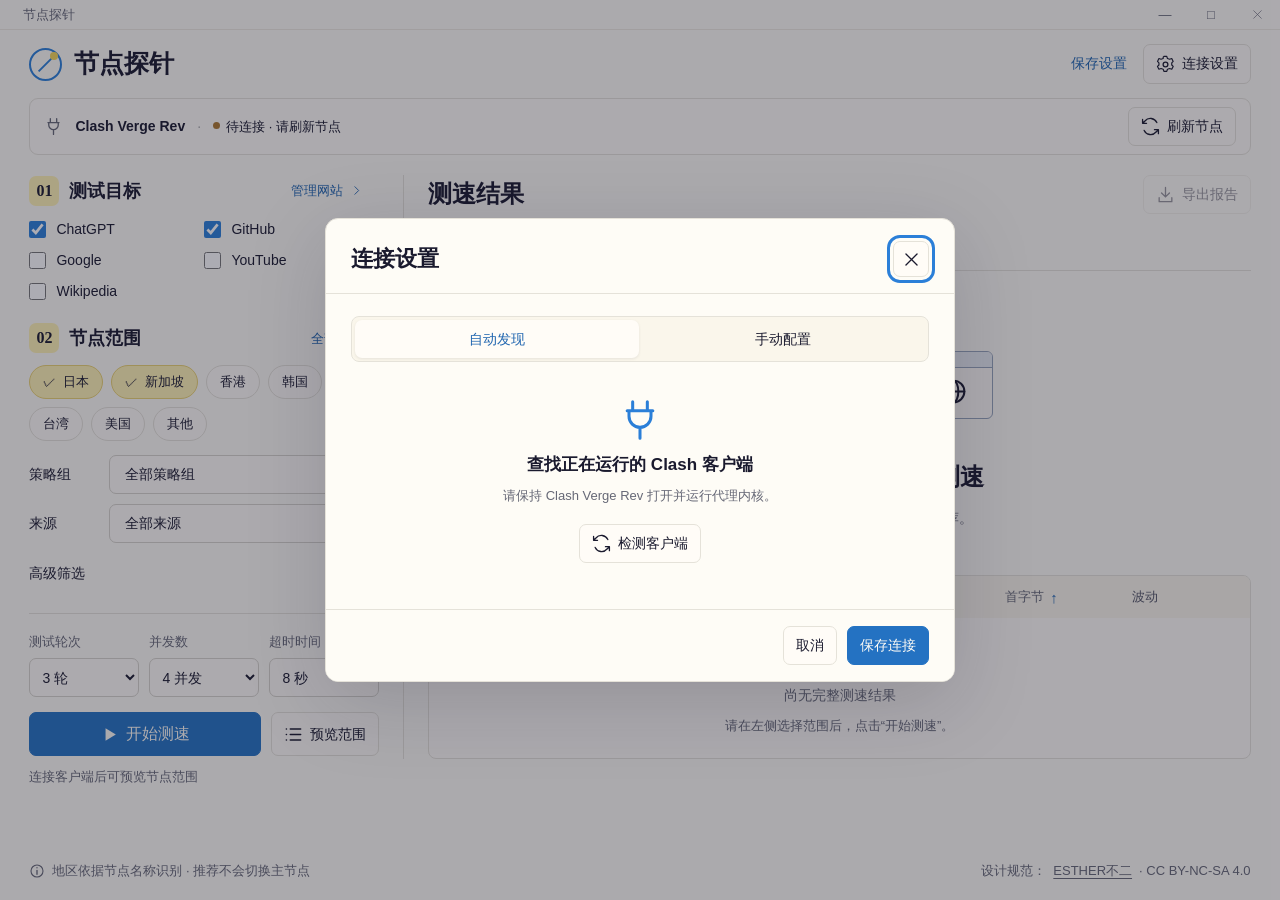
<file: prototypes/ui/07-连接设置.html>
<!DOCTYPE html>
<!-- 从 ESTHER不二 template-app 结构改编；署名与许可见页脚及原型说明。 -->
<html lang="zh-CN">
<head>
  <meta charset="utf-8">
  <meta name="viewport" content="width=device-width,initial-scale=1">
  <meta name="color-scheme" content="light">
  <title>连接设置 · 节点探针</title>
  <link rel="stylesheet" href="assets/prototype.css">
  <script defer src="assets/prototype.js"></script>
  <script defer src="assets/alpine.min.js"></script>
</head>
<body data-start="connection">
<svg width="0" height="0" aria-hidden="true" style="position:absolute">
 <defs>
  <symbol id="i-settings" viewBox="0 0 24 24"><path d="m9 3 1-1h4l1 3 3 1 3-1 2 4-2 2v3l2 2-2 4-3-1-3 1-1 3h-4l-1-3-3-1-3 1-2-4 2-2v-3L1 9l2-4 3 1 3-1Z" transform="translate(1 0) scale(.9)"/><circle cx="12" cy="12" r="3"/></symbol>
  <symbol id="i-refresh" viewBox="0 0 24 24"><path d="M20 7a9 9 0 0 0-15-2L2 8m0-5v5h5m-3 9a9 9 0 0 0 15 2l3-3m0 5v-5h-5"/></symbol>
  <symbol id="i-play" viewBox="0 0 24 24"><path d="m7 4 13 8-13 8Z" fill="currentColor" stroke="none"/></symbol>
  <symbol id="i-stop" viewBox="0 0 24 24"><rect x="5" y="5" width="14" height="14" rx="1" fill="currentColor" stroke="none"/></symbol>
  <symbol id="i-close" viewBox="0 0 24 24"><path d="m5 5 14 14M19 5 5 19"/></symbol>
  <symbol id="i-download" viewBox="0 0 24 24"><path d="M12 3v12m-5-5 5 5 5-5M4 16v5h16v-5"/></symbol>
  <symbol id="i-chevron" viewBox="0 0 24 24"><path d="m9 5 7 7-7 7"/></symbol>
  <symbol id="i-list" viewBox="0 0 24 24"><path d="M8 5h13M8 12h13M8 19h13M3 5h.1M3 12h.1M3 19h.1" stroke-width="2"/></symbol>
  <symbol id="i-plug" viewBox="0 0 24 24"><path d="M8 2v5m8-5v5M6 7h12v3a6 6 0 0 1-12 0V7m6 9v6M5 7h14"/></symbol>
  <symbol id="i-info" viewBox="0 0 24 24"><circle cx="12" cy="12" r="9"/><path d="M12 11v6m0-10v.1" stroke-width="2"/></symbol>
  <symbol id="i-doc" viewBox="0 0 24 24"><path d="M5 2h9l5 5v15H5V2m9 0v5h5M8 11h8M8 15h8M8 19h5"/></symbol>
  <symbol id="i-check" viewBox="0 0 24 24"><path d="m4 12 5 5L20 6"/></symbol>
  <symbol id="i-globe" viewBox="0 0 24 24"><circle cx="12" cy="12" r="9"/><ellipse cx="12" cy="12" rx="4" ry="9"/><path d="M3 12h18"/></symbol>
  <symbol id="i-alert" viewBox="0 0 24 24"><path d="m12 3 10 18H2L12 3m0 6v6m0 3v.1" stroke-width="1.7"/></symbol>
 </defs>
</svg>
<div class="app-window" x-data="probeUI" x-cloak>
 <div class="titlebar" aria-hidden="true"><span>节点探针</span><div class="window-actions"><span>—</span><span>□</span><span><svg class="icon"><use href="#i-close"/></svg></span></div></div>
 <header class="app-header">
  <div class="brand"><span class="brand-mark" aria-hidden="true"></span><h1>节点探针</h1></div>
  <div class="header-actions"><button class="quiet save-settings" @click="saveSettings()" :disabled="running">保存设置</button><button @click="openModal('connection')" :disabled="running"><svg class="icon"><use href="#i-settings"/></svg>连接设置</button></div>
 </header>
 <div class="connection-bar">
  <div class="connection-copy"><svg class="icon" aria-hidden="true"><use href="#i-plug"/></svg><strong>Clash Verge Rev</strong><span class="separator">·</span><span class="status-text"><i class="status-dot" :class="{connected:connected}"></i><span x-text="connected ? '已连接 · 8 个可测节点' : '待连接 · 请刷新节点'"></span></span></div>
  <button class="refresh-button" @click="refresh()" :disabled="running"><svg class="icon"><use href="#i-refresh"/></svg>刷新节点</button>
 </div>
 <main class="workspace">
  <aside class="configuration" aria-label="测速配置">
   <fieldset class="config-content" :disabled="running">
    <section class="filter-section">
     <div class="section-heading"><h2><span class="step">01</span>测试目标</h2><button class="quiet manage-sites" @click="openModal('sites')">管理网站<svg class="icon" style="width:13px;height:13px"><use href="#i-chevron"/></svg></button></div>
     <div class="site-options"><template x-for="site in sites" :key="site.id"><label class="site-option"><input type="checkbox" :value="site.id" x-model="selectedSites" :aria-label="'测试 '+site.name"><span x-text="site.name"></span></label></template></div>
    </section>
    <section class="filter-section">
     <div class="section-heading"><h2><span class="step">02</span>节点范围</h2><button class="quiet" @click="regions=[]">全部地区</button></div>
     <div class="region-options" aria-label="地区选择"><template x-for="region in regionList" :key="region.id"><button class="chip" :aria-pressed="regions.includes(region.id)" @click="toggleRegion(region.id)"><span class="check" aria-hidden="true">✓</span><span x-text="region.name"></span></button></template></div>
     <div class="scope-fields">
      <label for="group">策略组</label><select id="group" x-model="group"><option value="">全部策略组</option><option value="Asia">亚洲线路</option><option value="All">全部线路</option></select>
      <label for="provider">来源</label><select id="provider" x-model="provider"><option value="">全部来源</option><option>主订阅</option><option>备用订阅</option></select>
     </div>
     <button class="advanced-toggle" @click="advanced=!advanced" :aria-expanded="advanced" aria-controls="advanced-fields"><span>高级筛选<span class="muted small" x-show="include||exclude||limit||manualNodes.length"> · 已限定</span></span><svg class="icon"><use href="#i-chevron"/></svg></button>
     <div class="advanced-fields" id="advanced-fields" x-show="advanced" x-transition:enter="transition" x-transition:enter-start="opacity-0" x-transition:enter-end="opacity-100">
      <label class="field"><span>名称包含</span><input id="include" x-model="include" placeholder="留空不限制，例如：东京, 专线"><span class="hint">多个关键词用英文逗号分隔。</span></label>
      <label class="field"><span>名称排除</span><input id="exclude" x-model="exclude" placeholder="留空不排除，例如：备用, 测试"></label>
      <label class="field"><span>最多节点数</span><input id="limit" type="number" min="0" max="200" x-model.number="limit"><span class="hint">0 表示不限制。</span></label>
      <div class="inline-summary"><span class="small muted" x-text="manualNodes.length ? '手动选择 '+manualNodes.length+' 个节点' : '全部匹配节点'"></span><button class="quiet" @click="openModal('nodes')">手动选择</button></div>
     </div>
    </section>
   </fieldset>
   <div class="configuration-footer">
    <fieldset class="sampling" :disabled="running">
     <label class="field"><span>测试轮次</span><select id="rounds" x-model.number="rounds"><option value="1">1 轮</option><option value="3">3 轮</option><option value="5">5 轮</option><option value="10">10 轮</option></select></label>
     <label class="field"><span>并发数</span><select id="workers" x-model.number="workers"><option value="1">1 并发</option><option value="2">2 并发</option><option value="4">4 并发</option><option value="8">8 并发</option></select></label>
     <label class="field"><span>超时时间</span><select id="timeout" x-model.number="timeout"><option value="5">5 秒</option><option value="8">8 秒</option><option value="15">15 秒</option><option value="30">30 秒</option></select></label>
    </fieldset>
    <div class="action-row"><button class="primary start-button" x-show="!running" @click="startRun()"><svg class="icon"><use href="#i-play"/></svg>开始测速</button><button class="primary stop-button" x-show="running" @click="stopRun()"><svg class="icon"><use href="#i-stop"/></svg>停止测速</button><button class="preview-button" @click="openModal('nodes')" :disabled="running"><svg class="icon"><use href="#i-list"/></svg>预览范围</button></div>
    <p class="preview-summary" x-text="connected ? '当前匹配 '+candidates.length+' 个节点 · '+selectedSites.length+' 个网站' : '连接客户端后可预览节点范围'"></p>
   </div>
  </aside>
  <section class="results" aria-labelledby="results-heading">
   <div class="results-header"><h2 id="results-heading">测速结果</h2><button class="export-button" :disabled="!report||running" @click="openModal('export')"><svg class="icon"><use href="#i-download"/></svg>导出报告</button></div>
   <nav class="tabs" x-ref="tabs" role="tablist" aria-label="按网站查看结果"><span class="tab-marker" :style="'left:'+tabLeft+'px;width:'+tabWidth+'px'"></span><template x-for="site in reportSites.length ? reportSites : [sites[0]]" :key="site.id"><button class="tab" role="tab" :aria-selected="activeSite===site.id" @click="activeSite=site.id" x-text="site.name"></button></template></nav>
   <div class="result-scroll" aria-live="polite">
    <div class="run-strip" x-show="running"><div class="strip-head"><strong>正在测速<span class="muted small"> · <span x-text="sites.find(s=>s.id===activeSite)?.name"></span></span></strong><button class="quiet" @click="stopRun()">停止</button></div><p>完成全部轮次后，为每个网站分别推荐节点。</p><div class="progress-track"><div class="progress-fill" :style="'transform:scaleX('+progress/total+')'"></div></div><div class="progress-meta"><span class="numeric" x-text="progress+' / '+total+' 次请求已完成'"></span><span>当前结果持续更新</span></div></div>
    <div class="run-strip warning" x-show="screen==='stopped'"><div class="strip-head"><strong>测速已停止</strong><button class="quiet" @click="startRun()">重新测速</button></div><p x-text="report ? '本次任务未生成报告，下方保留上次完整结果。' : '本次任务未生成完整报告，可调整范围后重新测速。'"></p></div>
    <div class="run-strip error" x-show="screen==='error'"><div class="strip-head"><strong>无法连接 Clash Verge Rev</strong><button class="quiet" @click="openModal('connection')">检查连接</button></div><p>请确认客户端正在运行，或在连接设置中选择内核和配置文件。</p></div>
    <div class="recommendation" x-show="recommendation">
     <div><div class="recommend-label"><svg class="icon" style="width:16px;height:16px"><use href="#i-check"/></svg><span x-text="screen==='stopped'?'上次完整报告的推荐':'本次推荐'"></span></div><h3 x-text="recommendation?.name"></h3><p>全部轮次成功 · <span x-text="recommendation?.successes"></span>/<span x-text="recommendation?.total"></span> 次通过</p></div>
     <div class="recommend-metric numeric"><b x-text="recommendation?.median_ms.toFixed(1)" style="font-weight:600"></b><span>ms</span><p class="small muted" style="letter-spacing:0;text-align:right;margin-top:2px;font-weight:400">首字节中位数</p></div>
    </div>
    <div class="empty-state" x-show="!hasRows&&!running">
     <template x-if="screen==='empty'"><div class="big-icon"><svg class="icon"><use href="#i-list"/></svg></div></template>
     <template x-if="screen==='error'"><div class="big-icon"><svg class="icon"><use href="#i-plug"/></svg></div></template>
     <div class="probe-diagram" x-show="screen!=='empty'&&screen!=='error'"><div class="server-stack"><span><i></i><i></i></span><span><i></i><i></i></span><span><i></i><i></i></span></div><span class="diagram-path"></span><div class="target-window"><svg class="icon"><use href="#i-globe"/></svg></div></div>
     <h3 x-text="screen==='empty' ? '没有匹配的节点' : screen==='error' ? '连接客户端，读取节点' : screen==='stopped' ? '调整范围，重新开始' : '选择范围，开始第一次测速'"></h3>
     <p x-text="screen==='empty' ? '试试扩大地区范围，或清空高级筛选条件。' : screen==='error' ? '完成连接后，即可选择网站与地区进行测速。' : '完成后，每个网站会得到独立排名与推荐。'"></p>
     <button x-show="screen==='empty'" @click="regions=['jp','sg'];include='';exclude='';manualNodes=[];limit=0;screen='idle'">恢复默认范围</button>
     <button x-show="screen==='error'" @click="refresh()">重新连接</button>
    </div>
    <div class="report-toolbar" x-show="hasRows"><span x-text="rows.length+' 条结果' + (report&&!running?' · 完整报告 '+report.time:'')"></span><span>成功率优先</span></div>
    <div class="table-wrap">
     <table class="result-table"><thead><tr><th :aria-sort="sort==='name'?(sortDirection===1?'ascending':'descending'):'none'"><button class="sort-header" @click="toggleSort('name')" aria-label="按节点名称排序">节点<span class="sort-arrow" x-show="sort==='name'" x-text="sortDirection===1?'↑':'↓'"></span></button></th><th>地区</th><th>成功率</th><th :aria-sort="sort==='latency'?(sortDirection===1?'ascending':'descending'):'none'"><button class="sort-header" @click="toggleSort('latency')" aria-label="按首字节耗时排序">首字节<span class="sort-arrow" x-show="sort==='latency'" x-text="sortDirection===1?'↑':'↓'"></span></button></th><th>波动</th></tr></thead><tbody>
      <template x-for="(row,index) in rows" :key="row.id+'-'+row.site_id"><tr :class="{best:recommendation?.id===row.id,failed:row.successes<row.total}">
       <td><div class="node-title"><span class="rank" x-text="index+1"></span><button class="node-button" @click="showDetail(row)" :title="row.name" x-text="row.name"></button></div><div class="node-provider" x-text="row.provider"></div></td>
       <td x-text="regionName(row.region)"></td><td><span class="rate-badge numeric" :class="{partial:row.successes<row.total}" x-text="Math.round(row.successes/row.total*100)+'%'"></span><div class="small muted numeric" x-text="row.successes+'/'+row.total"></div></td><td class="numeric" x-text="ms(row.median_ms)"></td><td class="numeric" x-text="ms(row.jitter_ms)"></td>
      </tr></template>
     </tbody></table>
     <div class="table-empty" x-show="!hasRows"><svg class="icon"><use href="#i-doc"/></svg><strong x-text="running ? '正在等待首组结果' : '尚无完整测速结果'"></strong><p x-show="screen==='idle'">请在左侧选择范围后，点击“开始测速”。</p></div>
    </div>
   </div>
  </section>
 </main>
 <footer class="app-footer"><span><svg class="icon" style="width:16px;height:16px"><use href="#i-info"/></svg>地区依据节点名称识别 · 推荐不会切换主节点</span><span class="credit">设计规范：<a href="https://github.com/esthersjw/esther-design-system" target="_blank" rel="noreferrer">ESTHER不二</a> · CC BY-NC-SA 4.0</span></footer>
 <dialog x-ref="dialog" :class="{wide:['sites','nodes','detail'].includes(modal)}" @cancel.prevent="closeModal()" @click="if($event.target===$refs.dialog)closeModal()" aria-labelledby="dialog-title">
  <div class="dialog-header"><h2 id="dialog-title" x-text="modalTitle"></h2><button class="icon-button close-dialog" aria-label="关闭弹窗" @click="closeModal()"><svg class="icon"><use href="#i-close"/></svg></button></div>
  <div class="dialog-body">
   <section x-show="modal==='connection'">
    <div class="segmented"><button :class="{active:connMode==='auto'}" @click="connMode='auto';modalError=''">自动发现</button><button :class="{active:connMode==='manual'}" @click="connMode='manual';modalError=''">手动配置</button></div>
    <div x-show="connMode==='auto'"><div class="connection-detect"><div class="big-icon"><svg class="icon"><use href="#i-plug"/></svg></div><h3 x-text="detected?'已发现 Clash Verge Rev':'查找正在运行的 Clash 客户端'"></h3><p x-text="detected?'内核可用 · 本机控制接口已识别':'请保持 Clash Verge Rev 打开并运行代理内核。'"></p><button @click="detectConnection()"><svg class="icon"><use href="#i-refresh"/></svg><span x-text="detected?'重新检测':'检测客户端'"></span></button></div><dl class="key-values" x-show="detected"><dt>客户端</dt><dd>Clash Verge Rev</dd><dt>内核</dt><dd>Mihomo</dd><dt>控制接口</dt><dd>Windows named pipe</dd><dt>出站网卡</dt><dd>以太网</dd></dl></div>
    <div class="connection-fields" x-show="connMode==='manual'"><p class="dialog-intro">优先自动发现。未找到客户端时，再指定实际生效的文件路径。</p><label class="field"><span>Mihomo 内核路径</span><div class="path-row"><input id="binary-path" x-model="connection.binary" placeholder="请选择 Mihomo 可执行文件"><button @click="browse('binary')">浏览</button></div></label><label class="field"><span>生效配置路径</span><div class="path-row"><input id="config-path" x-model="connection.config" placeholder="请选择当前生效的 YAML 配置"><button @click="browse('config')">浏览</button></div></label><label class="field"><span>内核工作目录</span><input x-model="connection.directory" placeholder="留空使用配置文件所在目录"><span class="hint">provider 的相对缓存路径以此目录为准。</span></label><div class="form-row"><label class="field"><span>控制器地址</span><input x-model="connection.controller" placeholder="http://127.0.0.1:9090"></label><label class="field"><span>出站物理网卡</span><input x-model="connection.interface" placeholder="自动识别，例如：以太网"></label></div><label class="field"><span>Windows named pipe</span><input x-model="connection.pipe" placeholder="留空从配置文件读取"><span class="hint">无需填写控制器密码或订阅令牌。</span></label></div>
   </section>
   <section x-show="modal==='sites'">
    <div class="manager-toolbar"><p>选择轻量页面作为测试地址。</p><button class="primary add-site" @click="editSite()">＋ 添加网站</button></div>
    <div class="remove-question" x-show="pendingDelete"><p>移除这个网站？已有测速报告会保留。</p><div><button @click="pendingDelete=''">保留</button><button class="danger" @click="removeSite(pendingDelete)">确认移除</button></div></div>
    <ul class="site-management-list"><template x-for="site in sites" :key="site.id"><li class="site-management-row"><div><div class="site-name" x-text="site.name"></div><div class="site-url" x-text="site.url"></div><div class="site-code" x-text="'预期状态码：'+site.statuses.join(', ') + (site.locked?' · 专用 trace 校验':'')"></div></div><div class="site-actions"><button class="quiet" :disabled="!!site.locked" @click="editSite(site)" :aria-label="'编辑 '+site.name">编辑</button><button class="quiet danger" :disabled="!!site.locked" @click="pendingDelete=site.id" :aria-label="'移除 '+site.name">移除</button></div></li></template></ul>
   </section>
   <section x-show="modal==='site-edit'">
    <form id="site-form" @submit.prevent="applySite()" novalidate><p class="dialog-intro">使用不需要登录、且不含私人凭据的 HTTP / HTTPS 地址。</p><label class="field"><span>网站名称</span><input x-ref="siteName" id="site-name" x-model="siteDraft.name" placeholder="例如：Notion" maxlength="80"></label><label class="field"><span>测试地址</span><input id="site-url" type="url" x-model="siteDraft.url" placeholder="https://www.notion.so/"></label><label class="field"><span>预期状态码</span><input id="site-statuses" x-model="siteDraft.statuses" placeholder="200, 204"><span class="hint">多个状态码用英文逗号分隔。</span></label></form>
   </section>
   <section x-show="modal==='nodes'">
    <p class="dialog-intro">只显示符合当前地区、策略组与筛选条件的节点。未勾选时，测试全部匹配节点。</p>
    <div class="node-search"><input id="node-search" x-model="nodeSearch" placeholder="搜索节点名称" aria-label="搜索节点名称"><span x-text="'匹配 '+matchedNodes.length+' 个节点'"></span></div>
    <div class="node-list-actions"><span x-text="'已勾选 '+nodeDraft.length+' 个'"></span><div><button class="quiet" @click="selectVisible()">全选当前列表</button><button class="quiet" @click="nodeDraft=[]">清空勾选</button></div></div>
    <div class="node-list"><template x-for="node in visibleNodes" :key="node.id"><label class="node-choice"><input type="checkbox" :value="node.id" x-model="nodeDraft" :aria-label="node.name"><span><span x-text="node.name"></span><small x-text="node.provider"></small></span><span class="region-label" x-text="regionName(node.region)"></span></label></template><div class="table-empty" x-show="!visibleNodes.length"><strong>没有找到匹配节点</strong><p>请调整搜索词或返回修改筛选条件。</p></div></div>
   </section>
   <section x-show="modal==='detail'">
    <p class="detail-node" x-text="detailRow?.name"></p><p class="detail-meta"><span x-text="detailRow?.site_name"></span> · <span x-text="detailRow?.url"></span><br><span x-text="regionName(detailRow?.region)"></span> · <span x-text="detailRow?.provider"></span></p>
    <div class="detail-metrics"><div><span>成功次数</span><strong x-text="detailRow?.successes+'/'+detailRow?.total"></strong></div><div><span>首字节中位数</span><strong x-text="ms(detailRow?.median_ms)"></strong></div><div><span>波动</span><strong x-text="ms(detailRow?.jitter_ms)"></strong></div></div>
    <div class="detail-table-wrap"><table class="detail-table"><thead><tr><th>轮次</th><th>结果</th><th>状态码</th><th>首字节</th><th>总耗时</th><th>说明</th></tr></thead><tbody><template x-for="sample in detailRow?.samples || []" :key="sample.round"><tr><td class="numeric" x-text="sample.round"></td><td :class="sample.ok?'success':'failure'" x-text="sample.ok?'成功':'失败'"></td><td class="numeric" x-text="sample.status||'—'"></td><td class="numeric" x-text="ms(sample.ttfb_ms)"></td><td class="numeric" x-text="ms(sample.total_ms)"></td><td x-text="sample.reason"></td></tr></template></tbody></table></div>
    <p class="small muted" style="margin-top:18px">首字节耗时不是 ping，也不代表模型生成速度。</p>
   </section>
   <section x-show="modal==='export'">
    <p class="dialog-intro">导出这次完整测速报告，便于复测和比较。</p>
    <div class="format-options"><label class="format-option"><input type="radio" value="csv" x-model="format" name="format"><span><strong>CSV 表格</strong><small>节点汇总，可使用 Excel 打开</small></span></label><label class="format-option"><input type="radio" value="json" x-model="format" name="format"><span><strong>JSON 完整报告</strong><small>包含各轮请求和失败原因</small></span></label></div>
    <div class="export-summary"><span>测试网站</span><strong x-text="report?.sites.map(s=>s.name).join('、')"></strong></div><div class="export-summary"><span>节点 / 结果</span><span x-text="report?.nodes+' 个节点 / '+report?.rows.length+' 条结果'"></span></div>
    <label class="toggle-line"><input type="checkbox" x-model="includeFailures">包含未通过全部轮次的节点</label><p class="small muted">报告包含节点名称与测试地址，不包含节点密码。</p>
   </section>
   <p class="form-error" x-show="modalError" x-text="modalError" role="alert"></p>
  </div>
  <div class="dialog-footer">
   <template x-if="modal==='connection'&&connMode==='manual'"><div class="footer-note">留空字段按默认值处理。</div></template>
   <template x-if="modal==='nodes'"><div class="footer-note" x-text="nodeDraft.length?'将测试 '+nodeDraft.length+' 个已选节点':'将测试全部匹配节点'"></div></template>
   <button @click="modal==='site-edit' ? modal='sites' : closeModal()" x-text="['detail','sites'].includes(modal)?'关闭':'取消'"></button>
   <button class="primary save-connection" x-show="modal==='connection'" @click="saveConnection()">保存连接</button>
   <button class="primary" x-show="modal==='nodes'" @click="applyNodes()">应用范围</button>
   <button class="primary save-site" type="submit" form="site-form" x-show="modal==='site-edit'">保存网站</button>
   <button class="primary download-report" x-show="modal==='export'" @click="exportReport()"><svg class="icon"><use href="#i-download"/></svg>导出报告</button>
  </div>
 </dialog>
 <div class="toast" :class="{error:toastError}" x-show="toast" x-transition.opacity role="status"><svg class="icon"><use :href="toastError?'#i-alert':'#i-check'"/></svg><span x-text="toast"></span></div>
</div>
</body>
</html>
</file>
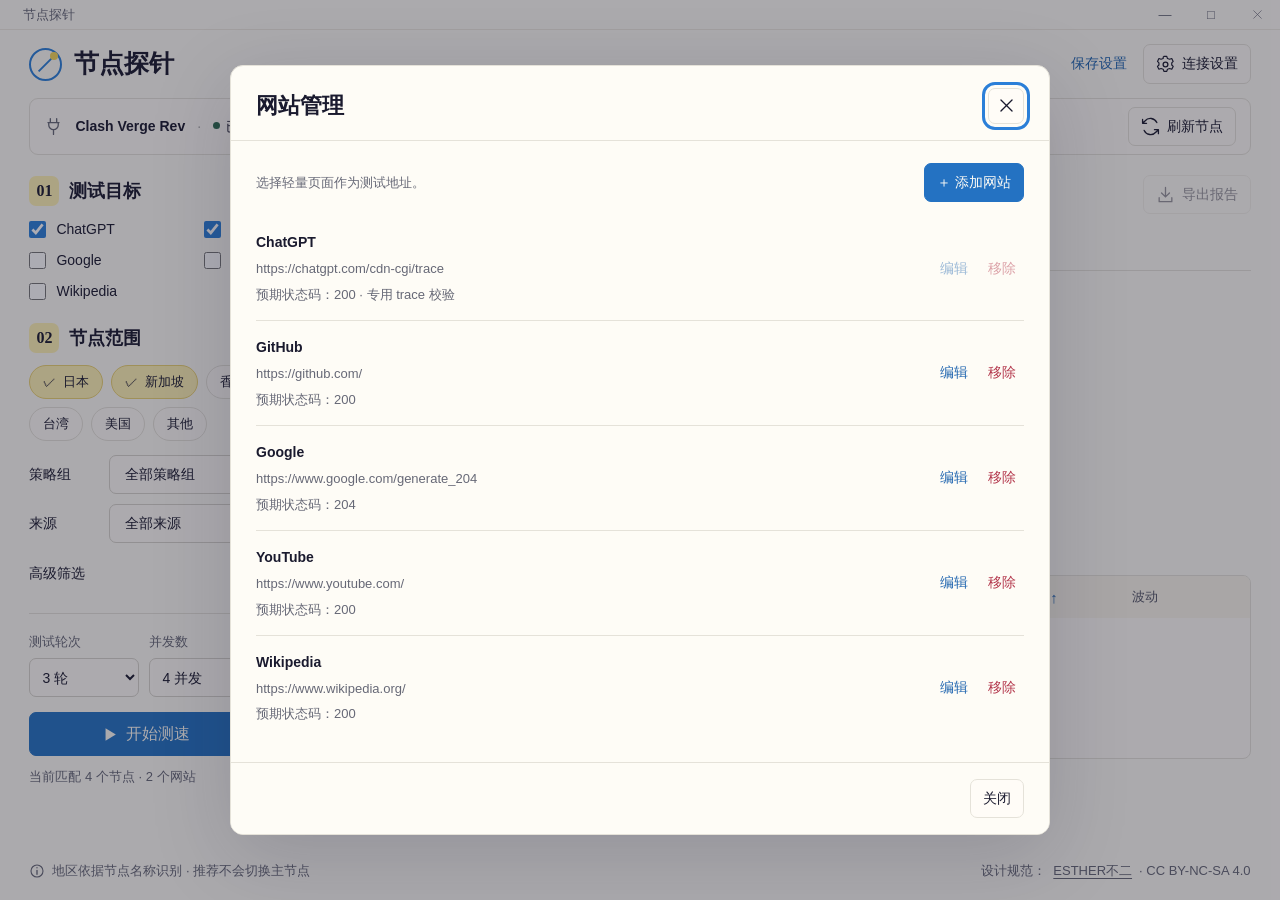
<file: prototypes/ui/08-网站管理.html>
<!DOCTYPE html>
<!-- 从 ESTHER不二 template-app 结构改编；署名与许可见页脚及原型说明。 -->
<html lang="zh-CN">
<head>
  <meta charset="utf-8">
  <meta name="viewport" content="width=device-width,initial-scale=1">
  <meta name="color-scheme" content="light">
  <title>网站管理 · 节点探针</title>
  <link rel="stylesheet" href="assets/prototype.css">
  <script defer src="assets/prototype.js"></script>
  <script defer src="assets/alpine.min.js"></script>
</head>
<body data-start="sites">
<svg width="0" height="0" aria-hidden="true" style="position:absolute">
 <defs>
  <symbol id="i-settings" viewBox="0 0 24 24"><path d="m9 3 1-1h4l1 3 3 1 3-1 2 4-2 2v3l2 2-2 4-3-1-3 1-1 3h-4l-1-3-3-1-3 1-2-4 2-2v-3L1 9l2-4 3 1 3-1Z" transform="translate(1 0) scale(.9)"/><circle cx="12" cy="12" r="3"/></symbol>
  <symbol id="i-refresh" viewBox="0 0 24 24"><path d="M20 7a9 9 0 0 0-15-2L2 8m0-5v5h5m-3 9a9 9 0 0 0 15 2l3-3m0 5v-5h-5"/></symbol>
  <symbol id="i-play" viewBox="0 0 24 24"><path d="m7 4 13 8-13 8Z" fill="currentColor" stroke="none"/></symbol>
  <symbol id="i-stop" viewBox="0 0 24 24"><rect x="5" y="5" width="14" height="14" rx="1" fill="currentColor" stroke="none"/></symbol>
  <symbol id="i-close" viewBox="0 0 24 24"><path d="m5 5 14 14M19 5 5 19"/></symbol>
  <symbol id="i-download" viewBox="0 0 24 24"><path d="M12 3v12m-5-5 5 5 5-5M4 16v5h16v-5"/></symbol>
  <symbol id="i-chevron" viewBox="0 0 24 24"><path d="m9 5 7 7-7 7"/></symbol>
  <symbol id="i-list" viewBox="0 0 24 24"><path d="M8 5h13M8 12h13M8 19h13M3 5h.1M3 12h.1M3 19h.1" stroke-width="2"/></symbol>
  <symbol id="i-plug" viewBox="0 0 24 24"><path d="M8 2v5m8-5v5M6 7h12v3a6 6 0 0 1-12 0V7m6 9v6M5 7h14"/></symbol>
  <symbol id="i-info" viewBox="0 0 24 24"><circle cx="12" cy="12" r="9"/><path d="M12 11v6m0-10v.1" stroke-width="2"/></symbol>
  <symbol id="i-doc" viewBox="0 0 24 24"><path d="M5 2h9l5 5v15H5V2m9 0v5h5M8 11h8M8 15h8M8 19h5"/></symbol>
  <symbol id="i-check" viewBox="0 0 24 24"><path d="m4 12 5 5L20 6"/></symbol>
  <symbol id="i-globe" viewBox="0 0 24 24"><circle cx="12" cy="12" r="9"/><ellipse cx="12" cy="12" rx="4" ry="9"/><path d="M3 12h18"/></symbol>
  <symbol id="i-alert" viewBox="0 0 24 24"><path d="m12 3 10 18H2L12 3m0 6v6m0 3v.1" stroke-width="1.7"/></symbol>
 </defs>
</svg>
<div class="app-window" x-data="probeUI" x-cloak>
 <div class="titlebar" aria-hidden="true"><span>节点探针</span><div class="window-actions"><span>—</span><span>□</span><span><svg class="icon"><use href="#i-close"/></svg></span></div></div>
 <header class="app-header">
  <div class="brand"><span class="brand-mark" aria-hidden="true"></span><h1>节点探针</h1></div>
  <div class="header-actions"><button class="quiet save-settings" @click="saveSettings()" :disabled="running">保存设置</button><button @click="openModal('connection')" :disabled="running"><svg class="icon"><use href="#i-settings"/></svg>连接设置</button></div>
 </header>
 <div class="connection-bar">
  <div class="connection-copy"><svg class="icon" aria-hidden="true"><use href="#i-plug"/></svg><strong>Clash Verge Rev</strong><span class="separator">·</span><span class="status-text"><i class="status-dot" :class="{connected:connected}"></i><span x-text="connected ? '已连接 · 8 个可测节点' : '待连接 · 请刷新节点'"></span></span></div>
  <button class="refresh-button" @click="refresh()" :disabled="running"><svg class="icon"><use href="#i-refresh"/></svg>刷新节点</button>
 </div>
 <main class="workspace">
  <aside class="configuration" aria-label="测速配置">
   <fieldset class="config-content" :disabled="running">
    <section class="filter-section">
     <div class="section-heading"><h2><span class="step">01</span>测试目标</h2><button class="quiet manage-sites" @click="openModal('sites')">管理网站<svg class="icon" style="width:13px;height:13px"><use href="#i-chevron"/></svg></button></div>
     <div class="site-options"><template x-for="site in sites" :key="site.id"><label class="site-option"><input type="checkbox" :value="site.id" x-model="selectedSites" :aria-label="'测试 '+site.name"><span x-text="site.name"></span></label></template></div>
    </section>
    <section class="filter-section">
     <div class="section-heading"><h2><span class="step">02</span>节点范围</h2><button class="quiet" @click="regions=[]">全部地区</button></div>
     <div class="region-options" aria-label="地区选择"><template x-for="region in regionList" :key="region.id"><button class="chip" :aria-pressed="regions.includes(region.id)" @click="toggleRegion(region.id)"><span class="check" aria-hidden="true">✓</span><span x-text="region.name"></span></button></template></div>
     <div class="scope-fields">
      <label for="group">策略组</label><select id="group" x-model="group"><option value="">全部策略组</option><option value="Asia">亚洲线路</option><option value="All">全部线路</option></select>
      <label for="provider">来源</label><select id="provider" x-model="provider"><option value="">全部来源</option><option>主订阅</option><option>备用订阅</option></select>
     </div>
     <button class="advanced-toggle" @click="advanced=!advanced" :aria-expanded="advanced" aria-controls="advanced-fields"><span>高级筛选<span class="muted small" x-show="include||exclude||limit||manualNodes.length"> · 已限定</span></span><svg class="icon"><use href="#i-chevron"/></svg></button>
     <div class="advanced-fields" id="advanced-fields" x-show="advanced" x-transition:enter="transition" x-transition:enter-start="opacity-0" x-transition:enter-end="opacity-100">
      <label class="field"><span>名称包含</span><input id="include" x-model="include" placeholder="留空不限制，例如：东京, 专线"><span class="hint">多个关键词用英文逗号分隔。</span></label>
      <label class="field"><span>名称排除</span><input id="exclude" x-model="exclude" placeholder="留空不排除，例如：备用, 测试"></label>
      <label class="field"><span>最多节点数</span><input id="limit" type="number" min="0" max="200" x-model.number="limit"><span class="hint">0 表示不限制。</span></label>
      <div class="inline-summary"><span class="small muted" x-text="manualNodes.length ? '手动选择 '+manualNodes.length+' 个节点' : '全部匹配节点'"></span><button class="quiet" @click="openModal('nodes')">手动选择</button></div>
     </div>
    </section>
   </fieldset>
   <div class="configuration-footer">
    <fieldset class="sampling" :disabled="running">
     <label class="field"><span>测试轮次</span><select id="rounds" x-model.number="rounds"><option value="1">1 轮</option><option value="3">3 轮</option><option value="5">5 轮</option><option value="10">10 轮</option></select></label>
     <label class="field"><span>并发数</span><select id="workers" x-model.number="workers"><option value="1">1 并发</option><option value="2">2 并发</option><option value="4">4 并发</option><option value="8">8 并发</option></select></label>
     <label class="field"><span>超时时间</span><select id="timeout" x-model.number="timeout"><option value="5">5 秒</option><option value="8">8 秒</option><option value="15">15 秒</option><option value="30">30 秒</option></select></label>
    </fieldset>
    <div class="action-row"><button class="primary start-button" x-show="!running" @click="startRun()"><svg class="icon"><use href="#i-play"/></svg>开始测速</button><button class="primary stop-button" x-show="running" @click="stopRun()"><svg class="icon"><use href="#i-stop"/></svg>停止测速</button><button class="preview-button" @click="openModal('nodes')" :disabled="running"><svg class="icon"><use href="#i-list"/></svg>预览范围</button></div>
    <p class="preview-summary" x-text="connected ? '当前匹配 '+candidates.length+' 个节点 · '+selectedSites.length+' 个网站' : '连接客户端后可预览节点范围'"></p>
   </div>
  </aside>
  <section class="results" aria-labelledby="results-heading">
   <div class="results-header"><h2 id="results-heading">测速结果</h2><button class="export-button" :disabled="!report||running" @click="openModal('export')"><svg class="icon"><use href="#i-download"/></svg>导出报告</button></div>
   <nav class="tabs" x-ref="tabs" role="tablist" aria-label="按网站查看结果"><span class="tab-marker" :style="'left:'+tabLeft+'px;width:'+tabWidth+'px'"></span><template x-for="site in reportSites.length ? reportSites : [sites[0]]" :key="site.id"><button class="tab" role="tab" :aria-selected="activeSite===site.id" @click="activeSite=site.id" x-text="site.name"></button></template></nav>
   <div class="result-scroll" aria-live="polite">
    <div class="run-strip" x-show="running"><div class="strip-head"><strong>正在测速<span class="muted small"> · <span x-text="sites.find(s=>s.id===activeSite)?.name"></span></span></strong><button class="quiet" @click="stopRun()">停止</button></div><p>完成全部轮次后，为每个网站分别推荐节点。</p><div class="progress-track"><div class="progress-fill" :style="'transform:scaleX('+progress/total+')'"></div></div><div class="progress-meta"><span class="numeric" x-text="progress+' / '+total+' 次请求已完成'"></span><span>当前结果持续更新</span></div></div>
    <div class="run-strip warning" x-show="screen==='stopped'"><div class="strip-head"><strong>测速已停止</strong><button class="quiet" @click="startRun()">重新测速</button></div><p x-text="report ? '本次任务未生成报告，下方保留上次完整结果。' : '本次任务未生成完整报告，可调整范围后重新测速。'"></p></div>
    <div class="run-strip error" x-show="screen==='error'"><div class="strip-head"><strong>无法连接 Clash Verge Rev</strong><button class="quiet" @click="openModal('connection')">检查连接</button></div><p>请确认客户端正在运行，或在连接设置中选择内核和配置文件。</p></div>
    <div class="recommendation" x-show="recommendation">
     <div><div class="recommend-label"><svg class="icon" style="width:16px;height:16px"><use href="#i-check"/></svg><span x-text="screen==='stopped'?'上次完整报告的推荐':'本次推荐'"></span></div><h3 x-text="recommendation?.name"></h3><p>全部轮次成功 · <span x-text="recommendation?.successes"></span>/<span x-text="recommendation?.total"></span> 次通过</p></div>
     <div class="recommend-metric numeric"><b x-text="recommendation?.median_ms.toFixed(1)" style="font-weight:600"></b><span>ms</span><p class="small muted" style="letter-spacing:0;text-align:right;margin-top:2px;font-weight:400">首字节中位数</p></div>
    </div>
    <div class="empty-state" x-show="!hasRows&&!running">
     <template x-if="screen==='empty'"><div class="big-icon"><svg class="icon"><use href="#i-list"/></svg></div></template>
     <template x-if="screen==='error'"><div class="big-icon"><svg class="icon"><use href="#i-plug"/></svg></div></template>
     <div class="probe-diagram" x-show="screen!=='empty'&&screen!=='error'"><div class="server-stack"><span><i></i><i></i></span><span><i></i><i></i></span><span><i></i><i></i></span></div><span class="diagram-path"></span><div class="target-window"><svg class="icon"><use href="#i-globe"/></svg></div></div>
     <h3 x-text="screen==='empty' ? '没有匹配的节点' : screen==='error' ? '连接客户端，读取节点' : screen==='stopped' ? '调整范围，重新开始' : '选择范围，开始第一次测速'"></h3>
     <p x-text="screen==='empty' ? '试试扩大地区范围，或清空高级筛选条件。' : screen==='error' ? '完成连接后，即可选择网站与地区进行测速。' : '完成后，每个网站会得到独立排名与推荐。'"></p>
     <button x-show="screen==='empty'" @click="regions=['jp','sg'];include='';exclude='';manualNodes=[];limit=0;screen='idle'">恢复默认范围</button>
     <button x-show="screen==='error'" @click="refresh()">重新连接</button>
    </div>
    <div class="report-toolbar" x-show="hasRows"><span x-text="rows.length+' 条结果' + (report&&!running?' · 完整报告 '+report.time:'')"></span><span>成功率优先</span></div>
    <div class="table-wrap">
     <table class="result-table"><thead><tr><th :aria-sort="sort==='name'?(sortDirection===1?'ascending':'descending'):'none'"><button class="sort-header" @click="toggleSort('name')" aria-label="按节点名称排序">节点<span class="sort-arrow" x-show="sort==='name'" x-text="sortDirection===1?'↑':'↓'"></span></button></th><th>地区</th><th>成功率</th><th :aria-sort="sort==='latency'?(sortDirection===1?'ascending':'descending'):'none'"><button class="sort-header" @click="toggleSort('latency')" aria-label="按首字节耗时排序">首字节<span class="sort-arrow" x-show="sort==='latency'" x-text="sortDirection===1?'↑':'↓'"></span></button></th><th>波动</th></tr></thead><tbody>
      <template x-for="(row,index) in rows" :key="row.id+'-'+row.site_id"><tr :class="{best:recommendation?.id===row.id,failed:row.successes<row.total}">
       <td><div class="node-title"><span class="rank" x-text="index+1"></span><button class="node-button" @click="showDetail(row)" :title="row.name" x-text="row.name"></button></div><div class="node-provider" x-text="row.provider"></div></td>
       <td x-text="regionName(row.region)"></td><td><span class="rate-badge numeric" :class="{partial:row.successes<row.total}" x-text="Math.round(row.successes/row.total*100)+'%'"></span><div class="small muted numeric" x-text="row.successes+'/'+row.total"></div></td><td class="numeric" x-text="ms(row.median_ms)"></td><td class="numeric" x-text="ms(row.jitter_ms)"></td>
      </tr></template>
     </tbody></table>
     <div class="table-empty" x-show="!hasRows"><svg class="icon"><use href="#i-doc"/></svg><strong x-text="running ? '正在等待首组结果' : '尚无完整测速结果'"></strong><p x-show="screen==='idle'">请在左侧选择范围后，点击“开始测速”。</p></div>
    </div>
   </div>
  </section>
 </main>
 <footer class="app-footer"><span><svg class="icon" style="width:16px;height:16px"><use href="#i-info"/></svg>地区依据节点名称识别 · 推荐不会切换主节点</span><span class="credit">设计规范：<a href="https://github.com/esthersjw/esther-design-system" target="_blank" rel="noreferrer">ESTHER不二</a> · CC BY-NC-SA 4.0</span></footer>
 <dialog x-ref="dialog" :class="{wide:['sites','nodes','detail'].includes(modal)}" @cancel.prevent="closeModal()" @click="if($event.target===$refs.dialog)closeModal()" aria-labelledby="dialog-title">
  <div class="dialog-header"><h2 id="dialog-title" x-text="modalTitle"></h2><button class="icon-button close-dialog" aria-label="关闭弹窗" @click="closeModal()"><svg class="icon"><use href="#i-close"/></svg></button></div>
  <div class="dialog-body">
   <section x-show="modal==='connection'">
    <div class="segmented"><button :class="{active:connMode==='auto'}" @click="connMode='auto';modalError=''">自动发现</button><button :class="{active:connMode==='manual'}" @click="connMode='manual';modalError=''">手动配置</button></div>
    <div x-show="connMode==='auto'"><div class="connection-detect"><div class="big-icon"><svg class="icon"><use href="#i-plug"/></svg></div><h3 x-text="detected?'已发现 Clash Verge Rev':'查找正在运行的 Clash 客户端'"></h3><p x-text="detected?'内核可用 · 本机控制接口已识别':'请保持 Clash Verge Rev 打开并运行代理内核。'"></p><button @click="detectConnection()"><svg class="icon"><use href="#i-refresh"/></svg><span x-text="detected?'重新检测':'检测客户端'"></span></button></div><dl class="key-values" x-show="detected"><dt>客户端</dt><dd>Clash Verge Rev</dd><dt>内核</dt><dd>Mihomo</dd><dt>控制接口</dt><dd>Windows named pipe</dd><dt>出站网卡</dt><dd>以太网</dd></dl></div>
    <div class="connection-fields" x-show="connMode==='manual'"><p class="dialog-intro">优先自动发现。未找到客户端时，再指定实际生效的文件路径。</p><label class="field"><span>Mihomo 内核路径</span><div class="path-row"><input id="binary-path" x-model="connection.binary" placeholder="请选择 Mihomo 可执行文件"><button @click="browse('binary')">浏览</button></div></label><label class="field"><span>生效配置路径</span><div class="path-row"><input id="config-path" x-model="connection.config" placeholder="请选择当前生效的 YAML 配置"><button @click="browse('config')">浏览</button></div></label><label class="field"><span>内核工作目录</span><input x-model="connection.directory" placeholder="留空使用配置文件所在目录"><span class="hint">provider 的相对缓存路径以此目录为准。</span></label><div class="form-row"><label class="field"><span>控制器地址</span><input x-model="connection.controller" placeholder="http://127.0.0.1:9090"></label><label class="field"><span>出站物理网卡</span><input x-model="connection.interface" placeholder="自动识别，例如：以太网"></label></div><label class="field"><span>Windows named pipe</span><input x-model="connection.pipe" placeholder="留空从配置文件读取"><span class="hint">无需填写控制器密码或订阅令牌。</span></label></div>
   </section>
   <section x-show="modal==='sites'">
    <div class="manager-toolbar"><p>选择轻量页面作为测试地址。</p><button class="primary add-site" @click="editSite()">＋ 添加网站</button></div>
    <div class="remove-question" x-show="pendingDelete"><p>移除这个网站？已有测速报告会保留。</p><div><button @click="pendingDelete=''">保留</button><button class="danger" @click="removeSite(pendingDelete)">确认移除</button></div></div>
    <ul class="site-management-list"><template x-for="site in sites" :key="site.id"><li class="site-management-row"><div><div class="site-name" x-text="site.name"></div><div class="site-url" x-text="site.url"></div><div class="site-code" x-text="'预期状态码：'+site.statuses.join(', ') + (site.locked?' · 专用 trace 校验':'')"></div></div><div class="site-actions"><button class="quiet" :disabled="!!site.locked" @click="editSite(site)" :aria-label="'编辑 '+site.name">编辑</button><button class="quiet danger" :disabled="!!site.locked" @click="pendingDelete=site.id" :aria-label="'移除 '+site.name">移除</button></div></li></template></ul>
   </section>
   <section x-show="modal==='site-edit'">
    <form id="site-form" @submit.prevent="applySite()" novalidate><p class="dialog-intro">使用不需要登录、且不含私人凭据的 HTTP / HTTPS 地址。</p><label class="field"><span>网站名称</span><input x-ref="siteName" id="site-name" x-model="siteDraft.name" placeholder="例如：Notion" maxlength="80"></label><label class="field"><span>测试地址</span><input id="site-url" type="url" x-model="siteDraft.url" placeholder="https://www.notion.so/"></label><label class="field"><span>预期状态码</span><input id="site-statuses" x-model="siteDraft.statuses" placeholder="200, 204"><span class="hint">多个状态码用英文逗号分隔。</span></label></form>
   </section>
   <section x-show="modal==='nodes'">
    <p class="dialog-intro">只显示符合当前地区、策略组与筛选条件的节点。未勾选时，测试全部匹配节点。</p>
    <div class="node-search"><input id="node-search" x-model="nodeSearch" placeholder="搜索节点名称" aria-label="搜索节点名称"><span x-text="'匹配 '+matchedNodes.length+' 个节点'"></span></div>
    <div class="node-list-actions"><span x-text="'已勾选 '+nodeDraft.length+' 个'"></span><div><button class="quiet" @click="selectVisible()">全选当前列表</button><button class="quiet" @click="nodeDraft=[]">清空勾选</button></div></div>
    <div class="node-list"><template x-for="node in visibleNodes" :key="node.id"><label class="node-choice"><input type="checkbox" :value="node.id" x-model="nodeDraft" :aria-label="node.name"><span><span x-text="node.name"></span><small x-text="node.provider"></small></span><span class="region-label" x-text="regionName(node.region)"></span></label></template><div class="table-empty" x-show="!visibleNodes.length"><strong>没有找到匹配节点</strong><p>请调整搜索词或返回修改筛选条件。</p></div></div>
   </section>
   <section x-show="modal==='detail'">
    <p class="detail-node" x-text="detailRow?.name"></p><p class="detail-meta"><span x-text="detailRow?.site_name"></span> · <span x-text="detailRow?.url"></span><br><span x-text="regionName(detailRow?.region)"></span> · <span x-text="detailRow?.provider"></span></p>
    <div class="detail-metrics"><div><span>成功次数</span><strong x-text="detailRow?.successes+'/'+detailRow?.total"></strong></div><div><span>首字节中位数</span><strong x-text="ms(detailRow?.median_ms)"></strong></div><div><span>波动</span><strong x-text="ms(detailRow?.jitter_ms)"></strong></div></div>
    <div class="detail-table-wrap"><table class="detail-table"><thead><tr><th>轮次</th><th>结果</th><th>状态码</th><th>首字节</th><th>总耗时</th><th>说明</th></tr></thead><tbody><template x-for="sample in detailRow?.samples || []" :key="sample.round"><tr><td class="numeric" x-text="sample.round"></td><td :class="sample.ok?'success':'failure'" x-text="sample.ok?'成功':'失败'"></td><td class="numeric" x-text="sample.status||'—'"></td><td class="numeric" x-text="ms(sample.ttfb_ms)"></td><td class="numeric" x-text="ms(sample.total_ms)"></td><td x-text="sample.reason"></td></tr></template></tbody></table></div>
    <p class="small muted" style="margin-top:18px">首字节耗时不是 ping，也不代表模型生成速度。</p>
   </section>
   <section x-show="modal==='export'">
    <p class="dialog-intro">导出这次完整测速报告，便于复测和比较。</p>
    <div class="format-options"><label class="format-option"><input type="radio" value="csv" x-model="format" name="format"><span><strong>CSV 表格</strong><small>节点汇总，可使用 Excel 打开</small></span></label><label class="format-option"><input type="radio" value="json" x-model="format" name="format"><span><strong>JSON 完整报告</strong><small>包含各轮请求和失败原因</small></span></label></div>
    <div class="export-summary"><span>测试网站</span><strong x-text="report?.sites.map(s=>s.name).join('、')"></strong></div><div class="export-summary"><span>节点 / 结果</span><span x-text="report?.nodes+' 个节点 / '+report?.rows.length+' 条结果'"></span></div>
    <label class="toggle-line"><input type="checkbox" x-model="includeFailures">包含未通过全部轮次的节点</label><p class="small muted">报告包含节点名称与测试地址，不包含节点密码。</p>
   </section>
   <p class="form-error" x-show="modalError" x-text="modalError" role="alert"></p>
  </div>
  <div class="dialog-footer">
   <template x-if="modal==='connection'&&connMode==='manual'"><div class="footer-note">留空字段按默认值处理。</div></template>
   <template x-if="modal==='nodes'"><div class="footer-note" x-text="nodeDraft.length?'将测试 '+nodeDraft.length+' 个已选节点':'将测试全部匹配节点'"></div></template>
   <button @click="modal==='site-edit' ? modal='sites' : closeModal()" x-text="['detail','sites'].includes(modal)?'关闭':'取消'"></button>
   <button class="primary save-connection" x-show="modal==='connection'" @click="saveConnection()">保存连接</button>
   <button class="primary" x-show="modal==='nodes'" @click="applyNodes()">应用范围</button>
   <button class="primary save-site" type="submit" form="site-form" x-show="modal==='site-edit'">保存网站</button>
   <button class="primary download-report" x-show="modal==='export'" @click="exportReport()"><svg class="icon"><use href="#i-download"/></svg>导出报告</button>
  </div>
 </dialog>
 <div class="toast" :class="{error:toastError}" x-show="toast" x-transition.opacity role="status"><svg class="icon"><use :href="toastError?'#i-alert':'#i-check'"/></svg><span x-text="toast"></span></div>
</div>
</body>
</html>
</file>
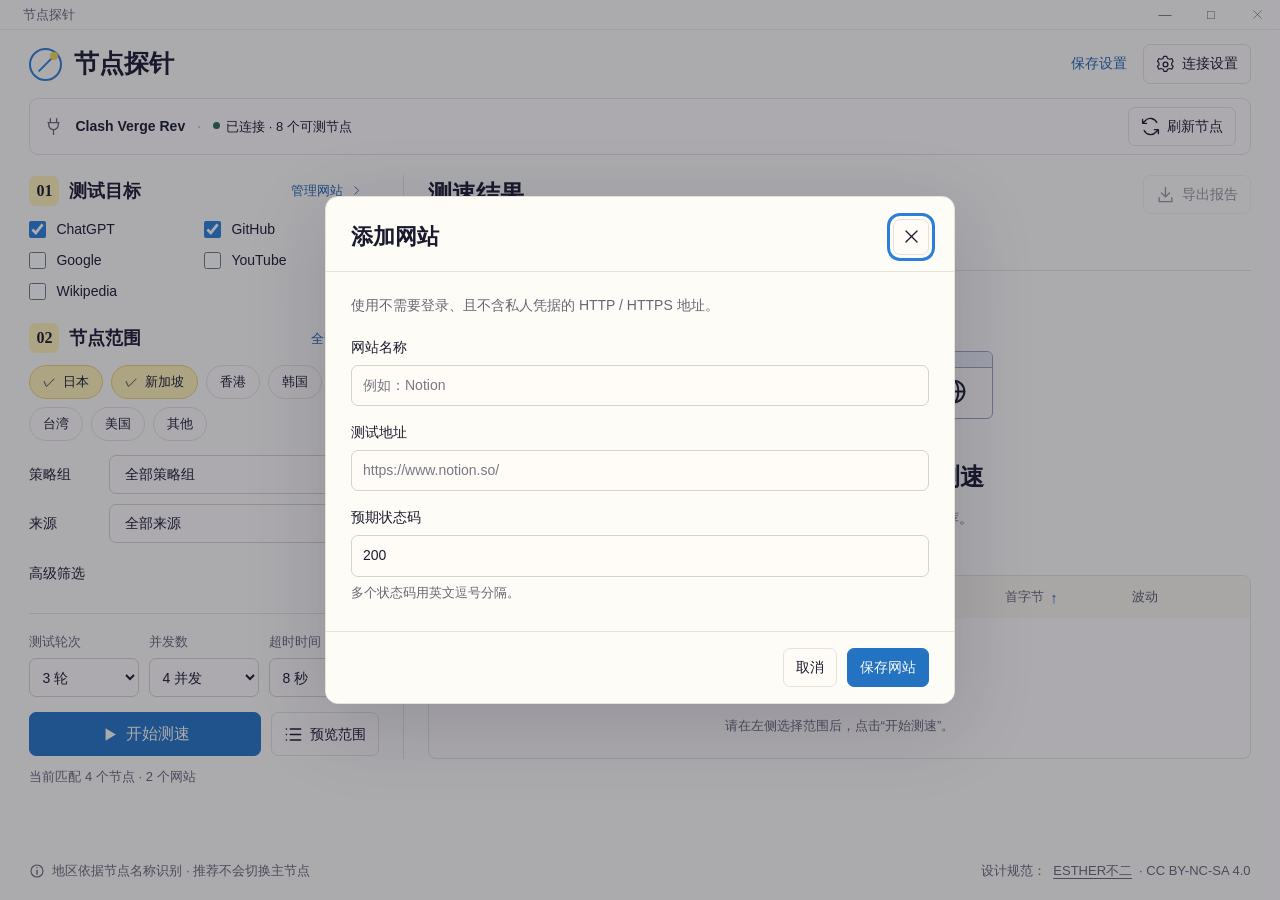
<file: prototypes/ui/09-添加编辑网站.html>
<!DOCTYPE html>
<!-- 从 ESTHER不二 template-app 结构改编；署名与许可见页脚及原型说明。 -->
<html lang="zh-CN">
<head>
  <meta charset="utf-8">
  <meta name="viewport" content="width=device-width,initial-scale=1">
  <meta name="color-scheme" content="light">
  <title>添加 / 编辑网站 · 节点探针</title>
  <link rel="stylesheet" href="assets/prototype.css">
  <script defer src="assets/prototype.js"></script>
  <script defer src="assets/alpine.min.js"></script>
</head>
<body data-start="site-edit">
<svg width="0" height="0" aria-hidden="true" style="position:absolute">
 <defs>
  <symbol id="i-settings" viewBox="0 0 24 24"><path d="m9 3 1-1h4l1 3 3 1 3-1 2 4-2 2v3l2 2-2 4-3-1-3 1-1 3h-4l-1-3-3-1-3 1-2-4 2-2v-3L1 9l2-4 3 1 3-1Z" transform="translate(1 0) scale(.9)"/><circle cx="12" cy="12" r="3"/></symbol>
  <symbol id="i-refresh" viewBox="0 0 24 24"><path d="M20 7a9 9 0 0 0-15-2L2 8m0-5v5h5m-3 9a9 9 0 0 0 15 2l3-3m0 5v-5h-5"/></symbol>
  <symbol id="i-play" viewBox="0 0 24 24"><path d="m7 4 13 8-13 8Z" fill="currentColor" stroke="none"/></symbol>
  <symbol id="i-stop" viewBox="0 0 24 24"><rect x="5" y="5" width="14" height="14" rx="1" fill="currentColor" stroke="none"/></symbol>
  <symbol id="i-close" viewBox="0 0 24 24"><path d="m5 5 14 14M19 5 5 19"/></symbol>
  <symbol id="i-download" viewBox="0 0 24 24"><path d="M12 3v12m-5-5 5 5 5-5M4 16v5h16v-5"/></symbol>
  <symbol id="i-chevron" viewBox="0 0 24 24"><path d="m9 5 7 7-7 7"/></symbol>
  <symbol id="i-list" viewBox="0 0 24 24"><path d="M8 5h13M8 12h13M8 19h13M3 5h.1M3 12h.1M3 19h.1" stroke-width="2"/></symbol>
  <symbol id="i-plug" viewBox="0 0 24 24"><path d="M8 2v5m8-5v5M6 7h12v3a6 6 0 0 1-12 0V7m6 9v6M5 7h14"/></symbol>
  <symbol id="i-info" viewBox="0 0 24 24"><circle cx="12" cy="12" r="9"/><path d="M12 11v6m0-10v.1" stroke-width="2"/></symbol>
  <symbol id="i-doc" viewBox="0 0 24 24"><path d="M5 2h9l5 5v15H5V2m9 0v5h5M8 11h8M8 15h8M8 19h5"/></symbol>
  <symbol id="i-check" viewBox="0 0 24 24"><path d="m4 12 5 5L20 6"/></symbol>
  <symbol id="i-globe" viewBox="0 0 24 24"><circle cx="12" cy="12" r="9"/><ellipse cx="12" cy="12" rx="4" ry="9"/><path d="M3 12h18"/></symbol>
  <symbol id="i-alert" viewBox="0 0 24 24"><path d="m12 3 10 18H2L12 3m0 6v6m0 3v.1" stroke-width="1.7"/></symbol>
 </defs>
</svg>
<div class="app-window" x-data="probeUI" x-cloak>
 <div class="titlebar" aria-hidden="true"><span>节点探针</span><div class="window-actions"><span>—</span><span>□</span><span><svg class="icon"><use href="#i-close"/></svg></span></div></div>
 <header class="app-header">
  <div class="brand"><span class="brand-mark" aria-hidden="true"></span><h1>节点探针</h1></div>
  <div class="header-actions"><button class="quiet save-settings" @click="saveSettings()" :disabled="running">保存设置</button><button @click="openModal('connection')" :disabled="running"><svg class="icon"><use href="#i-settings"/></svg>连接设置</button></div>
 </header>
 <div class="connection-bar">
  <div class="connection-copy"><svg class="icon" aria-hidden="true"><use href="#i-plug"/></svg><strong>Clash Verge Rev</strong><span class="separator">·</span><span class="status-text"><i class="status-dot" :class="{connected:connected}"></i><span x-text="connected ? '已连接 · 8 个可测节点' : '待连接 · 请刷新节点'"></span></span></div>
  <button class="refresh-button" @click="refresh()" :disabled="running"><svg class="icon"><use href="#i-refresh"/></svg>刷新节点</button>
 </div>
 <main class="workspace">
  <aside class="configuration" aria-label="测速配置">
   <fieldset class="config-content" :disabled="running">
    <section class="filter-section">
     <div class="section-heading"><h2><span class="step">01</span>测试目标</h2><button class="quiet manage-sites" @click="openModal('sites')">管理网站<svg class="icon" style="width:13px;height:13px"><use href="#i-chevron"/></svg></button></div>
     <div class="site-options"><template x-for="site in sites" :key="site.id"><label class="site-option"><input type="checkbox" :value="site.id" x-model="selectedSites" :aria-label="'测试 '+site.name"><span x-text="site.name"></span></label></template></div>
    </section>
    <section class="filter-section">
     <div class="section-heading"><h2><span class="step">02</span>节点范围</h2><button class="quiet" @click="regions=[]">全部地区</button></div>
     <div class="region-options" aria-label="地区选择"><template x-for="region in regionList" :key="region.id"><button class="chip" :aria-pressed="regions.includes(region.id)" @click="toggleRegion(region.id)"><span class="check" aria-hidden="true">✓</span><span x-text="region.name"></span></button></template></div>
     <div class="scope-fields">
      <label for="group">策略组</label><select id="group" x-model="group"><option value="">全部策略组</option><option value="Asia">亚洲线路</option><option value="All">全部线路</option></select>
      <label for="provider">来源</label><select id="provider" x-model="provider"><option value="">全部来源</option><option>主订阅</option><option>备用订阅</option></select>
     </div>
     <button class="advanced-toggle" @click="advanced=!advanced" :aria-expanded="advanced" aria-controls="advanced-fields"><span>高级筛选<span class="muted small" x-show="include||exclude||limit||manualNodes.length"> · 已限定</span></span><svg class="icon"><use href="#i-chevron"/></svg></button>
     <div class="advanced-fields" id="advanced-fields" x-show="advanced" x-transition:enter="transition" x-transition:enter-start="opacity-0" x-transition:enter-end="opacity-100">
      <label class="field"><span>名称包含</span><input id="include" x-model="include" placeholder="留空不限制，例如：东京, 专线"><span class="hint">多个关键词用英文逗号分隔。</span></label>
      <label class="field"><span>名称排除</span><input id="exclude" x-model="exclude" placeholder="留空不排除，例如：备用, 测试"></label>
      <label class="field"><span>最多节点数</span><input id="limit" type="number" min="0" max="200" x-model.number="limit"><span class="hint">0 表示不限制。</span></label>
      <div class="inline-summary"><span class="small muted" x-text="manualNodes.length ? '手动选择 '+manualNodes.length+' 个节点' : '全部匹配节点'"></span><button class="quiet" @click="openModal('nodes')">手动选择</button></div>
     </div>
    </section>
   </fieldset>
   <div class="configuration-footer">
    <fieldset class="sampling" :disabled="running">
     <label class="field"><span>测试轮次</span><select id="rounds" x-model.number="rounds"><option value="1">1 轮</option><option value="3">3 轮</option><option value="5">5 轮</option><option value="10">10 轮</option></select></label>
     <label class="field"><span>并发数</span><select id="workers" x-model.number="workers"><option value="1">1 并发</option><option value="2">2 并发</option><option value="4">4 并发</option><option value="8">8 并发</option></select></label>
     <label class="field"><span>超时时间</span><select id="timeout" x-model.number="timeout"><option value="5">5 秒</option><option value="8">8 秒</option><option value="15">15 秒</option><option value="30">30 秒</option></select></label>
    </fieldset>
    <div class="action-row"><button class="primary start-button" x-show="!running" @click="startRun()"><svg class="icon"><use href="#i-play"/></svg>开始测速</button><button class="primary stop-button" x-show="running" @click="stopRun()"><svg class="icon"><use href="#i-stop"/></svg>停止测速</button><button class="preview-button" @click="openModal('nodes')" :disabled="running"><svg class="icon"><use href="#i-list"/></svg>预览范围</button></div>
    <p class="preview-summary" x-text="connected ? '当前匹配 '+candidates.length+' 个节点 · '+selectedSites.length+' 个网站' : '连接客户端后可预览节点范围'"></p>
   </div>
  </aside>
  <section class="results" aria-labelledby="results-heading">
   <div class="results-header"><h2 id="results-heading">测速结果</h2><button class="export-button" :disabled="!report||running" @click="openModal('export')"><svg class="icon"><use href="#i-download"/></svg>导出报告</button></div>
   <nav class="tabs" x-ref="tabs" role="tablist" aria-label="按网站查看结果"><span class="tab-marker" :style="'left:'+tabLeft+'px;width:'+tabWidth+'px'"></span><template x-for="site in reportSites.length ? reportSites : [sites[0]]" :key="site.id"><button class="tab" role="tab" :aria-selected="activeSite===site.id" @click="activeSite=site.id" x-text="site.name"></button></template></nav>
   <div class="result-scroll" aria-live="polite">
    <div class="run-strip" x-show="running"><div class="strip-head"><strong>正在测速<span class="muted small"> · <span x-text="sites.find(s=>s.id===activeSite)?.name"></span></span></strong><button class="quiet" @click="stopRun()">停止</button></div><p>完成全部轮次后，为每个网站分别推荐节点。</p><div class="progress-track"><div class="progress-fill" :style="'transform:scaleX('+progress/total+')'"></div></div><div class="progress-meta"><span class="numeric" x-text="progress+' / '+total+' 次请求已完成'"></span><span>当前结果持续更新</span></div></div>
    <div class="run-strip warning" x-show="screen==='stopped'"><div class="strip-head"><strong>测速已停止</strong><button class="quiet" @click="startRun()">重新测速</button></div><p x-text="report ? '本次任务未生成报告，下方保留上次完整结果。' : '本次任务未生成完整报告，可调整范围后重新测速。'"></p></div>
    <div class="run-strip error" x-show="screen==='error'"><div class="strip-head"><strong>无法连接 Clash Verge Rev</strong><button class="quiet" @click="openModal('connection')">检查连接</button></div><p>请确认客户端正在运行，或在连接设置中选择内核和配置文件。</p></div>
    <div class="recommendation" x-show="recommendation">
     <div><div class="recommend-label"><svg class="icon" style="width:16px;height:16px"><use href="#i-check"/></svg><span x-text="screen==='stopped'?'上次完整报告的推荐':'本次推荐'"></span></div><h3 x-text="recommendation?.name"></h3><p>全部轮次成功 · <span x-text="recommendation?.successes"></span>/<span x-text="recommendation?.total"></span> 次通过</p></div>
     <div class="recommend-metric numeric"><b x-text="recommendation?.median_ms.toFixed(1)" style="font-weight:600"></b><span>ms</span><p class="small muted" style="letter-spacing:0;text-align:right;margin-top:2px;font-weight:400">首字节中位数</p></div>
    </div>
    <div class="empty-state" x-show="!hasRows&&!running">
     <template x-if="screen==='empty'"><div class="big-icon"><svg class="icon"><use href="#i-list"/></svg></div></template>
     <template x-if="screen==='error'"><div class="big-icon"><svg class="icon"><use href="#i-plug"/></svg></div></template>
     <div class="probe-diagram" x-show="screen!=='empty'&&screen!=='error'"><div class="server-stack"><span><i></i><i></i></span><span><i></i><i></i></span><span><i></i><i></i></span></div><span class="diagram-path"></span><div class="target-window"><svg class="icon"><use href="#i-globe"/></svg></div></div>
     <h3 x-text="screen==='empty' ? '没有匹配的节点' : screen==='error' ? '连接客户端，读取节点' : screen==='stopped' ? '调整范围，重新开始' : '选择范围，开始第一次测速'"></h3>
     <p x-text="screen==='empty' ? '试试扩大地区范围，或清空高级筛选条件。' : screen==='error' ? '完成连接后，即可选择网站与地区进行测速。' : '完成后，每个网站会得到独立排名与推荐。'"></p>
     <button x-show="screen==='empty'" @click="regions=['jp','sg'];include='';exclude='';manualNodes=[];limit=0;screen='idle'">恢复默认范围</button>
     <button x-show="screen==='error'" @click="refresh()">重新连接</button>
    </div>
    <div class="report-toolbar" x-show="hasRows"><span x-text="rows.length+' 条结果' + (report&&!running?' · 完整报告 '+report.time:'')"></span><span>成功率优先</span></div>
    <div class="table-wrap">
     <table class="result-table"><thead><tr><th :aria-sort="sort==='name'?(sortDirection===1?'ascending':'descending'):'none'"><button class="sort-header" @click="toggleSort('name')" aria-label="按节点名称排序">节点<span class="sort-arrow" x-show="sort==='name'" x-text="sortDirection===1?'↑':'↓'"></span></button></th><th>地区</th><th>成功率</th><th :aria-sort="sort==='latency'?(sortDirection===1?'ascending':'descending'):'none'"><button class="sort-header" @click="toggleSort('latency')" aria-label="按首字节耗时排序">首字节<span class="sort-arrow" x-show="sort==='latency'" x-text="sortDirection===1?'↑':'↓'"></span></button></th><th>波动</th></tr></thead><tbody>
      <template x-for="(row,index) in rows" :key="row.id+'-'+row.site_id"><tr :class="{best:recommendation?.id===row.id,failed:row.successes<row.total}">
       <td><div class="node-title"><span class="rank" x-text="index+1"></span><button class="node-button" @click="showDetail(row)" :title="row.name" x-text="row.name"></button></div><div class="node-provider" x-text="row.provider"></div></td>
       <td x-text="regionName(row.region)"></td><td><span class="rate-badge numeric" :class="{partial:row.successes<row.total}" x-text="Math.round(row.successes/row.total*100)+'%'"></span><div class="small muted numeric" x-text="row.successes+'/'+row.total"></div></td><td class="numeric" x-text="ms(row.median_ms)"></td><td class="numeric" x-text="ms(row.jitter_ms)"></td>
      </tr></template>
     </tbody></table>
     <div class="table-empty" x-show="!hasRows"><svg class="icon"><use href="#i-doc"/></svg><strong x-text="running ? '正在等待首组结果' : '尚无完整测速结果'"></strong><p x-show="screen==='idle'">请在左侧选择范围后，点击“开始测速”。</p></div>
    </div>
   </div>
  </section>
 </main>
 <footer class="app-footer"><span><svg class="icon" style="width:16px;height:16px"><use href="#i-info"/></svg>地区依据节点名称识别 · 推荐不会切换主节点</span><span class="credit">设计规范：<a href="https://github.com/esthersjw/esther-design-system" target="_blank" rel="noreferrer">ESTHER不二</a> · CC BY-NC-SA 4.0</span></footer>
 <dialog x-ref="dialog" :class="{wide:['sites','nodes','detail'].includes(modal)}" @cancel.prevent="closeModal()" @click="if($event.target===$refs.dialog)closeModal()" aria-labelledby="dialog-title">
  <div class="dialog-header"><h2 id="dialog-title" x-text="modalTitle"></h2><button class="icon-button close-dialog" aria-label="关闭弹窗" @click="closeModal()"><svg class="icon"><use href="#i-close"/></svg></button></div>
  <div class="dialog-body">
   <section x-show="modal==='connection'">
    <div class="segmented"><button :class="{active:connMode==='auto'}" @click="connMode='auto';modalError=''">自动发现</button><button :class="{active:connMode==='manual'}" @click="connMode='manual';modalError=''">手动配置</button></div>
    <div x-show="connMode==='auto'"><div class="connection-detect"><div class="big-icon"><svg class="icon"><use href="#i-plug"/></svg></div><h3 x-text="detected?'已发现 Clash Verge Rev':'查找正在运行的 Clash 客户端'"></h3><p x-text="detected?'内核可用 · 本机控制接口已识别':'请保持 Clash Verge Rev 打开并运行代理内核。'"></p><button @click="detectConnection()"><svg class="icon"><use href="#i-refresh"/></svg><span x-text="detected?'重新检测':'检测客户端'"></span></button></div><dl class="key-values" x-show="detected"><dt>客户端</dt><dd>Clash Verge Rev</dd><dt>内核</dt><dd>Mihomo</dd><dt>控制接口</dt><dd>Windows named pipe</dd><dt>出站网卡</dt><dd>以太网</dd></dl></div>
    <div class="connection-fields" x-show="connMode==='manual'"><p class="dialog-intro">优先自动发现。未找到客户端时，再指定实际生效的文件路径。</p><label class="field"><span>Mihomo 内核路径</span><div class="path-row"><input id="binary-path" x-model="connection.binary" placeholder="请选择 Mihomo 可执行文件"><button @click="browse('binary')">浏览</button></div></label><label class="field"><span>生效配置路径</span><div class="path-row"><input id="config-path" x-model="connection.config" placeholder="请选择当前生效的 YAML 配置"><button @click="browse('config')">浏览</button></div></label><label class="field"><span>内核工作目录</span><input x-model="connection.directory" placeholder="留空使用配置文件所在目录"><span class="hint">provider 的相对缓存路径以此目录为准。</span></label><div class="form-row"><label class="field"><span>控制器地址</span><input x-model="connection.controller" placeholder="http://127.0.0.1:9090"></label><label class="field"><span>出站物理网卡</span><input x-model="connection.interface" placeholder="自动识别，例如：以太网"></label></div><label class="field"><span>Windows named pipe</span><input x-model="connection.pipe" placeholder="留空从配置文件读取"><span class="hint">无需填写控制器密码或订阅令牌。</span></label></div>
   </section>
   <section x-show="modal==='sites'">
    <div class="manager-toolbar"><p>选择轻量页面作为测试地址。</p><button class="primary add-site" @click="editSite()">＋ 添加网站</button></div>
    <div class="remove-question" x-show="pendingDelete"><p>移除这个网站？已有测速报告会保留。</p><div><button @click="pendingDelete=''">保留</button><button class="danger" @click="removeSite(pendingDelete)">确认移除</button></div></div>
    <ul class="site-management-list"><template x-for="site in sites" :key="site.id"><li class="site-management-row"><div><div class="site-name" x-text="site.name"></div><div class="site-url" x-text="site.url"></div><div class="site-code" x-text="'预期状态码：'+site.statuses.join(', ') + (site.locked?' · 专用 trace 校验':'')"></div></div><div class="site-actions"><button class="quiet" :disabled="!!site.locked" @click="editSite(site)" :aria-label="'编辑 '+site.name">编辑</button><button class="quiet danger" :disabled="!!site.locked" @click="pendingDelete=site.id" :aria-label="'移除 '+site.name">移除</button></div></li></template></ul>
   </section>
   <section x-show="modal==='site-edit'">
    <form id="site-form" @submit.prevent="applySite()" novalidate><p class="dialog-intro">使用不需要登录、且不含私人凭据的 HTTP / HTTPS 地址。</p><label class="field"><span>网站名称</span><input x-ref="siteName" id="site-name" x-model="siteDraft.name" placeholder="例如：Notion" maxlength="80"></label><label class="field"><span>测试地址</span><input id="site-url" type="url" x-model="siteDraft.url" placeholder="https://www.notion.so/"></label><label class="field"><span>预期状态码</span><input id="site-statuses" x-model="siteDraft.statuses" placeholder="200, 204"><span class="hint">多个状态码用英文逗号分隔。</span></label></form>
   </section>
   <section x-show="modal==='nodes'">
    <p class="dialog-intro">只显示符合当前地区、策略组与筛选条件的节点。未勾选时，测试全部匹配节点。</p>
    <div class="node-search"><input id="node-search" x-model="nodeSearch" placeholder="搜索节点名称" aria-label="搜索节点名称"><span x-text="'匹配 '+matchedNodes.length+' 个节点'"></span></div>
    <div class="node-list-actions"><span x-text="'已勾选 '+nodeDraft.length+' 个'"></span><div><button class="quiet" @click="selectVisible()">全选当前列表</button><button class="quiet" @click="nodeDraft=[]">清空勾选</button></div></div>
    <div class="node-list"><template x-for="node in visibleNodes" :key="node.id"><label class="node-choice"><input type="checkbox" :value="node.id" x-model="nodeDraft" :aria-label="node.name"><span><span x-text="node.name"></span><small x-text="node.provider"></small></span><span class="region-label" x-text="regionName(node.region)"></span></label></template><div class="table-empty" x-show="!visibleNodes.length"><strong>没有找到匹配节点</strong><p>请调整搜索词或返回修改筛选条件。</p></div></div>
   </section>
   <section x-show="modal==='detail'">
    <p class="detail-node" x-text="detailRow?.name"></p><p class="detail-meta"><span x-text="detailRow?.site_name"></span> · <span x-text="detailRow?.url"></span><br><span x-text="regionName(detailRow?.region)"></span> · <span x-text="detailRow?.provider"></span></p>
    <div class="detail-metrics"><div><span>成功次数</span><strong x-text="detailRow?.successes+'/'+detailRow?.total"></strong></div><div><span>首字节中位数</span><strong x-text="ms(detailRow?.median_ms)"></strong></div><div><span>波动</span><strong x-text="ms(detailRow?.jitter_ms)"></strong></div></div>
    <div class="detail-table-wrap"><table class="detail-table"><thead><tr><th>轮次</th><th>结果</th><th>状态码</th><th>首字节</th><th>总耗时</th><th>说明</th></tr></thead><tbody><template x-for="sample in detailRow?.samples || []" :key="sample.round"><tr><td class="numeric" x-text="sample.round"></td><td :class="sample.ok?'success':'failure'" x-text="sample.ok?'成功':'失败'"></td><td class="numeric" x-text="sample.status||'—'"></td><td class="numeric" x-text="ms(sample.ttfb_ms)"></td><td class="numeric" x-text="ms(sample.total_ms)"></td><td x-text="sample.reason"></td></tr></template></tbody></table></div>
    <p class="small muted" style="margin-top:18px">首字节耗时不是 ping，也不代表模型生成速度。</p>
   </section>
   <section x-show="modal==='export'">
    <p class="dialog-intro">导出这次完整测速报告，便于复测和比较。</p>
    <div class="format-options"><label class="format-option"><input type="radio" value="csv" x-model="format" name="format"><span><strong>CSV 表格</strong><small>节点汇总，可使用 Excel 打开</small></span></label><label class="format-option"><input type="radio" value="json" x-model="format" name="format"><span><strong>JSON 完整报告</strong><small>包含各轮请求和失败原因</small></span></label></div>
    <div class="export-summary"><span>测试网站</span><strong x-text="report?.sites.map(s=>s.name).join('、')"></strong></div><div class="export-summary"><span>节点 / 结果</span><span x-text="report?.nodes+' 个节点 / '+report?.rows.length+' 条结果'"></span></div>
    <label class="toggle-line"><input type="checkbox" x-model="includeFailures">包含未通过全部轮次的节点</label><p class="small muted">报告包含节点名称与测试地址，不包含节点密码。</p>
   </section>
   <p class="form-error" x-show="modalError" x-text="modalError" role="alert"></p>
  </div>
  <div class="dialog-footer">
   <template x-if="modal==='connection'&&connMode==='manual'"><div class="footer-note">留空字段按默认值处理。</div></template>
   <template x-if="modal==='nodes'"><div class="footer-note" x-text="nodeDraft.length?'将测试 '+nodeDraft.length+' 个已选节点':'将测试全部匹配节点'"></div></template>
   <button @click="modal==='site-edit' ? modal='sites' : closeModal()" x-text="['detail','sites'].includes(modal)?'关闭':'取消'"></button>
   <button class="primary save-connection" x-show="modal==='connection'" @click="saveConnection()">保存连接</button>
   <button class="primary" x-show="modal==='nodes'" @click="applyNodes()">应用范围</button>
   <button class="primary save-site" type="submit" form="site-form" x-show="modal==='site-edit'">保存网站</button>
   <button class="primary download-report" x-show="modal==='export'" @click="exportReport()"><svg class="icon"><use href="#i-download"/></svg>导出报告</button>
  </div>
 </dialog>
 <div class="toast" :class="{error:toastError}" x-show="toast" x-transition.opacity role="status"><svg class="icon"><use :href="toastError?'#i-alert':'#i-check'"/></svg><span x-text="toast"></span></div>
</div>
</body>
</html>
</file>
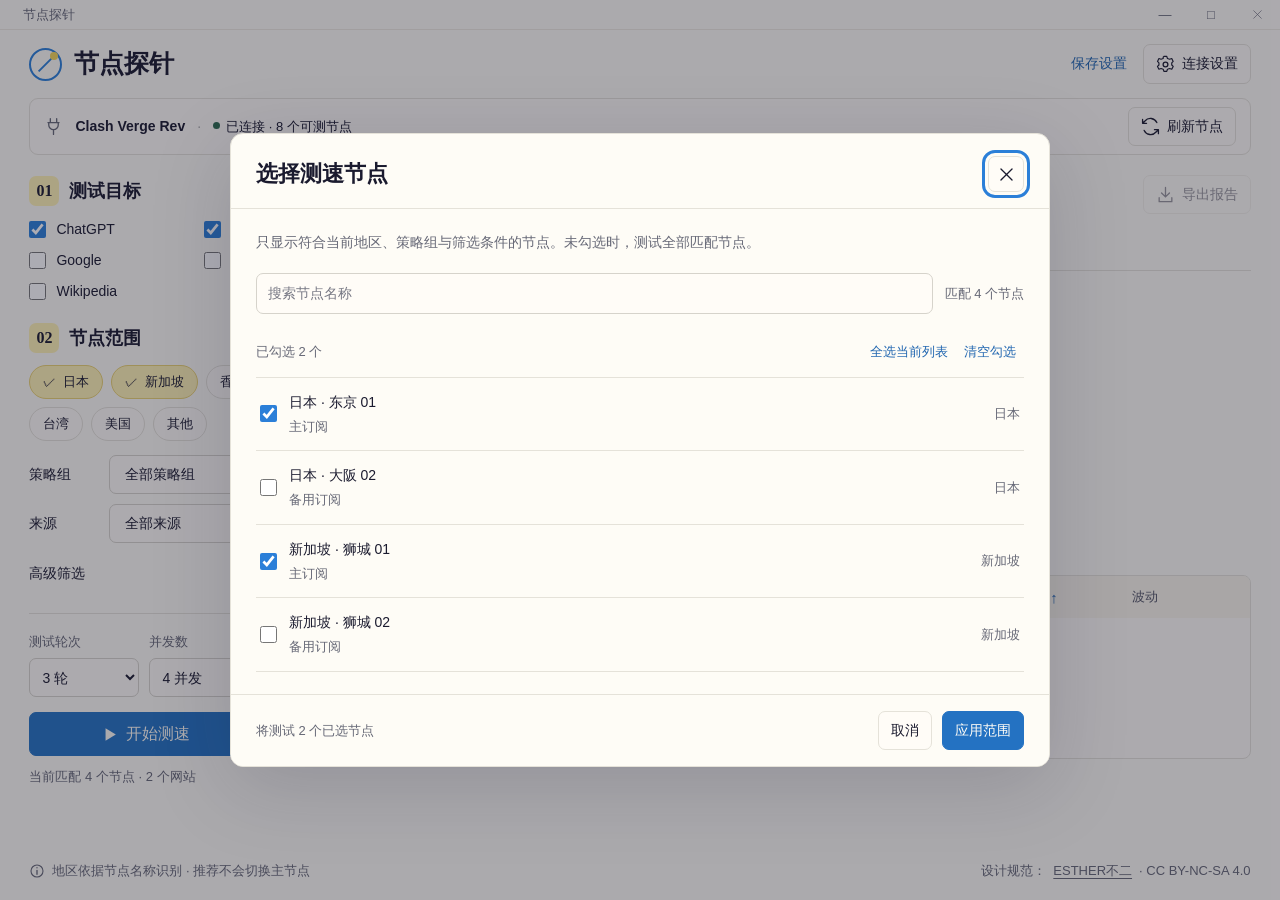
<file: prototypes/ui/10-节点选择.html>
<!DOCTYPE html>
<!-- 从 ESTHER不二 template-app 结构改编；署名与许可见页脚及原型说明。 -->
<html lang="zh-CN">
<head>
  <meta charset="utf-8">
  <meta name="viewport" content="width=device-width,initial-scale=1">
  <meta name="color-scheme" content="light">
  <title>节点选择 · 节点探针</title>
  <link rel="stylesheet" href="assets/prototype.css">
  <script defer src="assets/prototype.js"></script>
  <script defer src="assets/alpine.min.js"></script>
</head>
<body data-start="nodes">
<svg width="0" height="0" aria-hidden="true" style="position:absolute">
 <defs>
  <symbol id="i-settings" viewBox="0 0 24 24"><path d="m9 3 1-1h4l1 3 3 1 3-1 2 4-2 2v3l2 2-2 4-3-1-3 1-1 3h-4l-1-3-3-1-3 1-2-4 2-2v-3L1 9l2-4 3 1 3-1Z" transform="translate(1 0) scale(.9)"/><circle cx="12" cy="12" r="3"/></symbol>
  <symbol id="i-refresh" viewBox="0 0 24 24"><path d="M20 7a9 9 0 0 0-15-2L2 8m0-5v5h5m-3 9a9 9 0 0 0 15 2l3-3m0 5v-5h-5"/></symbol>
  <symbol id="i-play" viewBox="0 0 24 24"><path d="m7 4 13 8-13 8Z" fill="currentColor" stroke="none"/></symbol>
  <symbol id="i-stop" viewBox="0 0 24 24"><rect x="5" y="5" width="14" height="14" rx="1" fill="currentColor" stroke="none"/></symbol>
  <symbol id="i-close" viewBox="0 0 24 24"><path d="m5 5 14 14M19 5 5 19"/></symbol>
  <symbol id="i-download" viewBox="0 0 24 24"><path d="M12 3v12m-5-5 5 5 5-5M4 16v5h16v-5"/></symbol>
  <symbol id="i-chevron" viewBox="0 0 24 24"><path d="m9 5 7 7-7 7"/></symbol>
  <symbol id="i-list" viewBox="0 0 24 24"><path d="M8 5h13M8 12h13M8 19h13M3 5h.1M3 12h.1M3 19h.1" stroke-width="2"/></symbol>
  <symbol id="i-plug" viewBox="0 0 24 24"><path d="M8 2v5m8-5v5M6 7h12v3a6 6 0 0 1-12 0V7m6 9v6M5 7h14"/></symbol>
  <symbol id="i-info" viewBox="0 0 24 24"><circle cx="12" cy="12" r="9"/><path d="M12 11v6m0-10v.1" stroke-width="2"/></symbol>
  <symbol id="i-doc" viewBox="0 0 24 24"><path d="M5 2h9l5 5v15H5V2m9 0v5h5M8 11h8M8 15h8M8 19h5"/></symbol>
  <symbol id="i-check" viewBox="0 0 24 24"><path d="m4 12 5 5L20 6"/></symbol>
  <symbol id="i-globe" viewBox="0 0 24 24"><circle cx="12" cy="12" r="9"/><ellipse cx="12" cy="12" rx="4" ry="9"/><path d="M3 12h18"/></symbol>
  <symbol id="i-alert" viewBox="0 0 24 24"><path d="m12 3 10 18H2L12 3m0 6v6m0 3v.1" stroke-width="1.7"/></symbol>
 </defs>
</svg>
<div class="app-window" x-data="probeUI" x-cloak>
 <div class="titlebar" aria-hidden="true"><span>节点探针</span><div class="window-actions"><span>—</span><span>□</span><span><svg class="icon"><use href="#i-close"/></svg></span></div></div>
 <header class="app-header">
  <div class="brand"><span class="brand-mark" aria-hidden="true"></span><h1>节点探针</h1></div>
  <div class="header-actions"><button class="quiet save-settings" @click="saveSettings()" :disabled="running">保存设置</button><button @click="openModal('connection')" :disabled="running"><svg class="icon"><use href="#i-settings"/></svg>连接设置</button></div>
 </header>
 <div class="connection-bar">
  <div class="connection-copy"><svg class="icon" aria-hidden="true"><use href="#i-plug"/></svg><strong>Clash Verge Rev</strong><span class="separator">·</span><span class="status-text"><i class="status-dot" :class="{connected:connected}"></i><span x-text="connected ? '已连接 · 8 个可测节点' : '待连接 · 请刷新节点'"></span></span></div>
  <button class="refresh-button" @click="refresh()" :disabled="running"><svg class="icon"><use href="#i-refresh"/></svg>刷新节点</button>
 </div>
 <main class="workspace">
  <aside class="configuration" aria-label="测速配置">
   <fieldset class="config-content" :disabled="running">
    <section class="filter-section">
     <div class="section-heading"><h2><span class="step">01</span>测试目标</h2><button class="quiet manage-sites" @click="openModal('sites')">管理网站<svg class="icon" style="width:13px;height:13px"><use href="#i-chevron"/></svg></button></div>
     <div class="site-options"><template x-for="site in sites" :key="site.id"><label class="site-option"><input type="checkbox" :value="site.id" x-model="selectedSites" :aria-label="'测试 '+site.name"><span x-text="site.name"></span></label></template></div>
    </section>
    <section class="filter-section">
     <div class="section-heading"><h2><span class="step">02</span>节点范围</h2><button class="quiet" @click="regions=[]">全部地区</button></div>
     <div class="region-options" aria-label="地区选择"><template x-for="region in regionList" :key="region.id"><button class="chip" :aria-pressed="regions.includes(region.id)" @click="toggleRegion(region.id)"><span class="check" aria-hidden="true">✓</span><span x-text="region.name"></span></button></template></div>
     <div class="scope-fields">
      <label for="group">策略组</label><select id="group" x-model="group"><option value="">全部策略组</option><option value="Asia">亚洲线路</option><option value="All">全部线路</option></select>
      <label for="provider">来源</label><select id="provider" x-model="provider"><option value="">全部来源</option><option>主订阅</option><option>备用订阅</option></select>
     </div>
     <button class="advanced-toggle" @click="advanced=!advanced" :aria-expanded="advanced" aria-controls="advanced-fields"><span>高级筛选<span class="muted small" x-show="include||exclude||limit||manualNodes.length"> · 已限定</span></span><svg class="icon"><use href="#i-chevron"/></svg></button>
     <div class="advanced-fields" id="advanced-fields" x-show="advanced" x-transition:enter="transition" x-transition:enter-start="opacity-0" x-transition:enter-end="opacity-100">
      <label class="field"><span>名称包含</span><input id="include" x-model="include" placeholder="留空不限制，例如：东京, 专线"><span class="hint">多个关键词用英文逗号分隔。</span></label>
      <label class="field"><span>名称排除</span><input id="exclude" x-model="exclude" placeholder="留空不排除，例如：备用, 测试"></label>
      <label class="field"><span>最多节点数</span><input id="limit" type="number" min="0" max="200" x-model.number="limit"><span class="hint">0 表示不限制。</span></label>
      <div class="inline-summary"><span class="small muted" x-text="manualNodes.length ? '手动选择 '+manualNodes.length+' 个节点' : '全部匹配节点'"></span><button class="quiet" @click="openModal('nodes')">手动选择</button></div>
     </div>
    </section>
   </fieldset>
   <div class="configuration-footer">
    <fieldset class="sampling" :disabled="running">
     <label class="field"><span>测试轮次</span><select id="rounds" x-model.number="rounds"><option value="1">1 轮</option><option value="3">3 轮</option><option value="5">5 轮</option><option value="10">10 轮</option></select></label>
     <label class="field"><span>并发数</span><select id="workers" x-model.number="workers"><option value="1">1 并发</option><option value="2">2 并发</option><option value="4">4 并发</option><option value="8">8 并发</option></select></label>
     <label class="field"><span>超时时间</span><select id="timeout" x-model.number="timeout"><option value="5">5 秒</option><option value="8">8 秒</option><option value="15">15 秒</option><option value="30">30 秒</option></select></label>
    </fieldset>
    <div class="action-row"><button class="primary start-button" x-show="!running" @click="startRun()"><svg class="icon"><use href="#i-play"/></svg>开始测速</button><button class="primary stop-button" x-show="running" @click="stopRun()"><svg class="icon"><use href="#i-stop"/></svg>停止测速</button><button class="preview-button" @click="openModal('nodes')" :disabled="running"><svg class="icon"><use href="#i-list"/></svg>预览范围</button></div>
    <p class="preview-summary" x-text="connected ? '当前匹配 '+candidates.length+' 个节点 · '+selectedSites.length+' 个网站' : '连接客户端后可预览节点范围'"></p>
   </div>
  </aside>
  <section class="results" aria-labelledby="results-heading">
   <div class="results-header"><h2 id="results-heading">测速结果</h2><button class="export-button" :disabled="!report||running" @click="openModal('export')"><svg class="icon"><use href="#i-download"/></svg>导出报告</button></div>
   <nav class="tabs" x-ref="tabs" role="tablist" aria-label="按网站查看结果"><span class="tab-marker" :style="'left:'+tabLeft+'px;width:'+tabWidth+'px'"></span><template x-for="site in reportSites.length ? reportSites : [sites[0]]" :key="site.id"><button class="tab" role="tab" :aria-selected="activeSite===site.id" @click="activeSite=site.id" x-text="site.name"></button></template></nav>
   <div class="result-scroll" aria-live="polite">
    <div class="run-strip" x-show="running"><div class="strip-head"><strong>正在测速<span class="muted small"> · <span x-text="sites.find(s=>s.id===activeSite)?.name"></span></span></strong><button class="quiet" @click="stopRun()">停止</button></div><p>完成全部轮次后，为每个网站分别推荐节点。</p><div class="progress-track"><div class="progress-fill" :style="'transform:scaleX('+progress/total+')'"></div></div><div class="progress-meta"><span class="numeric" x-text="progress+' / '+total+' 次请求已完成'"></span><span>当前结果持续更新</span></div></div>
    <div class="run-strip warning" x-show="screen==='stopped'"><div class="strip-head"><strong>测速已停止</strong><button class="quiet" @click="startRun()">重新测速</button></div><p x-text="report ? '本次任务未生成报告，下方保留上次完整结果。' : '本次任务未生成完整报告，可调整范围后重新测速。'"></p></div>
    <div class="run-strip error" x-show="screen==='error'"><div class="strip-head"><strong>无法连接 Clash Verge Rev</strong><button class="quiet" @click="openModal('connection')">检查连接</button></div><p>请确认客户端正在运行，或在连接设置中选择内核和配置文件。</p></div>
    <div class="recommendation" x-show="recommendation">
     <div><div class="recommend-label"><svg class="icon" style="width:16px;height:16px"><use href="#i-check"/></svg><span x-text="screen==='stopped'?'上次完整报告的推荐':'本次推荐'"></span></div><h3 x-text="recommendation?.name"></h3><p>全部轮次成功 · <span x-text="recommendation?.successes"></span>/<span x-text="recommendation?.total"></span> 次通过</p></div>
     <div class="recommend-metric numeric"><b x-text="recommendation?.median_ms.toFixed(1)" style="font-weight:600"></b><span>ms</span><p class="small muted" style="letter-spacing:0;text-align:right;margin-top:2px;font-weight:400">首字节中位数</p></div>
    </div>
    <div class="empty-state" x-show="!hasRows&&!running">
     <template x-if="screen==='empty'"><div class="big-icon"><svg class="icon"><use href="#i-list"/></svg></div></template>
     <template x-if="screen==='error'"><div class="big-icon"><svg class="icon"><use href="#i-plug"/></svg></div></template>
     <div class="probe-diagram" x-show="screen!=='empty'&&screen!=='error'"><div class="server-stack"><span><i></i><i></i></span><span><i></i><i></i></span><span><i></i><i></i></span></div><span class="diagram-path"></span><div class="target-window"><svg class="icon"><use href="#i-globe"/></svg></div></div>
     <h3 x-text="screen==='empty' ? '没有匹配的节点' : screen==='error' ? '连接客户端，读取节点' : screen==='stopped' ? '调整范围，重新开始' : '选择范围，开始第一次测速'"></h3>
     <p x-text="screen==='empty' ? '试试扩大地区范围，或清空高级筛选条件。' : screen==='error' ? '完成连接后，即可选择网站与地区进行测速。' : '完成后，每个网站会得到独立排名与推荐。'"></p>
     <button x-show="screen==='empty'" @click="regions=['jp','sg'];include='';exclude='';manualNodes=[];limit=0;screen='idle'">恢复默认范围</button>
     <button x-show="screen==='error'" @click="refresh()">重新连接</button>
    </div>
    <div class="report-toolbar" x-show="hasRows"><span x-text="rows.length+' 条结果' + (report&&!running?' · 完整报告 '+report.time:'')"></span><span>成功率优先</span></div>
    <div class="table-wrap">
     <table class="result-table"><thead><tr><th :aria-sort="sort==='name'?(sortDirection===1?'ascending':'descending'):'none'"><button class="sort-header" @click="toggleSort('name')" aria-label="按节点名称排序">节点<span class="sort-arrow" x-show="sort==='name'" x-text="sortDirection===1?'↑':'↓'"></span></button></th><th>地区</th><th>成功率</th><th :aria-sort="sort==='latency'?(sortDirection===1?'ascending':'descending'):'none'"><button class="sort-header" @click="toggleSort('latency')" aria-label="按首字节耗时排序">首字节<span class="sort-arrow" x-show="sort==='latency'" x-text="sortDirection===1?'↑':'↓'"></span></button></th><th>波动</th></tr></thead><tbody>
      <template x-for="(row,index) in rows" :key="row.id+'-'+row.site_id"><tr :class="{best:recommendation?.id===row.id,failed:row.successes<row.total}">
       <td><div class="node-title"><span class="rank" x-text="index+1"></span><button class="node-button" @click="showDetail(row)" :title="row.name" x-text="row.name"></button></div><div class="node-provider" x-text="row.provider"></div></td>
       <td x-text="regionName(row.region)"></td><td><span class="rate-badge numeric" :class="{partial:row.successes<row.total}" x-text="Math.round(row.successes/row.total*100)+'%'"></span><div class="small muted numeric" x-text="row.successes+'/'+row.total"></div></td><td class="numeric" x-text="ms(row.median_ms)"></td><td class="numeric" x-text="ms(row.jitter_ms)"></td>
      </tr></template>
     </tbody></table>
     <div class="table-empty" x-show="!hasRows"><svg class="icon"><use href="#i-doc"/></svg><strong x-text="running ? '正在等待首组结果' : '尚无完整测速结果'"></strong><p x-show="screen==='idle'">请在左侧选择范围后，点击“开始测速”。</p></div>
    </div>
   </div>
  </section>
 </main>
 <footer class="app-footer"><span><svg class="icon" style="width:16px;height:16px"><use href="#i-info"/></svg>地区依据节点名称识别 · 推荐不会切换主节点</span><span class="credit">设计规范：<a href="https://github.com/esthersjw/esther-design-system" target="_blank" rel="noreferrer">ESTHER不二</a> · CC BY-NC-SA 4.0</span></footer>
 <dialog x-ref="dialog" :class="{wide:['sites','nodes','detail'].includes(modal)}" @cancel.prevent="closeModal()" @click="if($event.target===$refs.dialog)closeModal()" aria-labelledby="dialog-title">
  <div class="dialog-header"><h2 id="dialog-title" x-text="modalTitle"></h2><button class="icon-button close-dialog" aria-label="关闭弹窗" @click="closeModal()"><svg class="icon"><use href="#i-close"/></svg></button></div>
  <div class="dialog-body">
   <section x-show="modal==='connection'">
    <div class="segmented"><button :class="{active:connMode==='auto'}" @click="connMode='auto';modalError=''">自动发现</button><button :class="{active:connMode==='manual'}" @click="connMode='manual';modalError=''">手动配置</button></div>
    <div x-show="connMode==='auto'"><div class="connection-detect"><div class="big-icon"><svg class="icon"><use href="#i-plug"/></svg></div><h3 x-text="detected?'已发现 Clash Verge Rev':'查找正在运行的 Clash 客户端'"></h3><p x-text="detected?'内核可用 · 本机控制接口已识别':'请保持 Clash Verge Rev 打开并运行代理内核。'"></p><button @click="detectConnection()"><svg class="icon"><use href="#i-refresh"/></svg><span x-text="detected?'重新检测':'检测客户端'"></span></button></div><dl class="key-values" x-show="detected"><dt>客户端</dt><dd>Clash Verge Rev</dd><dt>内核</dt><dd>Mihomo</dd><dt>控制接口</dt><dd>Windows named pipe</dd><dt>出站网卡</dt><dd>以太网</dd></dl></div>
    <div class="connection-fields" x-show="connMode==='manual'"><p class="dialog-intro">优先自动发现。未找到客户端时，再指定实际生效的文件路径。</p><label class="field"><span>Mihomo 内核路径</span><div class="path-row"><input id="binary-path" x-model="connection.binary" placeholder="请选择 Mihomo 可执行文件"><button @click="browse('binary')">浏览</button></div></label><label class="field"><span>生效配置路径</span><div class="path-row"><input id="config-path" x-model="connection.config" placeholder="请选择当前生效的 YAML 配置"><button @click="browse('config')">浏览</button></div></label><label class="field"><span>内核工作目录</span><input x-model="connection.directory" placeholder="留空使用配置文件所在目录"><span class="hint">provider 的相对缓存路径以此目录为准。</span></label><div class="form-row"><label class="field"><span>控制器地址</span><input x-model="connection.controller" placeholder="http://127.0.0.1:9090"></label><label class="field"><span>出站物理网卡</span><input x-model="connection.interface" placeholder="自动识别，例如：以太网"></label></div><label class="field"><span>Windows named pipe</span><input x-model="connection.pipe" placeholder="留空从配置文件读取"><span class="hint">无需填写控制器密码或订阅令牌。</span></label></div>
   </section>
   <section x-show="modal==='sites'">
    <div class="manager-toolbar"><p>选择轻量页面作为测试地址。</p><button class="primary add-site" @click="editSite()">＋ 添加网站</button></div>
    <div class="remove-question" x-show="pendingDelete"><p>移除这个网站？已有测速报告会保留。</p><div><button @click="pendingDelete=''">保留</button><button class="danger" @click="removeSite(pendingDelete)">确认移除</button></div></div>
    <ul class="site-management-list"><template x-for="site in sites" :key="site.id"><li class="site-management-row"><div><div class="site-name" x-text="site.name"></div><div class="site-url" x-text="site.url"></div><div class="site-code" x-text="'预期状态码：'+site.statuses.join(', ') + (site.locked?' · 专用 trace 校验':'')"></div></div><div class="site-actions"><button class="quiet" :disabled="!!site.locked" @click="editSite(site)" :aria-label="'编辑 '+site.name">编辑</button><button class="quiet danger" :disabled="!!site.locked" @click="pendingDelete=site.id" :aria-label="'移除 '+site.name">移除</button></div></li></template></ul>
   </section>
   <section x-show="modal==='site-edit'">
    <form id="site-form" @submit.prevent="applySite()" novalidate><p class="dialog-intro">使用不需要登录、且不含私人凭据的 HTTP / HTTPS 地址。</p><label class="field"><span>网站名称</span><input x-ref="siteName" id="site-name" x-model="siteDraft.name" placeholder="例如：Notion" maxlength="80"></label><label class="field"><span>测试地址</span><input id="site-url" type="url" x-model="siteDraft.url" placeholder="https://www.notion.so/"></label><label class="field"><span>预期状态码</span><input id="site-statuses" x-model="siteDraft.statuses" placeholder="200, 204"><span class="hint">多个状态码用英文逗号分隔。</span></label></form>
   </section>
   <section x-show="modal==='nodes'">
    <p class="dialog-intro">只显示符合当前地区、策略组与筛选条件的节点。未勾选时，测试全部匹配节点。</p>
    <div class="node-search"><input id="node-search" x-model="nodeSearch" placeholder="搜索节点名称" aria-label="搜索节点名称"><span x-text="'匹配 '+matchedNodes.length+' 个节点'"></span></div>
    <div class="node-list-actions"><span x-text="'已勾选 '+nodeDraft.length+' 个'"></span><div><button class="quiet" @click="selectVisible()">全选当前列表</button><button class="quiet" @click="nodeDraft=[]">清空勾选</button></div></div>
    <div class="node-list"><template x-for="node in visibleNodes" :key="node.id"><label class="node-choice"><input type="checkbox" :value="node.id" x-model="nodeDraft" :aria-label="node.name"><span><span x-text="node.name"></span><small x-text="node.provider"></small></span><span class="region-label" x-text="regionName(node.region)"></span></label></template><div class="table-empty" x-show="!visibleNodes.length"><strong>没有找到匹配节点</strong><p>请调整搜索词或返回修改筛选条件。</p></div></div>
   </section>
   <section x-show="modal==='detail'">
    <p class="detail-node" x-text="detailRow?.name"></p><p class="detail-meta"><span x-text="detailRow?.site_name"></span> · <span x-text="detailRow?.url"></span><br><span x-text="regionName(detailRow?.region)"></span> · <span x-text="detailRow?.provider"></span></p>
    <div class="detail-metrics"><div><span>成功次数</span><strong x-text="detailRow?.successes+'/'+detailRow?.total"></strong></div><div><span>首字节中位数</span><strong x-text="ms(detailRow?.median_ms)"></strong></div><div><span>波动</span><strong x-text="ms(detailRow?.jitter_ms)"></strong></div></div>
    <div class="detail-table-wrap"><table class="detail-table"><thead><tr><th>轮次</th><th>结果</th><th>状态码</th><th>首字节</th><th>总耗时</th><th>说明</th></tr></thead><tbody><template x-for="sample in detailRow?.samples || []" :key="sample.round"><tr><td class="numeric" x-text="sample.round"></td><td :class="sample.ok?'success':'failure'" x-text="sample.ok?'成功':'失败'"></td><td class="numeric" x-text="sample.status||'—'"></td><td class="numeric" x-text="ms(sample.ttfb_ms)"></td><td class="numeric" x-text="ms(sample.total_ms)"></td><td x-text="sample.reason"></td></tr></template></tbody></table></div>
    <p class="small muted" style="margin-top:18px">首字节耗时不是 ping，也不代表模型生成速度。</p>
   </section>
   <section x-show="modal==='export'">
    <p class="dialog-intro">导出这次完整测速报告，便于复测和比较。</p>
    <div class="format-options"><label class="format-option"><input type="radio" value="csv" x-model="format" name="format"><span><strong>CSV 表格</strong><small>节点汇总，可使用 Excel 打开</small></span></label><label class="format-option"><input type="radio" value="json" x-model="format" name="format"><span><strong>JSON 完整报告</strong><small>包含各轮请求和失败原因</small></span></label></div>
    <div class="export-summary"><span>测试网站</span><strong x-text="report?.sites.map(s=>s.name).join('、')"></strong></div><div class="export-summary"><span>节点 / 结果</span><span x-text="report?.nodes+' 个节点 / '+report?.rows.length+' 条结果'"></span></div>
    <label class="toggle-line"><input type="checkbox" x-model="includeFailures">包含未通过全部轮次的节点</label><p class="small muted">报告包含节点名称与测试地址，不包含节点密码。</p>
   </section>
   <p class="form-error" x-show="modalError" x-text="modalError" role="alert"></p>
  </div>
  <div class="dialog-footer">
   <template x-if="modal==='connection'&&connMode==='manual'"><div class="footer-note">留空字段按默认值处理。</div></template>
   <template x-if="modal==='nodes'"><div class="footer-note" x-text="nodeDraft.length?'将测试 '+nodeDraft.length+' 个已选节点':'将测试全部匹配节点'"></div></template>
   <button @click="modal==='site-edit' ? modal='sites' : closeModal()" x-text="['detail','sites'].includes(modal)?'关闭':'取消'"></button>
   <button class="primary save-connection" x-show="modal==='connection'" @click="saveConnection()">保存连接</button>
   <button class="primary" x-show="modal==='nodes'" @click="applyNodes()">应用范围</button>
   <button class="primary save-site" type="submit" form="site-form" x-show="modal==='site-edit'">保存网站</button>
   <button class="primary download-report" x-show="modal==='export'" @click="exportReport()"><svg class="icon"><use href="#i-download"/></svg>导出报告</button>
  </div>
 </dialog>
 <div class="toast" :class="{error:toastError}" x-show="toast" x-transition.opacity role="status"><svg class="icon"><use :href="toastError?'#i-alert':'#i-check'"/></svg><span x-text="toast"></span></div>
</div>
</body>
</html>
</file>
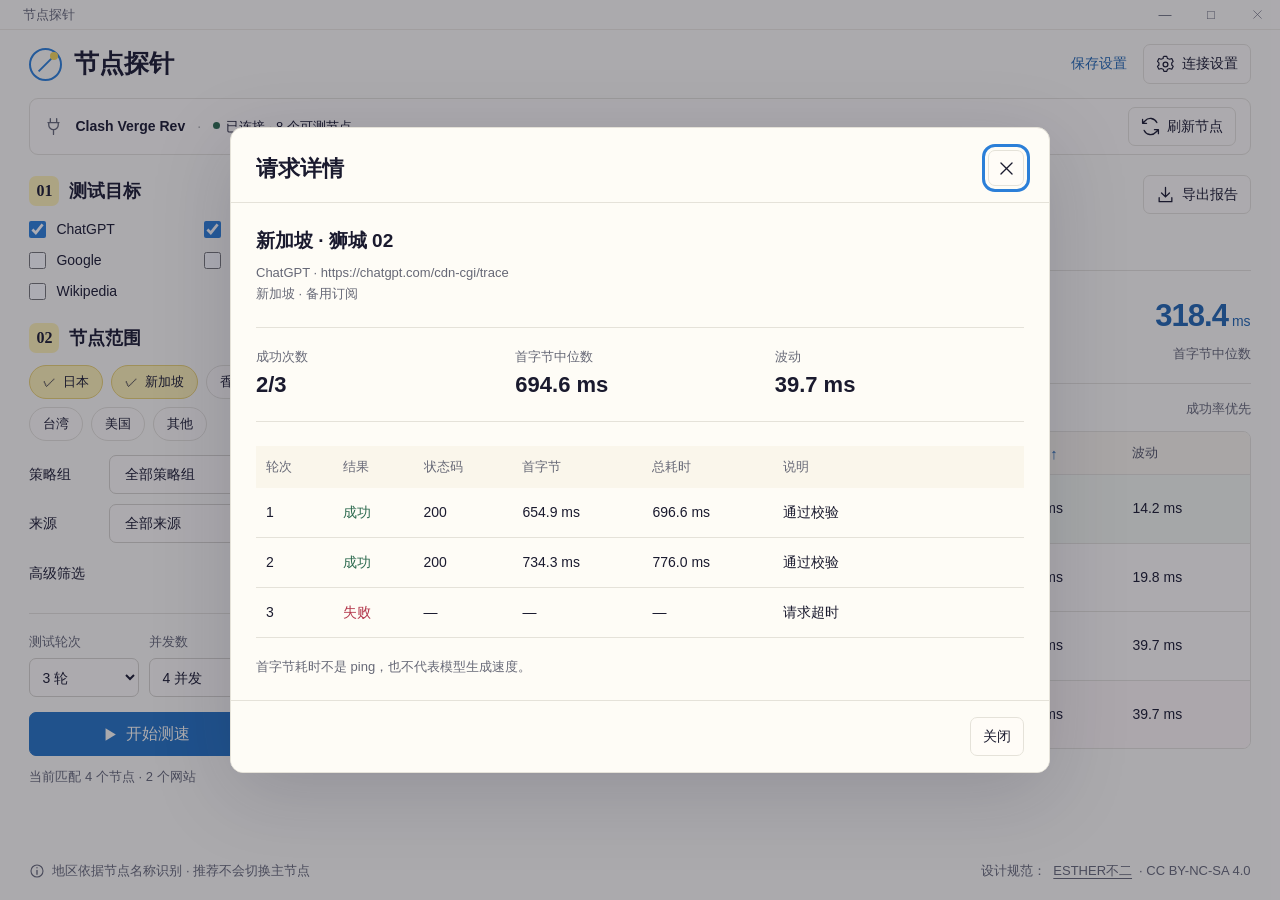
<file: prototypes/ui/11-请求详情.html>
<!DOCTYPE html>
<!-- 从 ESTHER不二 template-app 结构改编；署名与许可见页脚及原型说明。 -->
<html lang="zh-CN">
<head>
  <meta charset="utf-8">
  <meta name="viewport" content="width=device-width,initial-scale=1">
  <meta name="color-scheme" content="light">
  <title>请求详情 · 节点探针</title>
  <link rel="stylesheet" href="assets/prototype.css">
  <script defer src="assets/prototype.js"></script>
  <script defer src="assets/alpine.min.js"></script>
</head>
<body data-start="detail">
<svg width="0" height="0" aria-hidden="true" style="position:absolute">
 <defs>
  <symbol id="i-settings" viewBox="0 0 24 24"><path d="m9 3 1-1h4l1 3 3 1 3-1 2 4-2 2v3l2 2-2 4-3-1-3 1-1 3h-4l-1-3-3-1-3 1-2-4 2-2v-3L1 9l2-4 3 1 3-1Z" transform="translate(1 0) scale(.9)"/><circle cx="12" cy="12" r="3"/></symbol>
  <symbol id="i-refresh" viewBox="0 0 24 24"><path d="M20 7a9 9 0 0 0-15-2L2 8m0-5v5h5m-3 9a9 9 0 0 0 15 2l3-3m0 5v-5h-5"/></symbol>
  <symbol id="i-play" viewBox="0 0 24 24"><path d="m7 4 13 8-13 8Z" fill="currentColor" stroke="none"/></symbol>
  <symbol id="i-stop" viewBox="0 0 24 24"><rect x="5" y="5" width="14" height="14" rx="1" fill="currentColor" stroke="none"/></symbol>
  <symbol id="i-close" viewBox="0 0 24 24"><path d="m5 5 14 14M19 5 5 19"/></symbol>
  <symbol id="i-download" viewBox="0 0 24 24"><path d="M12 3v12m-5-5 5 5 5-5M4 16v5h16v-5"/></symbol>
  <symbol id="i-chevron" viewBox="0 0 24 24"><path d="m9 5 7 7-7 7"/></symbol>
  <symbol id="i-list" viewBox="0 0 24 24"><path d="M8 5h13M8 12h13M8 19h13M3 5h.1M3 12h.1M3 19h.1" stroke-width="2"/></symbol>
  <symbol id="i-plug" viewBox="0 0 24 24"><path d="M8 2v5m8-5v5M6 7h12v3a6 6 0 0 1-12 0V7m6 9v6M5 7h14"/></symbol>
  <symbol id="i-info" viewBox="0 0 24 24"><circle cx="12" cy="12" r="9"/><path d="M12 11v6m0-10v.1" stroke-width="2"/></symbol>
  <symbol id="i-doc" viewBox="0 0 24 24"><path d="M5 2h9l5 5v15H5V2m9 0v5h5M8 11h8M8 15h8M8 19h5"/></symbol>
  <symbol id="i-check" viewBox="0 0 24 24"><path d="m4 12 5 5L20 6"/></symbol>
  <symbol id="i-globe" viewBox="0 0 24 24"><circle cx="12" cy="12" r="9"/><ellipse cx="12" cy="12" rx="4" ry="9"/><path d="M3 12h18"/></symbol>
  <symbol id="i-alert" viewBox="0 0 24 24"><path d="m12 3 10 18H2L12 3m0 6v6m0 3v.1" stroke-width="1.7"/></symbol>
 </defs>
</svg>
<div class="app-window" x-data="probeUI" x-cloak>
 <div class="titlebar" aria-hidden="true"><span>节点探针</span><div class="window-actions"><span>—</span><span>□</span><span><svg class="icon"><use href="#i-close"/></svg></span></div></div>
 <header class="app-header">
  <div class="brand"><span class="brand-mark" aria-hidden="true"></span><h1>节点探针</h1></div>
  <div class="header-actions"><button class="quiet save-settings" @click="saveSettings()" :disabled="running">保存设置</button><button @click="openModal('connection')" :disabled="running"><svg class="icon"><use href="#i-settings"/></svg>连接设置</button></div>
 </header>
 <div class="connection-bar">
  <div class="connection-copy"><svg class="icon" aria-hidden="true"><use href="#i-plug"/></svg><strong>Clash Verge Rev</strong><span class="separator">·</span><span class="status-text"><i class="status-dot" :class="{connected:connected}"></i><span x-text="connected ? '已连接 · 8 个可测节点' : '待连接 · 请刷新节点'"></span></span></div>
  <button class="refresh-button" @click="refresh()" :disabled="running"><svg class="icon"><use href="#i-refresh"/></svg>刷新节点</button>
 </div>
 <main class="workspace">
  <aside class="configuration" aria-label="测速配置">
   <fieldset class="config-content" :disabled="running">
    <section class="filter-section">
     <div class="section-heading"><h2><span class="step">01</span>测试目标</h2><button class="quiet manage-sites" @click="openModal('sites')">管理网站<svg class="icon" style="width:13px;height:13px"><use href="#i-chevron"/></svg></button></div>
     <div class="site-options"><template x-for="site in sites" :key="site.id"><label class="site-option"><input type="checkbox" :value="site.id" x-model="selectedSites" :aria-label="'测试 '+site.name"><span x-text="site.name"></span></label></template></div>
    </section>
    <section class="filter-section">
     <div class="section-heading"><h2><span class="step">02</span>节点范围</h2><button class="quiet" @click="regions=[]">全部地区</button></div>
     <div class="region-options" aria-label="地区选择"><template x-for="region in regionList" :key="region.id"><button class="chip" :aria-pressed="regions.includes(region.id)" @click="toggleRegion(region.id)"><span class="check" aria-hidden="true">✓</span><span x-text="region.name"></span></button></template></div>
     <div class="scope-fields">
      <label for="group">策略组</label><select id="group" x-model="group"><option value="">全部策略组</option><option value="Asia">亚洲线路</option><option value="All">全部线路</option></select>
      <label for="provider">来源</label><select id="provider" x-model="provider"><option value="">全部来源</option><option>主订阅</option><option>备用订阅</option></select>
     </div>
     <button class="advanced-toggle" @click="advanced=!advanced" :aria-expanded="advanced" aria-controls="advanced-fields"><span>高级筛选<span class="muted small" x-show="include||exclude||limit||manualNodes.length"> · 已限定</span></span><svg class="icon"><use href="#i-chevron"/></svg></button>
     <div class="advanced-fields" id="advanced-fields" x-show="advanced" x-transition:enter="transition" x-transition:enter-start="opacity-0" x-transition:enter-end="opacity-100">
      <label class="field"><span>名称包含</span><input id="include" x-model="include" placeholder="留空不限制，例如：东京, 专线"><span class="hint">多个关键词用英文逗号分隔。</span></label>
      <label class="field"><span>名称排除</span><input id="exclude" x-model="exclude" placeholder="留空不排除，例如：备用, 测试"></label>
      <label class="field"><span>最多节点数</span><input id="limit" type="number" min="0" max="200" x-model.number="limit"><span class="hint">0 表示不限制。</span></label>
      <div class="inline-summary"><span class="small muted" x-text="manualNodes.length ? '手动选择 '+manualNodes.length+' 个节点' : '全部匹配节点'"></span><button class="quiet" @click="openModal('nodes')">手动选择</button></div>
     </div>
    </section>
   </fieldset>
   <div class="configuration-footer">
    <fieldset class="sampling" :disabled="running">
     <label class="field"><span>测试轮次</span><select id="rounds" x-model.number="rounds"><option value="1">1 轮</option><option value="3">3 轮</option><option value="5">5 轮</option><option value="10">10 轮</option></select></label>
     <label class="field"><span>并发数</span><select id="workers" x-model.number="workers"><option value="1">1 并发</option><option value="2">2 并发</option><option value="4">4 并发</option><option value="8">8 并发</option></select></label>
     <label class="field"><span>超时时间</span><select id="timeout" x-model.number="timeout"><option value="5">5 秒</option><option value="8">8 秒</option><option value="15">15 秒</option><option value="30">30 秒</option></select></label>
    </fieldset>
    <div class="action-row"><button class="primary start-button" x-show="!running" @click="startRun()"><svg class="icon"><use href="#i-play"/></svg>开始测速</button><button class="primary stop-button" x-show="running" @click="stopRun()"><svg class="icon"><use href="#i-stop"/></svg>停止测速</button><button class="preview-button" @click="openModal('nodes')" :disabled="running"><svg class="icon"><use href="#i-list"/></svg>预览范围</button></div>
    <p class="preview-summary" x-text="connected ? '当前匹配 '+candidates.length+' 个节点 · '+selectedSites.length+' 个网站' : '连接客户端后可预览节点范围'"></p>
   </div>
  </aside>
  <section class="results" aria-labelledby="results-heading">
   <div class="results-header"><h2 id="results-heading">测速结果</h2><button class="export-button" :disabled="!report||running" @click="openModal('export')"><svg class="icon"><use href="#i-download"/></svg>导出报告</button></div>
   <nav class="tabs" x-ref="tabs" role="tablist" aria-label="按网站查看结果"><span class="tab-marker" :style="'left:'+tabLeft+'px;width:'+tabWidth+'px'"></span><template x-for="site in reportSites.length ? reportSites : [sites[0]]" :key="site.id"><button class="tab" role="tab" :aria-selected="activeSite===site.id" @click="activeSite=site.id" x-text="site.name"></button></template></nav>
   <div class="result-scroll" aria-live="polite">
    <div class="run-strip" x-show="running"><div class="strip-head"><strong>正在测速<span class="muted small"> · <span x-text="sites.find(s=>s.id===activeSite)?.name"></span></span></strong><button class="quiet" @click="stopRun()">停止</button></div><p>完成全部轮次后，为每个网站分别推荐节点。</p><div class="progress-track"><div class="progress-fill" :style="'transform:scaleX('+progress/total+')'"></div></div><div class="progress-meta"><span class="numeric" x-text="progress+' / '+total+' 次请求已完成'"></span><span>当前结果持续更新</span></div></div>
    <div class="run-strip warning" x-show="screen==='stopped'"><div class="strip-head"><strong>测速已停止</strong><button class="quiet" @click="startRun()">重新测速</button></div><p x-text="report ? '本次任务未生成报告，下方保留上次完整结果。' : '本次任务未生成完整报告，可调整范围后重新测速。'"></p></div>
    <div class="run-strip error" x-show="screen==='error'"><div class="strip-head"><strong>无法连接 Clash Verge Rev</strong><button class="quiet" @click="openModal('connection')">检查连接</button></div><p>请确认客户端正在运行，或在连接设置中选择内核和配置文件。</p></div>
    <div class="recommendation" x-show="recommendation">
     <div><div class="recommend-label"><svg class="icon" style="width:16px;height:16px"><use href="#i-check"/></svg><span x-text="screen==='stopped'?'上次完整报告的推荐':'本次推荐'"></span></div><h3 x-text="recommendation?.name"></h3><p>全部轮次成功 · <span x-text="recommendation?.successes"></span>/<span x-text="recommendation?.total"></span> 次通过</p></div>
     <div class="recommend-metric numeric"><b x-text="recommendation?.median_ms.toFixed(1)" style="font-weight:600"></b><span>ms</span><p class="small muted" style="letter-spacing:0;text-align:right;margin-top:2px;font-weight:400">首字节中位数</p></div>
    </div>
    <div class="empty-state" x-show="!hasRows&&!running">
     <template x-if="screen==='empty'"><div class="big-icon"><svg class="icon"><use href="#i-list"/></svg></div></template>
     <template x-if="screen==='error'"><div class="big-icon"><svg class="icon"><use href="#i-plug"/></svg></div></template>
     <div class="probe-diagram" x-show="screen!=='empty'&&screen!=='error'"><div class="server-stack"><span><i></i><i></i></span><span><i></i><i></i></span><span><i></i><i></i></span></div><span class="diagram-path"></span><div class="target-window"><svg class="icon"><use href="#i-globe"/></svg></div></div>
     <h3 x-text="screen==='empty' ? '没有匹配的节点' : screen==='error' ? '连接客户端，读取节点' : screen==='stopped' ? '调整范围，重新开始' : '选择范围，开始第一次测速'"></h3>
     <p x-text="screen==='empty' ? '试试扩大地区范围，或清空高级筛选条件。' : screen==='error' ? '完成连接后，即可选择网站与地区进行测速。' : '完成后，每个网站会得到独立排名与推荐。'"></p>
     <button x-show="screen==='empty'" @click="regions=['jp','sg'];include='';exclude='';manualNodes=[];limit=0;screen='idle'">恢复默认范围</button>
     <button x-show="screen==='error'" @click="refresh()">重新连接</button>
    </div>
    <div class="report-toolbar" x-show="hasRows"><span x-text="rows.length+' 条结果' + (report&&!running?' · 完整报告 '+report.time:'')"></span><span>成功率优先</span></div>
    <div class="table-wrap">
     <table class="result-table"><thead><tr><th :aria-sort="sort==='name'?(sortDirection===1?'ascending':'descending'):'none'"><button class="sort-header" @click="toggleSort('name')" aria-label="按节点名称排序">节点<span class="sort-arrow" x-show="sort==='name'" x-text="sortDirection===1?'↑':'↓'"></span></button></th><th>地区</th><th>成功率</th><th :aria-sort="sort==='latency'?(sortDirection===1?'ascending':'descending'):'none'"><button class="sort-header" @click="toggleSort('latency')" aria-label="按首字节耗时排序">首字节<span class="sort-arrow" x-show="sort==='latency'" x-text="sortDirection===1?'↑':'↓'"></span></button></th><th>波动</th></tr></thead><tbody>
      <template x-for="(row,index) in rows" :key="row.id+'-'+row.site_id"><tr :class="{best:recommendation?.id===row.id,failed:row.successes<row.total}">
       <td><div class="node-title"><span class="rank" x-text="index+1"></span><button class="node-button" @click="showDetail(row)" :title="row.name" x-text="row.name"></button></div><div class="node-provider" x-text="row.provider"></div></td>
       <td x-text="regionName(row.region)"></td><td><span class="rate-badge numeric" :class="{partial:row.successes<row.total}" x-text="Math.round(row.successes/row.total*100)+'%'"></span><div class="small muted numeric" x-text="row.successes+'/'+row.total"></div></td><td class="numeric" x-text="ms(row.median_ms)"></td><td class="numeric" x-text="ms(row.jitter_ms)"></td>
      </tr></template>
     </tbody></table>
     <div class="table-empty" x-show="!hasRows"><svg class="icon"><use href="#i-doc"/></svg><strong x-text="running ? '正在等待首组结果' : '尚无完整测速结果'"></strong><p x-show="screen==='idle'">请在左侧选择范围后，点击“开始测速”。</p></div>
    </div>
   </div>
  </section>
 </main>
 <footer class="app-footer"><span><svg class="icon" style="width:16px;height:16px"><use href="#i-info"/></svg>地区依据节点名称识别 · 推荐不会切换主节点</span><span class="credit">设计规范：<a href="https://github.com/esthersjw/esther-design-system" target="_blank" rel="noreferrer">ESTHER不二</a> · CC BY-NC-SA 4.0</span></footer>
 <dialog x-ref="dialog" :class="{wide:['sites','nodes','detail'].includes(modal)}" @cancel.prevent="closeModal()" @click="if($event.target===$refs.dialog)closeModal()" aria-labelledby="dialog-title">
  <div class="dialog-header"><h2 id="dialog-title" x-text="modalTitle"></h2><button class="icon-button close-dialog" aria-label="关闭弹窗" @click="closeModal()"><svg class="icon"><use href="#i-close"/></svg></button></div>
  <div class="dialog-body">
   <section x-show="modal==='connection'">
    <div class="segmented"><button :class="{active:connMode==='auto'}" @click="connMode='auto';modalError=''">自动发现</button><button :class="{active:connMode==='manual'}" @click="connMode='manual';modalError=''">手动配置</button></div>
    <div x-show="connMode==='auto'"><div class="connection-detect"><div class="big-icon"><svg class="icon"><use href="#i-plug"/></svg></div><h3 x-text="detected?'已发现 Clash Verge Rev':'查找正在运行的 Clash 客户端'"></h3><p x-text="detected?'内核可用 · 本机控制接口已识别':'请保持 Clash Verge Rev 打开并运行代理内核。'"></p><button @click="detectConnection()"><svg class="icon"><use href="#i-refresh"/></svg><span x-text="detected?'重新检测':'检测客户端'"></span></button></div><dl class="key-values" x-show="detected"><dt>客户端</dt><dd>Clash Verge Rev</dd><dt>内核</dt><dd>Mihomo</dd><dt>控制接口</dt><dd>Windows named pipe</dd><dt>出站网卡</dt><dd>以太网</dd></dl></div>
    <div class="connection-fields" x-show="connMode==='manual'"><p class="dialog-intro">优先自动发现。未找到客户端时，再指定实际生效的文件路径。</p><label class="field"><span>Mihomo 内核路径</span><div class="path-row"><input id="binary-path" x-model="connection.binary" placeholder="请选择 Mihomo 可执行文件"><button @click="browse('binary')">浏览</button></div></label><label class="field"><span>生效配置路径</span><div class="path-row"><input id="config-path" x-model="connection.config" placeholder="请选择当前生效的 YAML 配置"><button @click="browse('config')">浏览</button></div></label><label class="field"><span>内核工作目录</span><input x-model="connection.directory" placeholder="留空使用配置文件所在目录"><span class="hint">provider 的相对缓存路径以此目录为准。</span></label><div class="form-row"><label class="field"><span>控制器地址</span><input x-model="connection.controller" placeholder="http://127.0.0.1:9090"></label><label class="field"><span>出站物理网卡</span><input x-model="connection.interface" placeholder="自动识别，例如：以太网"></label></div><label class="field"><span>Windows named pipe</span><input x-model="connection.pipe" placeholder="留空从配置文件读取"><span class="hint">无需填写控制器密码或订阅令牌。</span></label></div>
   </section>
   <section x-show="modal==='sites'">
    <div class="manager-toolbar"><p>选择轻量页面作为测试地址。</p><button class="primary add-site" @click="editSite()">＋ 添加网站</button></div>
    <div class="remove-question" x-show="pendingDelete"><p>移除这个网站？已有测速报告会保留。</p><div><button @click="pendingDelete=''">保留</button><button class="danger" @click="removeSite(pendingDelete)">确认移除</button></div></div>
    <ul class="site-management-list"><template x-for="site in sites" :key="site.id"><li class="site-management-row"><div><div class="site-name" x-text="site.name"></div><div class="site-url" x-text="site.url"></div><div class="site-code" x-text="'预期状态码：'+site.statuses.join(', ') + (site.locked?' · 专用 trace 校验':'')"></div></div><div class="site-actions"><button class="quiet" :disabled="!!site.locked" @click="editSite(site)" :aria-label="'编辑 '+site.name">编辑</button><button class="quiet danger" :disabled="!!site.locked" @click="pendingDelete=site.id" :aria-label="'移除 '+site.name">移除</button></div></li></template></ul>
   </section>
   <section x-show="modal==='site-edit'">
    <form id="site-form" @submit.prevent="applySite()" novalidate><p class="dialog-intro">使用不需要登录、且不含私人凭据的 HTTP / HTTPS 地址。</p><label class="field"><span>网站名称</span><input x-ref="siteName" id="site-name" x-model="siteDraft.name" placeholder="例如：Notion" maxlength="80"></label><label class="field"><span>测试地址</span><input id="site-url" type="url" x-model="siteDraft.url" placeholder="https://www.notion.so/"></label><label class="field"><span>预期状态码</span><input id="site-statuses" x-model="siteDraft.statuses" placeholder="200, 204"><span class="hint">多个状态码用英文逗号分隔。</span></label></form>
   </section>
   <section x-show="modal==='nodes'">
    <p class="dialog-intro">只显示符合当前地区、策略组与筛选条件的节点。未勾选时，测试全部匹配节点。</p>
    <div class="node-search"><input id="node-search" x-model="nodeSearch" placeholder="搜索节点名称" aria-label="搜索节点名称"><span x-text="'匹配 '+matchedNodes.length+' 个节点'"></span></div>
    <div class="node-list-actions"><span x-text="'已勾选 '+nodeDraft.length+' 个'"></span><div><button class="quiet" @click="selectVisible()">全选当前列表</button><button class="quiet" @click="nodeDraft=[]">清空勾选</button></div></div>
    <div class="node-list"><template x-for="node in visibleNodes" :key="node.id"><label class="node-choice"><input type="checkbox" :value="node.id" x-model="nodeDraft" :aria-label="node.name"><span><span x-text="node.name"></span><small x-text="node.provider"></small></span><span class="region-label" x-text="regionName(node.region)"></span></label></template><div class="table-empty" x-show="!visibleNodes.length"><strong>没有找到匹配节点</strong><p>请调整搜索词或返回修改筛选条件。</p></div></div>
   </section>
   <section x-show="modal==='detail'">
    <p class="detail-node" x-text="detailRow?.name"></p><p class="detail-meta"><span x-text="detailRow?.site_name"></span> · <span x-text="detailRow?.url"></span><br><span x-text="regionName(detailRow?.region)"></span> · <span x-text="detailRow?.provider"></span></p>
    <div class="detail-metrics"><div><span>成功次数</span><strong x-text="detailRow?.successes+'/'+detailRow?.total"></strong></div><div><span>首字节中位数</span><strong x-text="ms(detailRow?.median_ms)"></strong></div><div><span>波动</span><strong x-text="ms(detailRow?.jitter_ms)"></strong></div></div>
    <div class="detail-table-wrap"><table class="detail-table"><thead><tr><th>轮次</th><th>结果</th><th>状态码</th><th>首字节</th><th>总耗时</th><th>说明</th></tr></thead><tbody><template x-for="sample in detailRow?.samples || []" :key="sample.round"><tr><td class="numeric" x-text="sample.round"></td><td :class="sample.ok?'success':'failure'" x-text="sample.ok?'成功':'失败'"></td><td class="numeric" x-text="sample.status||'—'"></td><td class="numeric" x-text="ms(sample.ttfb_ms)"></td><td class="numeric" x-text="ms(sample.total_ms)"></td><td x-text="sample.reason"></td></tr></template></tbody></table></div>
    <p class="small muted" style="margin-top:18px">首字节耗时不是 ping，也不代表模型生成速度。</p>
   </section>
   <section x-show="modal==='export'">
    <p class="dialog-intro">导出这次完整测速报告，便于复测和比较。</p>
    <div class="format-options"><label class="format-option"><input type="radio" value="csv" x-model="format" name="format"><span><strong>CSV 表格</strong><small>节点汇总，可使用 Excel 打开</small></span></label><label class="format-option"><input type="radio" value="json" x-model="format" name="format"><span><strong>JSON 完整报告</strong><small>包含各轮请求和失败原因</small></span></label></div>
    <div class="export-summary"><span>测试网站</span><strong x-text="report?.sites.map(s=>s.name).join('、')"></strong></div><div class="export-summary"><span>节点 / 结果</span><span x-text="report?.nodes+' 个节点 / '+report?.rows.length+' 条结果'"></span></div>
    <label class="toggle-line"><input type="checkbox" x-model="includeFailures">包含未通过全部轮次的节点</label><p class="small muted">报告包含节点名称与测试地址，不包含节点密码。</p>
   </section>
   <p class="form-error" x-show="modalError" x-text="modalError" role="alert"></p>
  </div>
  <div class="dialog-footer">
   <template x-if="modal==='connection'&&connMode==='manual'"><div class="footer-note">留空字段按默认值处理。</div></template>
   <template x-if="modal==='nodes'"><div class="footer-note" x-text="nodeDraft.length?'将测试 '+nodeDraft.length+' 个已选节点':'将测试全部匹配节点'"></div></template>
   <button @click="modal==='site-edit' ? modal='sites' : closeModal()" x-text="['detail','sites'].includes(modal)?'关闭':'取消'"></button>
   <button class="primary save-connection" x-show="modal==='connection'" @click="saveConnection()">保存连接</button>
   <button class="primary" x-show="modal==='nodes'" @click="applyNodes()">应用范围</button>
   <button class="primary save-site" type="submit" form="site-form" x-show="modal==='site-edit'">保存网站</button>
   <button class="primary download-report" x-show="modal==='export'" @click="exportReport()"><svg class="icon"><use href="#i-download"/></svg>导出报告</button>
  </div>
 </dialog>
 <div class="toast" :class="{error:toastError}" x-show="toast" x-transition.opacity role="status"><svg class="icon"><use :href="toastError?'#i-alert':'#i-check'"/></svg><span x-text="toast"></span></div>
</div>
</body>
</html>
</file>
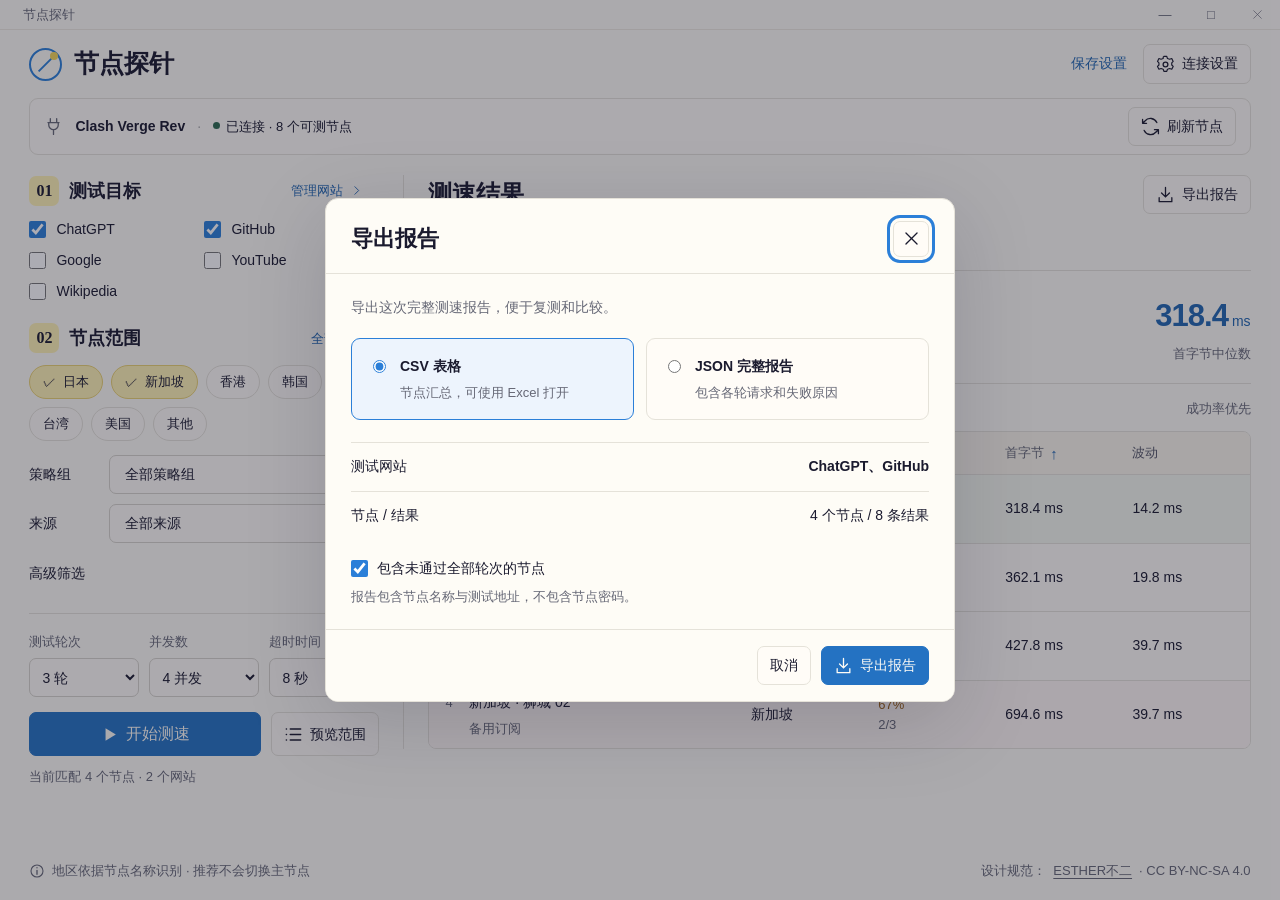
<file: prototypes/ui/12-导出报告.html>
<!DOCTYPE html>
<!-- 从 ESTHER不二 template-app 结构改编；署名与许可见页脚及原型说明。 -->
<html lang="zh-CN">
<head>
  <meta charset="utf-8">
  <meta name="viewport" content="width=device-width,initial-scale=1">
  <meta name="color-scheme" content="light">
  <title>导出报告 · 节点探针</title>
  <link rel="stylesheet" href="assets/prototype.css">
  <script defer src="assets/prototype.js"></script>
  <script defer src="assets/alpine.min.js"></script>
</head>
<body data-start="export">
<svg width="0" height="0" aria-hidden="true" style="position:absolute">
 <defs>
  <symbol id="i-settings" viewBox="0 0 24 24"><path d="m9 3 1-1h4l1 3 3 1 3-1 2 4-2 2v3l2 2-2 4-3-1-3 1-1 3h-4l-1-3-3-1-3 1-2-4 2-2v-3L1 9l2-4 3 1 3-1Z" transform="translate(1 0) scale(.9)"/><circle cx="12" cy="12" r="3"/></symbol>
  <symbol id="i-refresh" viewBox="0 0 24 24"><path d="M20 7a9 9 0 0 0-15-2L2 8m0-5v5h5m-3 9a9 9 0 0 0 15 2l3-3m0 5v-5h-5"/></symbol>
  <symbol id="i-play" viewBox="0 0 24 24"><path d="m7 4 13 8-13 8Z" fill="currentColor" stroke="none"/></symbol>
  <symbol id="i-stop" viewBox="0 0 24 24"><rect x="5" y="5" width="14" height="14" rx="1" fill="currentColor" stroke="none"/></symbol>
  <symbol id="i-close" viewBox="0 0 24 24"><path d="m5 5 14 14M19 5 5 19"/></symbol>
  <symbol id="i-download" viewBox="0 0 24 24"><path d="M12 3v12m-5-5 5 5 5-5M4 16v5h16v-5"/></symbol>
  <symbol id="i-chevron" viewBox="0 0 24 24"><path d="m9 5 7 7-7 7"/></symbol>
  <symbol id="i-list" viewBox="0 0 24 24"><path d="M8 5h13M8 12h13M8 19h13M3 5h.1M3 12h.1M3 19h.1" stroke-width="2"/></symbol>
  <symbol id="i-plug" viewBox="0 0 24 24"><path d="M8 2v5m8-5v5M6 7h12v3a6 6 0 0 1-12 0V7m6 9v6M5 7h14"/></symbol>
  <symbol id="i-info" viewBox="0 0 24 24"><circle cx="12" cy="12" r="9"/><path d="M12 11v6m0-10v.1" stroke-width="2"/></symbol>
  <symbol id="i-doc" viewBox="0 0 24 24"><path d="M5 2h9l5 5v15H5V2m9 0v5h5M8 11h8M8 15h8M8 19h5"/></symbol>
  <symbol id="i-check" viewBox="0 0 24 24"><path d="m4 12 5 5L20 6"/></symbol>
  <symbol id="i-globe" viewBox="0 0 24 24"><circle cx="12" cy="12" r="9"/><ellipse cx="12" cy="12" rx="4" ry="9"/><path d="M3 12h18"/></symbol>
  <symbol id="i-alert" viewBox="0 0 24 24"><path d="m12 3 10 18H2L12 3m0 6v6m0 3v.1" stroke-width="1.7"/></symbol>
 </defs>
</svg>
<div class="app-window" x-data="probeUI" x-cloak>
 <div class="titlebar" aria-hidden="true"><span>节点探针</span><div class="window-actions"><span>—</span><span>□</span><span><svg class="icon"><use href="#i-close"/></svg></span></div></div>
 <header class="app-header">
  <div class="brand"><span class="brand-mark" aria-hidden="true"></span><h1>节点探针</h1></div>
  <div class="header-actions"><button class="quiet save-settings" @click="saveSettings()" :disabled="running">保存设置</button><button @click="openModal('connection')" :disabled="running"><svg class="icon"><use href="#i-settings"/></svg>连接设置</button></div>
 </header>
 <div class="connection-bar">
  <div class="connection-copy"><svg class="icon" aria-hidden="true"><use href="#i-plug"/></svg><strong>Clash Verge Rev</strong><span class="separator">·</span><span class="status-text"><i class="status-dot" :class="{connected:connected}"></i><span x-text="connected ? '已连接 · 8 个可测节点' : '待连接 · 请刷新节点'"></span></span></div>
  <button class="refresh-button" @click="refresh()" :disabled="running"><svg class="icon"><use href="#i-refresh"/></svg>刷新节点</button>
 </div>
 <main class="workspace">
  <aside class="configuration" aria-label="测速配置">
   <fieldset class="config-content" :disabled="running">
    <section class="filter-section">
     <div class="section-heading"><h2><span class="step">01</span>测试目标</h2><button class="quiet manage-sites" @click="openModal('sites')">管理网站<svg class="icon" style="width:13px;height:13px"><use href="#i-chevron"/></svg></button></div>
     <div class="site-options"><template x-for="site in sites" :key="site.id"><label class="site-option"><input type="checkbox" :value="site.id" x-model="selectedSites" :aria-label="'测试 '+site.name"><span x-text="site.name"></span></label></template></div>
    </section>
    <section class="filter-section">
     <div class="section-heading"><h2><span class="step">02</span>节点范围</h2><button class="quiet" @click="regions=[]">全部地区</button></div>
     <div class="region-options" aria-label="地区选择"><template x-for="region in regionList" :key="region.id"><button class="chip" :aria-pressed="regions.includes(region.id)" @click="toggleRegion(region.id)"><span class="check" aria-hidden="true">✓</span><span x-text="region.name"></span></button></template></div>
     <div class="scope-fields">
      <label for="group">策略组</label><select id="group" x-model="group"><option value="">全部策略组</option><option value="Asia">亚洲线路</option><option value="All">全部线路</option></select>
      <label for="provider">来源</label><select id="provider" x-model="provider"><option value="">全部来源</option><option>主订阅</option><option>备用订阅</option></select>
     </div>
     <button class="advanced-toggle" @click="advanced=!advanced" :aria-expanded="advanced" aria-controls="advanced-fields"><span>高级筛选<span class="muted small" x-show="include||exclude||limit||manualNodes.length"> · 已限定</span></span><svg class="icon"><use href="#i-chevron"/></svg></button>
     <div class="advanced-fields" id="advanced-fields" x-show="advanced" x-transition:enter="transition" x-transition:enter-start="opacity-0" x-transition:enter-end="opacity-100">
      <label class="field"><span>名称包含</span><input id="include" x-model="include" placeholder="留空不限制，例如：东京, 专线"><span class="hint">多个关键词用英文逗号分隔。</span></label>
      <label class="field"><span>名称排除</span><input id="exclude" x-model="exclude" placeholder="留空不排除，例如：备用, 测试"></label>
      <label class="field"><span>最多节点数</span><input id="limit" type="number" min="0" max="200" x-model.number="limit"><span class="hint">0 表示不限制。</span></label>
      <div class="inline-summary"><span class="small muted" x-text="manualNodes.length ? '手动选择 '+manualNodes.length+' 个节点' : '全部匹配节点'"></span><button class="quiet" @click="openModal('nodes')">手动选择</button></div>
     </div>
    </section>
   </fieldset>
   <div class="configuration-footer">
    <fieldset class="sampling" :disabled="running">
     <label class="field"><span>测试轮次</span><select id="rounds" x-model.number="rounds"><option value="1">1 轮</option><option value="3">3 轮</option><option value="5">5 轮</option><option value="10">10 轮</option></select></label>
     <label class="field"><span>并发数</span><select id="workers" x-model.number="workers"><option value="1">1 并发</option><option value="2">2 并发</option><option value="4">4 并发</option><option value="8">8 并发</option></select></label>
     <label class="field"><span>超时时间</span><select id="timeout" x-model.number="timeout"><option value="5">5 秒</option><option value="8">8 秒</option><option value="15">15 秒</option><option value="30">30 秒</option></select></label>
    </fieldset>
    <div class="action-row"><button class="primary start-button" x-show="!running" @click="startRun()"><svg class="icon"><use href="#i-play"/></svg>开始测速</button><button class="primary stop-button" x-show="running" @click="stopRun()"><svg class="icon"><use href="#i-stop"/></svg>停止测速</button><button class="preview-button" @click="openModal('nodes')" :disabled="running"><svg class="icon"><use href="#i-list"/></svg>预览范围</button></div>
    <p class="preview-summary" x-text="connected ? '当前匹配 '+candidates.length+' 个节点 · '+selectedSites.length+' 个网站' : '连接客户端后可预览节点范围'"></p>
   </div>
  </aside>
  <section class="results" aria-labelledby="results-heading">
   <div class="results-header"><h2 id="results-heading">测速结果</h2><button class="export-button" :disabled="!report||running" @click="openModal('export')"><svg class="icon"><use href="#i-download"/></svg>导出报告</button></div>
   <nav class="tabs" x-ref="tabs" role="tablist" aria-label="按网站查看结果"><span class="tab-marker" :style="'left:'+tabLeft+'px;width:'+tabWidth+'px'"></span><template x-for="site in reportSites.length ? reportSites : [sites[0]]" :key="site.id"><button class="tab" role="tab" :aria-selected="activeSite===site.id" @click="activeSite=site.id" x-text="site.name"></button></template></nav>
   <div class="result-scroll" aria-live="polite">
    <div class="run-strip" x-show="running"><div class="strip-head"><strong>正在测速<span class="muted small"> · <span x-text="sites.find(s=>s.id===activeSite)?.name"></span></span></strong><button class="quiet" @click="stopRun()">停止</button></div><p>完成全部轮次后，为每个网站分别推荐节点。</p><div class="progress-track"><div class="progress-fill" :style="'transform:scaleX('+progress/total+')'"></div></div><div class="progress-meta"><span class="numeric" x-text="progress+' / '+total+' 次请求已完成'"></span><span>当前结果持续更新</span></div></div>
    <div class="run-strip warning" x-show="screen==='stopped'"><div class="strip-head"><strong>测速已停止</strong><button class="quiet" @click="startRun()">重新测速</button></div><p x-text="report ? '本次任务未生成报告，下方保留上次完整结果。' : '本次任务未生成完整报告，可调整范围后重新测速。'"></p></div>
    <div class="run-strip error" x-show="screen==='error'"><div class="strip-head"><strong>无法连接 Clash Verge Rev</strong><button class="quiet" @click="openModal('connection')">检查连接</button></div><p>请确认客户端正在运行，或在连接设置中选择内核和配置文件。</p></div>
    <div class="recommendation" x-show="recommendation">
     <div><div class="recommend-label"><svg class="icon" style="width:16px;height:16px"><use href="#i-check"/></svg><span x-text="screen==='stopped'?'上次完整报告的推荐':'本次推荐'"></span></div><h3 x-text="recommendation?.name"></h3><p>全部轮次成功 · <span x-text="recommendation?.successes"></span>/<span x-text="recommendation?.total"></span> 次通过</p></div>
     <div class="recommend-metric numeric"><b x-text="recommendation?.median_ms.toFixed(1)" style="font-weight:600"></b><span>ms</span><p class="small muted" style="letter-spacing:0;text-align:right;margin-top:2px;font-weight:400">首字节中位数</p></div>
    </div>
    <div class="empty-state" x-show="!hasRows&&!running">
     <template x-if="screen==='empty'"><div class="big-icon"><svg class="icon"><use href="#i-list"/></svg></div></template>
     <template x-if="screen==='error'"><div class="big-icon"><svg class="icon"><use href="#i-plug"/></svg></div></template>
     <div class="probe-diagram" x-show="screen!=='empty'&&screen!=='error'"><div class="server-stack"><span><i></i><i></i></span><span><i></i><i></i></span><span><i></i><i></i></span></div><span class="diagram-path"></span><div class="target-window"><svg class="icon"><use href="#i-globe"/></svg></div></div>
     <h3 x-text="screen==='empty' ? '没有匹配的节点' : screen==='error' ? '连接客户端，读取节点' : screen==='stopped' ? '调整范围，重新开始' : '选择范围，开始第一次测速'"></h3>
     <p x-text="screen==='empty' ? '试试扩大地区范围，或清空高级筛选条件。' : screen==='error' ? '完成连接后，即可选择网站与地区进行测速。' : '完成后，每个网站会得到独立排名与推荐。'"></p>
     <button x-show="screen==='empty'" @click="regions=['jp','sg'];include='';exclude='';manualNodes=[];limit=0;screen='idle'">恢复默认范围</button>
     <button x-show="screen==='error'" @click="refresh()">重新连接</button>
    </div>
    <div class="report-toolbar" x-show="hasRows"><span x-text="rows.length+' 条结果' + (report&&!running?' · 完整报告 '+report.time:'')"></span><span>成功率优先</span></div>
    <div class="table-wrap">
     <table class="result-table"><thead><tr><th :aria-sort="sort==='name'?(sortDirection===1?'ascending':'descending'):'none'"><button class="sort-header" @click="toggleSort('name')" aria-label="按节点名称排序">节点<span class="sort-arrow" x-show="sort==='name'" x-text="sortDirection===1?'↑':'↓'"></span></button></th><th>地区</th><th>成功率</th><th :aria-sort="sort==='latency'?(sortDirection===1?'ascending':'descending'):'none'"><button class="sort-header" @click="toggleSort('latency')" aria-label="按首字节耗时排序">首字节<span class="sort-arrow" x-show="sort==='latency'" x-text="sortDirection===1?'↑':'↓'"></span></button></th><th>波动</th></tr></thead><tbody>
      <template x-for="(row,index) in rows" :key="row.id+'-'+row.site_id"><tr :class="{best:recommendation?.id===row.id,failed:row.successes<row.total}">
       <td><div class="node-title"><span class="rank" x-text="index+1"></span><button class="node-button" @click="showDetail(row)" :title="row.name" x-text="row.name"></button></div><div class="node-provider" x-text="row.provider"></div></td>
       <td x-text="regionName(row.region)"></td><td><span class="rate-badge numeric" :class="{partial:row.successes<row.total}" x-text="Math.round(row.successes/row.total*100)+'%'"></span><div class="small muted numeric" x-text="row.successes+'/'+row.total"></div></td><td class="numeric" x-text="ms(row.median_ms)"></td><td class="numeric" x-text="ms(row.jitter_ms)"></td>
      </tr></template>
     </tbody></table>
     <div class="table-empty" x-show="!hasRows"><svg class="icon"><use href="#i-doc"/></svg><strong x-text="running ? '正在等待首组结果' : '尚无完整测速结果'"></strong><p x-show="screen==='idle'">请在左侧选择范围后，点击“开始测速”。</p></div>
    </div>
   </div>
  </section>
 </main>
 <footer class="app-footer"><span><svg class="icon" style="width:16px;height:16px"><use href="#i-info"/></svg>地区依据节点名称识别 · 推荐不会切换主节点</span><span class="credit">设计规范：<a href="https://github.com/esthersjw/esther-design-system" target="_blank" rel="noreferrer">ESTHER不二</a> · CC BY-NC-SA 4.0</span></footer>
 <dialog x-ref="dialog" :class="{wide:['sites','nodes','detail'].includes(modal)}" @cancel.prevent="closeModal()" @click="if($event.target===$refs.dialog)closeModal()" aria-labelledby="dialog-title">
  <div class="dialog-header"><h2 id="dialog-title" x-text="modalTitle"></h2><button class="icon-button close-dialog" aria-label="关闭弹窗" @click="closeModal()"><svg class="icon"><use href="#i-close"/></svg></button></div>
  <div class="dialog-body">
   <section x-show="modal==='connection'">
    <div class="segmented"><button :class="{active:connMode==='auto'}" @click="connMode='auto';modalError=''">自动发现</button><button :class="{active:connMode==='manual'}" @click="connMode='manual';modalError=''">手动配置</button></div>
    <div x-show="connMode==='auto'"><div class="connection-detect"><div class="big-icon"><svg class="icon"><use href="#i-plug"/></svg></div><h3 x-text="detected?'已发现 Clash Verge Rev':'查找正在运行的 Clash 客户端'"></h3><p x-text="detected?'内核可用 · 本机控制接口已识别':'请保持 Clash Verge Rev 打开并运行代理内核。'"></p><button @click="detectConnection()"><svg class="icon"><use href="#i-refresh"/></svg><span x-text="detected?'重新检测':'检测客户端'"></span></button></div><dl class="key-values" x-show="detected"><dt>客户端</dt><dd>Clash Verge Rev</dd><dt>内核</dt><dd>Mihomo</dd><dt>控制接口</dt><dd>Windows named pipe</dd><dt>出站网卡</dt><dd>以太网</dd></dl></div>
    <div class="connection-fields" x-show="connMode==='manual'"><p class="dialog-intro">优先自动发现。未找到客户端时，再指定实际生效的文件路径。</p><label class="field"><span>Mihomo 内核路径</span><div class="path-row"><input id="binary-path" x-model="connection.binary" placeholder="请选择 Mihomo 可执行文件"><button @click="browse('binary')">浏览</button></div></label><label class="field"><span>生效配置路径</span><div class="path-row"><input id="config-path" x-model="connection.config" placeholder="请选择当前生效的 YAML 配置"><button @click="browse('config')">浏览</button></div></label><label class="field"><span>内核工作目录</span><input x-model="connection.directory" placeholder="留空使用配置文件所在目录"><span class="hint">provider 的相对缓存路径以此目录为准。</span></label><div class="form-row"><label class="field"><span>控制器地址</span><input x-model="connection.controller" placeholder="http://127.0.0.1:9090"></label><label class="field"><span>出站物理网卡</span><input x-model="connection.interface" placeholder="自动识别，例如：以太网"></label></div><label class="field"><span>Windows named pipe</span><input x-model="connection.pipe" placeholder="留空从配置文件读取"><span class="hint">无需填写控制器密码或订阅令牌。</span></label></div>
   </section>
   <section x-show="modal==='sites'">
    <div class="manager-toolbar"><p>选择轻量页面作为测试地址。</p><button class="primary add-site" @click="editSite()">＋ 添加网站</button></div>
    <div class="remove-question" x-show="pendingDelete"><p>移除这个网站？已有测速报告会保留。</p><div><button @click="pendingDelete=''">保留</button><button class="danger" @click="removeSite(pendingDelete)">确认移除</button></div></div>
    <ul class="site-management-list"><template x-for="site in sites" :key="site.id"><li class="site-management-row"><div><div class="site-name" x-text="site.name"></div><div class="site-url" x-text="site.url"></div><div class="site-code" x-text="'预期状态码：'+site.statuses.join(', ') + (site.locked?' · 专用 trace 校验':'')"></div></div><div class="site-actions"><button class="quiet" :disabled="!!site.locked" @click="editSite(site)" :aria-label="'编辑 '+site.name">编辑</button><button class="quiet danger" :disabled="!!site.locked" @click="pendingDelete=site.id" :aria-label="'移除 '+site.name">移除</button></div></li></template></ul>
   </section>
   <section x-show="modal==='site-edit'">
    <form id="site-form" @submit.prevent="applySite()" novalidate><p class="dialog-intro">使用不需要登录、且不含私人凭据的 HTTP / HTTPS 地址。</p><label class="field"><span>网站名称</span><input x-ref="siteName" id="site-name" x-model="siteDraft.name" placeholder="例如：Notion" maxlength="80"></label><label class="field"><span>测试地址</span><input id="site-url" type="url" x-model="siteDraft.url" placeholder="https://www.notion.so/"></label><label class="field"><span>预期状态码</span><input id="site-statuses" x-model="siteDraft.statuses" placeholder="200, 204"><span class="hint">多个状态码用英文逗号分隔。</span></label></form>
   </section>
   <section x-show="modal==='nodes'">
    <p class="dialog-intro">只显示符合当前地区、策略组与筛选条件的节点。未勾选时，测试全部匹配节点。</p>
    <div class="node-search"><input id="node-search" x-model="nodeSearch" placeholder="搜索节点名称" aria-label="搜索节点名称"><span x-text="'匹配 '+matchedNodes.length+' 个节点'"></span></div>
    <div class="node-list-actions"><span x-text="'已勾选 '+nodeDraft.length+' 个'"></span><div><button class="quiet" @click="selectVisible()">全选当前列表</button><button class="quiet" @click="nodeDraft=[]">清空勾选</button></div></div>
    <div class="node-list"><template x-for="node in visibleNodes" :key="node.id"><label class="node-choice"><input type="checkbox" :value="node.id" x-model="nodeDraft" :aria-label="node.name"><span><span x-text="node.name"></span><small x-text="node.provider"></small></span><span class="region-label" x-text="regionName(node.region)"></span></label></template><div class="table-empty" x-show="!visibleNodes.length"><strong>没有找到匹配节点</strong><p>请调整搜索词或返回修改筛选条件。</p></div></div>
   </section>
   <section x-show="modal==='detail'">
    <p class="detail-node" x-text="detailRow?.name"></p><p class="detail-meta"><span x-text="detailRow?.site_name"></span> · <span x-text="detailRow?.url"></span><br><span x-text="regionName(detailRow?.region)"></span> · <span x-text="detailRow?.provider"></span></p>
    <div class="detail-metrics"><div><span>成功次数</span><strong x-text="detailRow?.successes+'/'+detailRow?.total"></strong></div><div><span>首字节中位数</span><strong x-text="ms(detailRow?.median_ms)"></strong></div><div><span>波动</span><strong x-text="ms(detailRow?.jitter_ms)"></strong></div></div>
    <div class="detail-table-wrap"><table class="detail-table"><thead><tr><th>轮次</th><th>结果</th><th>状态码</th><th>首字节</th><th>总耗时</th><th>说明</th></tr></thead><tbody><template x-for="sample in detailRow?.samples || []" :key="sample.round"><tr><td class="numeric" x-text="sample.round"></td><td :class="sample.ok?'success':'failure'" x-text="sample.ok?'成功':'失败'"></td><td class="numeric" x-text="sample.status||'—'"></td><td class="numeric" x-text="ms(sample.ttfb_ms)"></td><td class="numeric" x-text="ms(sample.total_ms)"></td><td x-text="sample.reason"></td></tr></template></tbody></table></div>
    <p class="small muted" style="margin-top:18px">首字节耗时不是 ping，也不代表模型生成速度。</p>
   </section>
   <section x-show="modal==='export'">
    <p class="dialog-intro">导出这次完整测速报告，便于复测和比较。</p>
    <div class="format-options"><label class="format-option"><input type="radio" value="csv" x-model="format" name="format"><span><strong>CSV 表格</strong><small>节点汇总，可使用 Excel 打开</small></span></label><label class="format-option"><input type="radio" value="json" x-model="format" name="format"><span><strong>JSON 完整报告</strong><small>包含各轮请求和失败原因</small></span></label></div>
    <div class="export-summary"><span>测试网站</span><strong x-text="report?.sites.map(s=>s.name).join('、')"></strong></div><div class="export-summary"><span>节点 / 结果</span><span x-text="report?.nodes+' 个节点 / '+report?.rows.length+' 条结果'"></span></div>
    <label class="toggle-line"><input type="checkbox" x-model="includeFailures">包含未通过全部轮次的节点</label><p class="small muted">报告包含节点名称与测试地址，不包含节点密码。</p>
   </section>
   <p class="form-error" x-show="modalError" x-text="modalError" role="alert"></p>
  </div>
  <div class="dialog-footer">
   <template x-if="modal==='connection'&&connMode==='manual'"><div class="footer-note">留空字段按默认值处理。</div></template>
   <template x-if="modal==='nodes'"><div class="footer-note" x-text="nodeDraft.length?'将测试 '+nodeDraft.length+' 个已选节点':'将测试全部匹配节点'"></div></template>
   <button @click="modal==='site-edit' ? modal='sites' : closeModal()" x-text="['detail','sites'].includes(modal)?'关闭':'取消'"></button>
   <button class="primary save-connection" x-show="modal==='connection'" @click="saveConnection()">保存连接</button>
   <button class="primary" x-show="modal==='nodes'" @click="applyNodes()">应用范围</button>
   <button class="primary save-site" type="submit" form="site-form" x-show="modal==='site-edit'">保存网站</button>
   <button class="primary download-report" x-show="modal==='export'" @click="exportReport()"><svg class="icon"><use href="#i-download"/></svg>导出报告</button>
  </div>
 </dialog>
 <div class="toast" :class="{error:toastError}" x-show="toast" x-transition.opacity role="status"><svg class="icon"><use :href="toastError?'#i-alert':'#i-check'"/></svg><span x-text="toast"></span></div>
</div>
</body>
</html>
</file>
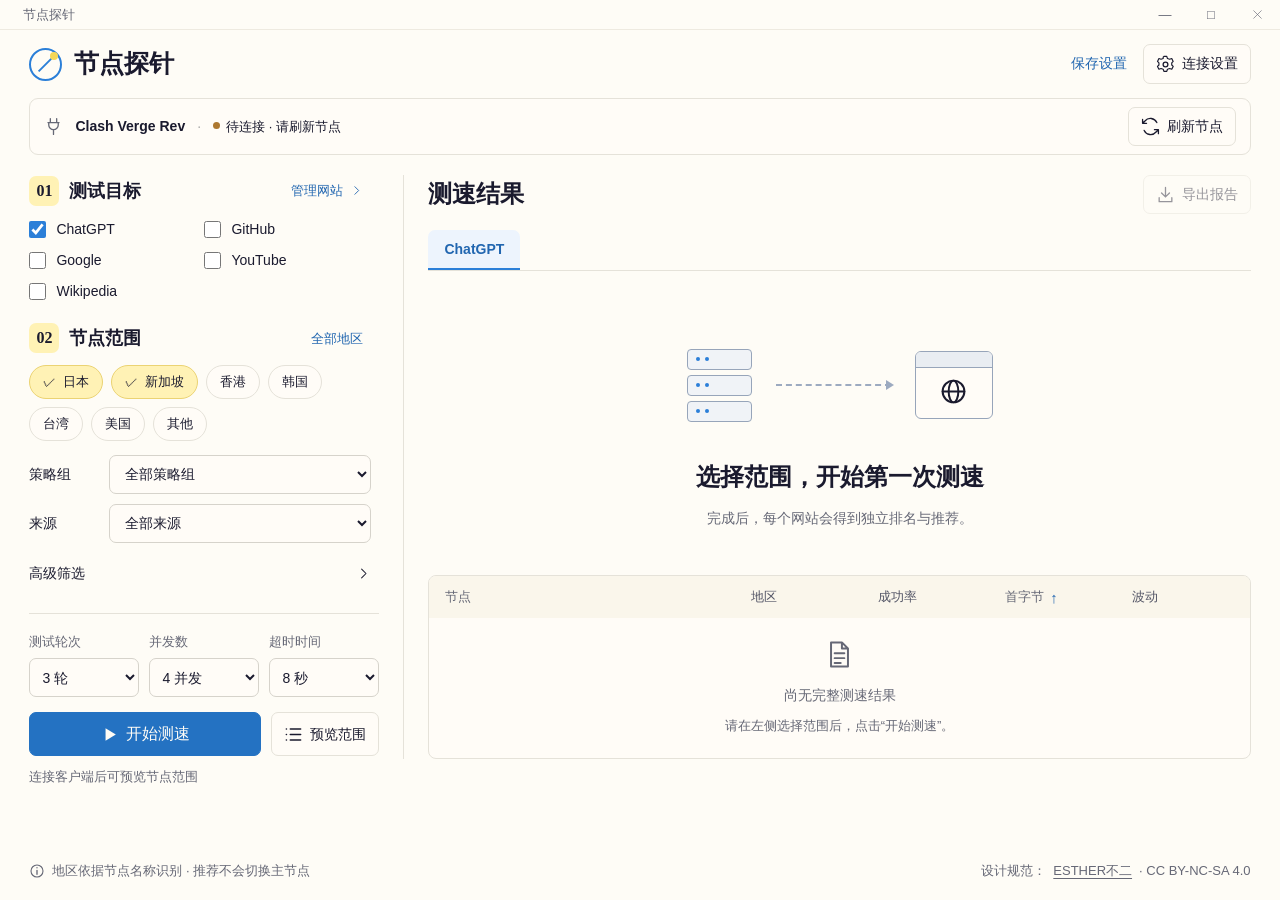
<file: prototypes/ui/app.html>
<!DOCTYPE html>
<!-- 从 ESTHER不二 template-app 结构改编；署名与许可见页脚及原型说明。 -->
<html lang="zh-CN">
<head>
  <meta charset="utf-8">
  <meta name="viewport" content="width=device-width,initial-scale=1">
  <meta name="color-scheme" content="light">
  <title>节点探针</title>
  <link rel="stylesheet" href="assets/prototype.css">
  <script defer src="assets/prototype.js"></script>
  <script defer src="assets/alpine.min.js"></script>
</head>
<body data-start="idle">
<svg width="0" height="0" aria-hidden="true" style="position:absolute">
 <defs>
  <symbol id="i-settings" viewBox="0 0 24 24"><path d="m9 3 1-1h4l1 3 3 1 3-1 2 4-2 2v3l2 2-2 4-3-1-3 1-1 3h-4l-1-3-3-1-3 1-2-4 2-2v-3L1 9l2-4 3 1 3-1Z" transform="translate(1 0) scale(.9)"/><circle cx="12" cy="12" r="3"/></symbol>
  <symbol id="i-refresh" viewBox="0 0 24 24"><path d="M20 7a9 9 0 0 0-15-2L2 8m0-5v5h5m-3 9a9 9 0 0 0 15 2l3-3m0 5v-5h-5"/></symbol>
  <symbol id="i-play" viewBox="0 0 24 24"><path d="m7 4 13 8-13 8Z" fill="currentColor" stroke="none"/></symbol>
  <symbol id="i-stop" viewBox="0 0 24 24"><rect x="5" y="5" width="14" height="14" rx="1" fill="currentColor" stroke="none"/></symbol>
  <symbol id="i-close" viewBox="0 0 24 24"><path d="m5 5 14 14M19 5 5 19"/></symbol>
  <symbol id="i-download" viewBox="0 0 24 24"><path d="M12 3v12m-5-5 5 5 5-5M4 16v5h16v-5"/></symbol>
  <symbol id="i-chevron" viewBox="0 0 24 24"><path d="m9 5 7 7-7 7"/></symbol>
  <symbol id="i-list" viewBox="0 0 24 24"><path d="M8 5h13M8 12h13M8 19h13M3 5h.1M3 12h.1M3 19h.1" stroke-width="2"/></symbol>
  <symbol id="i-plug" viewBox="0 0 24 24"><path d="M8 2v5m8-5v5M6 7h12v3a6 6 0 0 1-12 0V7m6 9v6M5 7h14"/></symbol>
  <symbol id="i-info" viewBox="0 0 24 24"><circle cx="12" cy="12" r="9"/><path d="M12 11v6m0-10v.1" stroke-width="2"/></symbol>
  <symbol id="i-doc" viewBox="0 0 24 24"><path d="M5 2h9l5 5v15H5V2m9 0v5h5M8 11h8M8 15h8M8 19h5"/></symbol>
  <symbol id="i-check" viewBox="0 0 24 24"><path d="m4 12 5 5L20 6"/></symbol>
  <symbol id="i-globe" viewBox="0 0 24 24"><circle cx="12" cy="12" r="9"/><ellipse cx="12" cy="12" rx="4" ry="9"/><path d="M3 12h18"/></symbol>
  <symbol id="i-alert" viewBox="0 0 24 24"><path d="m12 3 10 18H2L12 3m0 6v6m0 3v.1" stroke-width="1.7"/></symbol>
 </defs>
</svg>
<div class="app-window" x-data="probeUI" x-cloak>
 <div class="titlebar" aria-hidden="true"><span>节点探针</span><div class="window-actions"><span>—</span><span>□</span><span><svg class="icon"><use href="#i-close"/></svg></span></div></div>
 <header class="app-header">
  <div class="brand"><span class="brand-mark" aria-hidden="true"></span><h1>节点探针</h1></div>
  <div class="header-actions"><button class="quiet save-settings" @click="saveSettings()" :disabled="running">保存设置</button><button @click="openModal('connection')" :disabled="running"><svg class="icon"><use href="#i-settings"/></svg>连接设置</button></div>
 </header>
 <div class="connection-bar">
  <div class="connection-copy"><svg class="icon" aria-hidden="true"><use href="#i-plug"/></svg><strong>Clash Verge Rev</strong><span class="separator">·</span><span class="status-text"><i class="status-dot" :class="{connected:connected}"></i><span x-text="connected ? '已连接 · 8 个可测节点' : '待连接 · 请刷新节点'"></span></span></div>
  <button class="refresh-button" @click="refresh()" :disabled="running"><svg class="icon"><use href="#i-refresh"/></svg>刷新节点</button>
 </div>
 <main class="workspace">
  <aside class="configuration" aria-label="测速配置">
   <fieldset class="config-content" :disabled="running">
    <section class="filter-section">
     <div class="section-heading"><h2><span class="step">01</span>测试目标</h2><button class="quiet manage-sites" @click="openModal('sites')">管理网站<svg class="icon" style="width:13px;height:13px"><use href="#i-chevron"/></svg></button></div>
     <div class="site-options"><template x-for="site in sites" :key="site.id"><label class="site-option"><input type="checkbox" :value="site.id" x-model="selectedSites" :aria-label="'测试 '+site.name"><span x-text="site.name"></span></label></template></div>
    </section>
    <section class="filter-section">
     <div class="section-heading"><h2><span class="step">02</span>节点范围</h2><button class="quiet" @click="regions=[]">全部地区</button></div>
     <div class="region-options" aria-label="地区选择"><template x-for="region in regionList" :key="region.id"><button class="chip" :aria-pressed="regions.includes(region.id)" @click="toggleRegion(region.id)"><span class="check" aria-hidden="true">✓</span><span x-text="region.name"></span></button></template></div>
     <div class="scope-fields">
      <label for="group">策略组</label><select id="group" x-model="group"><option value="">全部策略组</option><option value="Asia">亚洲线路</option><option value="All">全部线路</option></select>
      <label for="provider">来源</label><select id="provider" x-model="provider"><option value="">全部来源</option><option>主订阅</option><option>备用订阅</option></select>
     </div>
     <button class="advanced-toggle" @click="advanced=!advanced" :aria-expanded="advanced" aria-controls="advanced-fields"><span>高级筛选<span class="muted small" x-show="include||exclude||limit||manualNodes.length"> · 已限定</span></span><svg class="icon"><use href="#i-chevron"/></svg></button>
     <div class="advanced-fields" id="advanced-fields" x-show="advanced" x-transition:enter="transition" x-transition:enter-start="opacity-0" x-transition:enter-end="opacity-100">
      <label class="field"><span>名称包含</span><input id="include" x-model="include" placeholder="留空不限制，例如：东京, 专线"><span class="hint">多个关键词用英文逗号分隔。</span></label>
      <label class="field"><span>名称排除</span><input id="exclude" x-model="exclude" placeholder="留空不排除，例如：备用, 测试"></label>
      <label class="field"><span>最多节点数</span><input id="limit" type="number" min="0" max="200" x-model.number="limit"><span class="hint">0 表示不限制。</span></label>
      <div class="inline-summary"><span class="small muted" x-text="manualNodes.length ? '手动选择 '+manualNodes.length+' 个节点' : '全部匹配节点'"></span><button class="quiet" @click="openModal('nodes')">手动选择</button></div>
     </div>
    </section>
   </fieldset>
   <div class="configuration-footer">
    <fieldset class="sampling" :disabled="running">
     <label class="field"><span>测试轮次</span><select id="rounds" x-model.number="rounds"><option value="1">1 轮</option><option value="3">3 轮</option><option value="5">5 轮</option><option value="10">10 轮</option></select></label>
     <label class="field"><span>并发数</span><select id="workers" x-model.number="workers"><option value="1">1 并发</option><option value="2">2 并发</option><option value="4">4 并发</option><option value="8">8 并发</option></select></label>
     <label class="field"><span>超时时间</span><select id="timeout" x-model.number="timeout"><option value="5">5 秒</option><option value="8">8 秒</option><option value="15">15 秒</option><option value="30">30 秒</option></select></label>
    </fieldset>
    <div class="action-row"><button class="primary start-button" x-show="!running" @click="startRun()"><svg class="icon"><use href="#i-play"/></svg>开始测速</button><button class="primary stop-button" x-show="running" @click="stopRun()"><svg class="icon"><use href="#i-stop"/></svg>停止测速</button><button class="preview-button" @click="openModal('nodes')" :disabled="running"><svg class="icon"><use href="#i-list"/></svg>预览范围</button></div>
    <p class="preview-summary" x-text="connected ? '当前匹配 '+candidates.length+' 个节点 · '+selectedSites.length+' 个网站' : '连接客户端后可预览节点范围'"></p>
   </div>
  </aside>
  <section class="results" aria-labelledby="results-heading">
   <div class="results-header"><h2 id="results-heading">测速结果</h2><button class="export-button" :disabled="!report||running" @click="openModal('export')"><svg class="icon"><use href="#i-download"/></svg>导出报告</button></div>
   <nav class="tabs" x-ref="tabs" role="tablist" aria-label="按网站查看结果"><span class="tab-marker" :style="'left:'+tabLeft+'px;width:'+tabWidth+'px'"></span><template x-for="site in reportSites.length ? reportSites : [sites[0]]" :key="site.id"><button class="tab" role="tab" :aria-selected="activeSite===site.id" @click="activeSite=site.id" x-text="site.name"></button></template></nav>
   <div class="result-scroll" aria-live="polite">
    <div class="run-strip" x-show="running"><div class="strip-head"><strong>正在测速<span class="muted small"> · <span x-text="sites.find(s=>s.id===activeSite)?.name"></span></span></strong><button class="quiet" @click="stopRun()">停止</button></div><p>完成全部轮次后，为每个网站分别推荐节点。</p><div class="progress-track"><div class="progress-fill" :style="'transform:scaleX('+progress/total+')'"></div></div><div class="progress-meta"><span class="numeric" x-text="progress+' / '+total+' 次请求已完成'"></span><span>当前结果持续更新</span></div></div>
    <div class="run-strip warning" x-show="screen==='stopped'"><div class="strip-head"><strong>测速已停止</strong><button class="quiet" @click="startRun()">重新测速</button></div><p x-text="report ? '本次任务未生成报告，下方保留上次完整结果。' : '本次任务未生成完整报告，可调整范围后重新测速。'"></p></div>
    <div class="run-strip error" x-show="screen==='error'"><div class="strip-head"><strong>无法连接 Clash Verge Rev</strong><button class="quiet" @click="openModal('connection')">检查连接</button></div><p>请确认客户端正在运行，或在连接设置中选择内核和配置文件。</p></div>
    <div class="recommendation" x-show="recommendation">
     <div><div class="recommend-label"><svg class="icon" style="width:16px;height:16px"><use href="#i-check"/></svg><span x-text="screen==='stopped'?'上次完整报告的推荐':'本次推荐'"></span></div><h3 x-text="recommendation?.name"></h3><p>全部轮次成功 · <span x-text="recommendation?.successes"></span>/<span x-text="recommendation?.total"></span> 次通过</p></div>
     <div class="recommend-metric numeric"><b x-text="recommendation?.median_ms.toFixed(1)" style="font-weight:600"></b><span>ms</span><p class="small muted" style="letter-spacing:0;text-align:right;margin-top:2px;font-weight:400">首字节中位数</p></div>
    </div>
    <div class="empty-state" x-show="!hasRows&&!running">
     <template x-if="screen==='empty'"><div class="big-icon"><svg class="icon"><use href="#i-list"/></svg></div></template>
     <template x-if="screen==='error'"><div class="big-icon"><svg class="icon"><use href="#i-plug"/></svg></div></template>
     <div class="probe-diagram" x-show="screen!=='empty'&&screen!=='error'"><div class="server-stack"><span><i></i><i></i></span><span><i></i><i></i></span><span><i></i><i></i></span></div><span class="diagram-path"></span><div class="target-window"><svg class="icon"><use href="#i-globe"/></svg></div></div>
     <h3 x-text="screen==='empty' ? '没有匹配的节点' : screen==='error' ? '连接客户端，读取节点' : screen==='stopped' ? '调整范围，重新开始' : '选择范围，开始第一次测速'"></h3>
     <p x-text="screen==='empty' ? '试试扩大地区范围，或清空高级筛选条件。' : screen==='error' ? '完成连接后，即可选择网站与地区进行测速。' : '完成后，每个网站会得到独立排名与推荐。'"></p>
     <button x-show="screen==='empty'" @click="regions=['jp','sg'];include='';exclude='';manualNodes=[];limit=0;screen='idle'">恢复默认范围</button>
     <button x-show="screen==='error'" @click="refresh()">重新连接</button>
    </div>
    <div class="report-toolbar" x-show="hasRows"><span x-text="rows.length+' 条结果' + (report&&!running?' · 完整报告 '+report.time:'')"></span><span>成功率优先</span></div>
    <div class="table-wrap">
     <table class="result-table"><thead><tr><th :aria-sort="sort==='name'?(sortDirection===1?'ascending':'descending'):'none'"><button class="sort-header" @click="toggleSort('name')" aria-label="按节点名称排序">节点<span class="sort-arrow" x-show="sort==='name'" x-text="sortDirection===1?'↑':'↓'"></span></button></th><th>地区</th><th>成功率</th><th :aria-sort="sort==='latency'?(sortDirection===1?'ascending':'descending'):'none'"><button class="sort-header" @click="toggleSort('latency')" aria-label="按首字节耗时排序">首字节<span class="sort-arrow" x-show="sort==='latency'" x-text="sortDirection===1?'↑':'↓'"></span></button></th><th>波动</th></tr></thead><tbody>
      <template x-for="(row,index) in rows" :key="row.id+'-'+row.site_id"><tr :class="{best:recommendation?.id===row.id,failed:row.successes<row.total}">
       <td><div class="node-title"><span class="rank" x-text="index+1"></span><button class="node-button" @click="showDetail(row)" :title="row.name" x-text="row.name"></button></div><div class="node-provider" x-text="row.provider"></div></td>
       <td x-text="regionName(row.region)"></td><td><span class="rate-badge numeric" :class="{partial:row.successes<row.total}" x-text="Math.round(row.successes/row.total*100)+'%'"></span><div class="small muted numeric" x-text="row.successes+'/'+row.total"></div></td><td class="numeric" x-text="ms(row.median_ms)"></td><td class="numeric" x-text="ms(row.jitter_ms)"></td>
      </tr></template>
     </tbody></table>
     <div class="table-empty" x-show="!hasRows"><svg class="icon"><use href="#i-doc"/></svg><strong x-text="running ? '正在等待首组结果' : '尚无完整测速结果'"></strong><p x-show="screen==='idle'">请在左侧选择范围后，点击“开始测速”。</p></div>
    </div>
   </div>
  </section>
 </main>
 <footer class="app-footer"><span><svg class="icon" style="width:16px;height:16px"><use href="#i-info"/></svg>地区依据节点名称识别 · 推荐不会切换主节点</span><span class="credit">设计规范：<a href="https://github.com/esthersjw/esther-design-system" target="_blank" rel="noreferrer">ESTHER不二</a> · CC BY-NC-SA 4.0</span></footer>
 <dialog x-ref="dialog" :class="{wide:['sites','nodes','detail'].includes(modal)}" @cancel.prevent="closeModal()" @click="if($event.target===$refs.dialog)closeModal()" aria-labelledby="dialog-title">
  <div class="dialog-header"><h2 id="dialog-title" x-text="modalTitle"></h2><button class="icon-button close-dialog" aria-label="关闭弹窗" @click="closeModal()"><svg class="icon"><use href="#i-close"/></svg></button></div>
  <div class="dialog-body">
   <section x-show="modal==='connection'">
    <div class="segmented"><button :class="{active:connMode==='auto'}" @click="connMode='auto';modalError=''">自动发现</button><button :class="{active:connMode==='manual'}" @click="connMode='manual';modalError=''">手动配置</button></div>
    <div x-show="connMode==='auto'"><div class="connection-detect"><div class="big-icon"><svg class="icon"><use href="#i-plug"/></svg></div><h3 x-text="detected?'已发现 Clash Verge Rev':'查找正在运行的 Clash 客户端'"></h3><p x-text="detected?'内核可用 · 本机控制接口已识别':'请保持 Clash Verge Rev 打开并运行代理内核。'"></p><button @click="detectConnection()"><svg class="icon"><use href="#i-refresh"/></svg><span x-text="detected?'重新检测':'检测客户端'"></span></button></div><dl class="key-values" x-show="detected"><dt>客户端</dt><dd>Clash Verge Rev</dd><dt>内核</dt><dd>Mihomo</dd><dt>控制接口</dt><dd>Windows named pipe</dd><dt>出站网卡</dt><dd>以太网</dd></dl></div>
    <div class="connection-fields" x-show="connMode==='manual'"><p class="dialog-intro">优先自动发现。未找到客户端时，再指定实际生效的文件路径。</p><label class="field"><span>Mihomo 内核路径</span><div class="path-row"><input id="binary-path" x-model="connection.binary" placeholder="请选择 Mihomo 可执行文件"><button @click="browse('binary')">浏览</button></div></label><label class="field"><span>生效配置路径</span><div class="path-row"><input id="config-path" x-model="connection.config" placeholder="请选择当前生效的 YAML 配置"><button @click="browse('config')">浏览</button></div></label><label class="field"><span>内核工作目录</span><input x-model="connection.directory" placeholder="留空使用配置文件所在目录"><span class="hint">provider 的相对缓存路径以此目录为准。</span></label><div class="form-row"><label class="field"><span>控制器地址</span><input x-model="connection.controller" placeholder="http://127.0.0.1:9090"></label><label class="field"><span>出站物理网卡</span><input x-model="connection.interface" placeholder="自动识别，例如：以太网"></label></div><label class="field"><span>Windows named pipe</span><input x-model="connection.pipe" placeholder="留空从配置文件读取"><span class="hint">无需填写控制器密码或订阅令牌。</span></label></div>
   </section>
   <section x-show="modal==='sites'">
    <div class="manager-toolbar"><p>选择轻量页面作为测试地址。</p><button class="primary add-site" @click="editSite()">＋ 添加网站</button></div>
    <div class="remove-question" x-show="pendingDelete"><p>移除这个网站？已有测速报告会保留。</p><div><button @click="pendingDelete=''">保留</button><button class="danger" @click="removeSite(pendingDelete)">确认移除</button></div></div>
    <ul class="site-management-list"><template x-for="site in sites" :key="site.id"><li class="site-management-row"><div><div class="site-name" x-text="site.name"></div><div class="site-url" x-text="site.url"></div><div class="site-code" x-text="'预期状态码：'+site.statuses.join(', ') + (site.locked?' · 专用 trace 校验':'')"></div></div><div class="site-actions"><button class="quiet" :disabled="!!site.locked" @click="editSite(site)" :aria-label="'编辑 '+site.name">编辑</button><button class="quiet danger" :disabled="!!site.locked" @click="pendingDelete=site.id" :aria-label="'移除 '+site.name">移除</button></div></li></template></ul>
   </section>
   <section x-show="modal==='site-edit'">
    <form id="site-form" @submit.prevent="applySite()" novalidate><p class="dialog-intro">使用不需要登录、且不含私人凭据的 HTTP / HTTPS 地址。</p><label class="field"><span>网站名称</span><input x-ref="siteName" id="site-name" x-model="siteDraft.name" placeholder="例如：Notion" maxlength="80"></label><label class="field"><span>测试地址</span><input id="site-url" type="url" x-model="siteDraft.url" placeholder="https://www.notion.so/"></label><label class="field"><span>预期状态码</span><input id="site-statuses" x-model="siteDraft.statuses" placeholder="200, 204"><span class="hint">多个状态码用英文逗号分隔。</span></label></form>
   </section>
   <section x-show="modal==='nodes'">
    <p class="dialog-intro">只显示符合当前地区、策略组与筛选条件的节点。未勾选时，测试全部匹配节点。</p>
    <div class="node-search"><input id="node-search" x-model="nodeSearch" placeholder="搜索节点名称" aria-label="搜索节点名称"><span x-text="'匹配 '+matchedNodes.length+' 个节点'"></span></div>
    <div class="node-list-actions"><span x-text="'已勾选 '+nodeDraft.length+' 个'"></span><div><button class="quiet" @click="selectVisible()">全选当前列表</button><button class="quiet" @click="nodeDraft=[]">清空勾选</button></div></div>
    <div class="node-list"><template x-for="node in visibleNodes" :key="node.id"><label class="node-choice"><input type="checkbox" :value="node.id" x-model="nodeDraft" :aria-label="node.name"><span><span x-text="node.name"></span><small x-text="node.provider"></small></span><span class="region-label" x-text="regionName(node.region)"></span></label></template><div class="table-empty" x-show="!visibleNodes.length"><strong>没有找到匹配节点</strong><p>请调整搜索词或返回修改筛选条件。</p></div></div>
   </section>
   <section x-show="modal==='detail'">
    <p class="detail-node" x-text="detailRow?.name"></p><p class="detail-meta"><span x-text="detailRow?.site_name"></span> · <span x-text="detailRow?.url"></span><br><span x-text="regionName(detailRow?.region)"></span> · <span x-text="detailRow?.provider"></span></p>
    <div class="detail-metrics"><div><span>成功次数</span><strong x-text="detailRow?.successes+'/'+detailRow?.total"></strong></div><div><span>首字节中位数</span><strong x-text="ms(detailRow?.median_ms)"></strong></div><div><span>波动</span><strong x-text="ms(detailRow?.jitter_ms)"></strong></div></div>
    <div class="detail-table-wrap"><table class="detail-table"><thead><tr><th>轮次</th><th>结果</th><th>状态码</th><th>首字节</th><th>总耗时</th><th>说明</th></tr></thead><tbody><template x-for="sample in detailRow?.samples || []" :key="sample.round"><tr><td class="numeric" x-text="sample.round"></td><td :class="sample.ok?'success':'failure'" x-text="sample.ok?'成功':'失败'"></td><td class="numeric" x-text="sample.status||'—'"></td><td class="numeric" x-text="ms(sample.ttfb_ms)"></td><td class="numeric" x-text="ms(sample.total_ms)"></td><td x-text="sample.reason"></td></tr></template></tbody></table></div>
    <p class="small muted" style="margin-top:18px">首字节耗时不是 ping，也不代表模型生成速度。</p>
   </section>
   <section x-show="modal==='export'">
    <p class="dialog-intro">导出这次完整测速报告，便于复测和比较。</p>
    <div class="format-options"><label class="format-option"><input type="radio" value="csv" x-model="format" name="format"><span><strong>CSV 表格</strong><small>节点汇总，可使用 Excel 打开</small></span></label><label class="format-option"><input type="radio" value="json" x-model="format" name="format"><span><strong>JSON 完整报告</strong><small>包含各轮请求和失败原因</small></span></label></div>
    <div class="export-summary"><span>测试网站</span><strong x-text="report?.sites.map(s=>s.name).join('、')"></strong></div><div class="export-summary"><span>节点 / 结果</span><span x-text="report?.nodes+' 个节点 / '+report?.rows.length+' 条结果'"></span></div>
    <label class="toggle-line"><input type="checkbox" x-model="includeFailures">包含未通过全部轮次的节点</label><p class="small muted">报告包含节点名称与测试地址，不包含节点密码。</p>
   </section>
   <p class="form-error" x-show="modalError" x-text="modalError" role="alert"></p>
  </div>
  <div class="dialog-footer">
   <template x-if="modal==='connection'&&connMode==='manual'"><div class="footer-note">留空字段按默认值处理。</div></template>
   <template x-if="modal==='nodes'"><div class="footer-note" x-text="nodeDraft.length?'将测试 '+nodeDraft.length+' 个已选节点':'将测试全部匹配节点'"></div></template>
   <button @click="modal==='site-edit' ? modal='sites' : closeModal()" x-text="['detail','sites'].includes(modal)?'关闭':'取消'"></button>
   <button class="primary save-connection" x-show="modal==='connection'" @click="saveConnection()">保存连接</button>
   <button class="primary" x-show="modal==='nodes'" @click="applyNodes()">应用范围</button>
   <button class="primary save-site" type="submit" form="site-form" x-show="modal==='site-edit'">保存网站</button>
   <button class="primary download-report" x-show="modal==='export'" @click="exportReport()"><svg class="icon"><use href="#i-download"/></svg>导出报告</button>
  </div>
 </dialog>
 <div class="toast" :class="{error:toastError}" x-show="toast" x-transition.opacity role="status"><svg class="icon"><use :href="toastError?'#i-alert':'#i-check'"/></svg><span x-text="toast"></span></div>
</div>
</body>
</html>
</file>
<file: prototypes/ui/assets/prototype.css>
/* 沿用 ESTHER不二 template-app 的暖底、字体与交互变量，CC BY-NC-SA 4.0。 */
:root{--_esther-ds:"esthersjw-v1";--cream:#fefcf6;--paper:#fffcf7;--sand:#faf6eb;--ink:#1a1a2e;--muted:#666876;--line:#e5e2d9;--blue:#2b7fd8;--blue-ink:#2166b0;--blue-tint:#edf4fd;--yellow:#f4d758;--yellow-tint:#fff2b5;--red:#b3364b;--red-tint:#fff0f0;--green:#2d6a4f;--green-tint:#edf6ee;--radius:9px;--ease:cubic-bezier(.2,.8,.2,1)}
*{box-sizing:border-box}body,h1,h2,h3,p{margin:0}body{font-family:"Noto Sans SC","Microsoft YaHei","PingFang SC",sans-serif;font-size:14px;line-height:1.65;color:var(--ink);background:var(--cream)}h1,h2,h3{font-family:"Noto Serif SC","Songti SC",SimSun,serif;line-height:1.35;font-weight:700}h1{font-size:25px}h2{font-size:22px}h3{font-size:18px}button,input,select,textarea{font:inherit;color:inherit}button,a,input,select,summary{touch-action:manipulation}button{cursor:pointer}button:disabled{cursor:not-allowed;opacity:.45}button{border:1px solid var(--line);background:var(--paper);border-radius:7px;min-height:38px;padding:7px 12px;display:inline-flex;align-items:center;justify-content:center;gap:7px;font-weight:500;transition:background .18s var(--ease),border-color .18s var(--ease),transform .1s var(--ease)}button:hover:not(:disabled){background:var(--sand);border-color:#c7c3b8}button:active:not(:disabled){transform:translateY(1px) scale(.98)}.primary{background:var(--blue);border-color:var(--blue);color:var(--cream)}.primary:hover:not(:disabled){background:var(--blue-ink);border-color:var(--blue-ink)}.quiet{background:transparent;border-color:transparent;color:var(--blue-ink);padding:4px 7px;min-height:30px}.quiet:hover:not(:disabled){background:var(--blue-tint);border-color:transparent}.danger{color:var(--red)}.icon-button{width:36px;min-height:36px;padding:0}.icon{width:19px;height:19px;fill:none;stroke:currentColor;stroke-width:1.65;stroke-linecap:round;stroke-linejoin:round;flex-shrink:0}.muted{color:var(--muted)}.small{font-size:13px}.success{color:var(--green)}.failure{color:var(--red)}.numeric{font-variant-numeric:tabular-nums}.sr-only{position:absolute;width:1px;height:1px;overflow:hidden;clip:rect(0,0,0,0)}[x-cloak],[hidden]{display:none!important}:focus-visible{outline:3px solid var(--blue);outline-offset:3px}::selection{background:var(--yellow);color:var(--ink)}
input:not([type=checkbox]):not([type=radio]),select,textarea{width:100%;min-height:39px;border:1px solid #d6d3cb;border-radius:7px;background:var(--paper);padding:8px 11px;outline:none;transition:border-color .18s,box-shadow .18s}textarea{resize:vertical;min-height:84px}input::placeholder{color:#777884;opacity:1}input:not([type=checkbox]):focus,select:focus,textarea:focus{border-color:var(--blue);box-shadow:0 0 0 3px #2b7fd817}input[type=checkbox]{width:17px;height:17px;accent-color:var(--blue);margin:0;flex-shrink:0}label{cursor:pointer}fieldset{border:0;padding:0;margin:0;min-width:0}.field{display:block}.field>span{display:block;font-weight:500;margin-bottom:6px}.field .hint{font-weight:400;margin-top:5px;font-size:13px;color:var(--muted)}.field+.field{margin-top:15px}.form-row{display:grid;grid-template-columns:1fr 1fr;gap:16px}.form-row .field+.field{margin-top:0}
.app-window{max-width:1560px;min-height:100vh;margin:auto;display:flex;flex-direction:column}.titlebar{height:30px;padding-left:23px;display:flex;align-items:center;justify-content:space-between;color:var(--muted);font-size:13px;border-bottom:1px solid #eeeae0;user-select:none}.window-actions{display:flex;gap:0}.window-actions span{width:46px;height:29px;display:grid;place-items:center}.window-actions .icon{width:13px;height:13px;stroke-width:1.2}.app-header{height:68px;display:flex;align-items:center;justify-content:space-between;padding:0 clamp(20px,2.3vw,32px);gap:16px}.brand{display:flex;align-items:center;gap:12px}.brand-mark{width:33px;height:33px;border:2px solid var(--blue);border-radius:50%;position:relative;flex-shrink:0}.brand-mark:before{content:"";position:absolute;width:18px;height:2px;background:var(--blue);transform:rotate(-45deg);left:5px;top:14px}.brand-mark:after{content:"";position:absolute;width:8px;height:8px;border-radius:50%;background:var(--yellow);top:2px;right:2px}.header-actions{display:flex;gap:8px;align-items:center}.connection-bar{margin:0 clamp(20px,2.3vw,32px);min-height:54px;padding:8px 14px;background:var(--paper);border:1px solid var(--line);border-radius:var(--radius);display:flex;align-items:center;justify-content:space-between;gap:12px}.connection-copy{display:flex;gap:12px;align-items:center;min-width:0}.connection-copy strong{font-weight:600}.connection-copy .icon{color:var(--muted)}.status-dot{width:7px;height:7px;border-radius:50%;background:#ad7830;display:inline-block;margin-right:6px;vertical-align:2px}.status-dot.connected{background:var(--green)}.connection-copy .status-text{font-size:13px}.connection-copy .separator{color:#aaa}.workspace{flex:1;display:grid;grid-template-columns:350px minmax(0,1fr);gap:24px;padding:20px clamp(20px,2.3vw,32px) 0;align-items:start}.configuration{min-width:0;display:flex;flex-direction:column;min-height:630px}.config-content{padding-right:5px}.filter-section{margin-bottom:26px}.section-heading{display:flex;align-items:center;justify-content:space-between;gap:8px;margin-bottom:14px}.section-heading h2{font-size:18px;display:flex;align-items:center;gap:10px}.step{font-family:"Noto Serif SC",SimSun,serif;font-size:16px;width:30px;height:30px;background:var(--yellow-tint);border-radius:7px;display:inline-flex;align-items:center;justify-content:center}.section-heading button{font-size:13px}.site-options{display:grid;grid-template-columns:1fr 1fr;gap:12px 8px}.site-option{display:flex;align-items:center;gap:10px;min-height:27px;overflow-wrap:anywhere}.region-options{display:flex;flex-wrap:wrap;gap:8px;margin-bottom:19px}.chip{border-radius:24px;padding:5px 13px;min-height:34px;font-size:13px}.chip[aria-pressed=true]{background:var(--yellow-tint);border-color:#ebd373;color:var(--ink)}.chip .check{display:none}.chip[aria-pressed=true] .check{display:inline}.scope-fields{display:grid;grid-template-columns:70px minmax(0,1fr);gap:12px 10px;align-items:center}.scope-fields>label{font-weight:500}.advanced-toggle{margin-top:17px;display:flex;justify-content:space-between;width:100%;padding:7px 0;border:0;background:transparent}.advanced-toggle:hover:not(:disabled){background:transparent}.advanced-toggle .icon{width:15px;height:15px;transition:transform .2s var(--ease)}.advanced-toggle[aria-expanded=true] .icon{transform:rotate(90deg)}.advanced-fields{padding-top:12px;display:grid;gap:12px}.advanced-fields .field+.field{margin-top:0}.advanced-fields .inline-summary{display:flex;justify-content:space-between;gap:8px;align-items:center}.configuration-footer{padding-top:17px;border-top:1px solid var(--line);margin-top:auto}.sampling{display:grid;grid-template-columns:repeat(3,1fr);gap:10px}.sampling .field span{color:var(--muted);font-size:13px;margin-bottom:6px}.sampling .field+.field{margin-top:0}.sampling select{padding:7px 8px;font-size:14px}.action-row{display:flex;gap:10px;margin-top:15px}.action-row .primary{flex:1;min-height:44px;font-size:16px}.action-row>button:not(.primary){min-height:44px}.preview-summary{font-size:13px;color:var(--muted);margin:10px 0 0;min-height:21px}
.results{min-width:0;padding-left:24px;border-left:1px solid var(--line);min-height:630px;display:flex;flex-direction:column}.results-header{display:flex;justify-content:space-between;align-items:center;gap:12px;margin-bottom:18px}.results-header h2{font-size:24px}.tabs{display:flex;align-items:center;gap:2px;position:relative;min-height:43px;border-bottom:1px solid var(--line);margin-bottom:18px}.tab{border:0;border-radius:7px 7px 0 0;background:transparent;padding:9px 16px;position:relative;z-index:1;color:var(--muted)}.tab[aria-selected=true]{color:var(--blue-ink);font-weight:600}.tab:hover:not(:disabled){background:transparent;border-color:transparent}.tab-marker{position:absolute;height:40px;bottom:0;background:var(--blue-tint);border-bottom:2px solid var(--blue);border-radius:7px 7px 0 0;transition:left .22s var(--ease),width .22s var(--ease);pointer-events:none}.empty-state{display:flex;flex-direction:column;align-items:center;justify-content:center;text-align:center;min-height:300px;padding:28px 20px;flex:1}.empty-state h3{font-size:24px;line-height:1.45;margin-bottom:12px;text-wrap:balance}.empty-state p{color:var(--muted);max-width:440px;font-size:14px}.empty-state .big-icon{width:50px;height:50px;padding:11px;border:1px solid var(--line);border-radius:12px;background:var(--sand);color:var(--blue-ink);margin-bottom:20px}.empty-state .big-icon .icon{width:28px;height:28px}.empty-state button{margin-top:20px}.probe-diagram{display:flex;align-items:center;justify-content:center;gap:24px;margin:8px 0 28px;height:94px}.server-stack{width:65px;display:grid;gap:5px}.server-stack span{height:21px;border:1.5px solid #97a5ba;border-radius:4px;background:#f0f3f7;display:flex;align-items:center;padding:0 8px;gap:5px}.server-stack i{width:4px;height:4px;background:var(--blue);border-radius:50%}.diagram-path{width:115px;border-top:2px dashed #9caac0;position:relative}.diagram-path:after{content:"";position:absolute;right:-3px;top:-6px;border-left:8px solid #9caac0;border-top:5px solid transparent;border-bottom:5px solid transparent}.target-window{width:78px;height:68px;border:1.5px solid #97a5ba;border-radius:6px;display:grid;place-items:center;background:var(--paper);position:relative;padding-top:12px}.target-window:before{content:"";position:absolute;top:0;left:0;right:0;height:15px;background:#e9edf2;border-bottom:1px solid #97a5ba;border-radius:5px 5px 0 0}.target-window .icon{width:29px;height:29px;color:var(--ink)}
.run-strip{padding:14px 16px;background:var(--blue-tint);border-radius:8px;margin-bottom:18px}.run-strip.warning{background:var(--sand)}.run-strip.error{background:var(--red-tint)}.strip-head{display:flex;justify-content:space-between;align-items:center;gap:14px}.strip-head strong{font-weight:600}.strip-head .quiet{white-space:nowrap}.run-strip p{font-size:13px;color:var(--muted);margin-top:4px}.run-strip.error p{color:var(--red)}.progress-track{height:5px;overflow:hidden;background:#d4e3f5;border-radius:3px;margin:12px 0 4px}.progress-fill{height:100%;background:var(--blue);transform-origin:left;transition:transform .35s var(--ease)}.progress-meta{display:flex;justify-content:space-between;gap:10px;margin-top:7px;color:var(--muted);font-size:13px}.recommendation{display:flex;align-items:center;justify-content:space-between;gap:20px;border-bottom:1px solid var(--line);padding:0 0 18px;margin-bottom:18px}.recommendation .recommend-label{display:flex;align-items:center;gap:7px;color:var(--green);font-size:13px;margin-bottom:7px}.recommendation h3{font-family:inherit;font-size:19px;line-height:1.5}.recommendation p{font-size:13px;color:var(--muted);margin-top:5px}.recommend-metric{font-size:31px;font-weight:650;color:var(--blue-ink);letter-spacing:-1px;white-space:nowrap}.recommend-metric span{font-size:14px;font-weight:400;letter-spacing:0;margin-left:4px}.report-toolbar{display:flex;align-items:center;justify-content:space-between;gap:14px;margin-bottom:12px}.report-toolbar span{font-size:13px;color:var(--muted)}.table-wrap{overflow:auto;border:1px solid var(--line);border-radius:8px;background:var(--paper);min-height:220px;flex:1}.result-table{border-collapse:collapse;width:100%;text-align:left;table-layout:fixed;min-width:520px}.result-table th{font-size:13px;color:#535566;background:var(--sand);font-weight:500;padding:12px 10px;white-space:nowrap}.result-table th:first-child{padding-left:16px;width:38%}.result-table td{font-size:14px;border-top:1px solid var(--line);padding:13px 10px;vertical-align:middle;line-height:1.5}.result-table td:first-child{padding-left:16px}.result-table .node-title{display:flex;gap:9px;align-items:center;min-width:0}.result-table .node-button{background:transparent;border:0;padding:0;min-height:24px;text-align:left;justify-content:flex-start;max-width:100%;font-weight:500;overflow:hidden;white-space:normal;overflow-wrap:anywhere}.node-button:hover:not(:disabled){background:transparent;border:0;color:var(--blue-ink);text-decoration:underline;text-underline-offset:3px}.result-table .node-provider{font-size:13px;color:var(--muted);padding-left:24px;margin-top:4px}.rank{font-size:13px;width:15px;flex-shrink:0;color:var(--muted);font-variant-numeric:tabular-nums}.result-table tr.best td{background:#f5f8ee}.result-table tr.failed td{background:#fff8f4}.rate-badge{display:inline-flex;align-items:center;gap:5px;font-size:13px;color:var(--green)}.rate-badge.partial{color:#9a6016}.table-empty{height:180px;display:flex;flex-direction:column;justify-content:center;align-items:center;gap:8px;color:var(--muted)}.table-empty .icon{width:29px;height:29px;margin-bottom:7px}.table-empty strong{font-size:14px;font-weight:500}.table-empty p{font-size:13px}.report-note{font-size:13px;color:var(--muted);margin-top:11px;display:flex;justify-content:space-between;gap:12px;flex-wrap:wrap}.app-footer{display:flex;justify-content:space-between;gap:12px;padding:17px clamp(20px,2.3vw,32px);margin-top:15px;color:var(--muted);font-size:13px}.app-footer>span{display:flex;gap:7px;align-items:center}.app-footer .credit{font-size:13px}.app-footer a{color:inherit;text-underline-offset:3px}
dialog{width:min(94vw,630px);max-height:90vh;padding:0;border:1px solid var(--line);border-radius:13px;background:var(--cream);color:var(--ink);box-shadow:0 20px 80px #1a1a2e2b;overflow:hidden}dialog.wide{width:min(94vw,820px)}dialog::backdrop{background:#1a1a2e5c}dialog[open]{animation:dialog-enter .25s var(--ease)}.dialog-header{padding:22px 25px 16px;display:flex;justify-content:space-between;align-items:center;gap:15px;border-bottom:1px solid var(--line)}.dialog-header h2{font-size:22px}.dialog-body{padding:22px 25px;max-height:calc(90vh - 151px);overflow:auto}.dialog-footer{padding:16px 25px;display:flex;align-items:center;justify-content:flex-end;gap:10px;border-top:1px solid var(--line);background:var(--cream)}.dialog-footer .footer-note{margin-right:auto;color:var(--muted);font-size:13px}.dialog-intro{color:var(--muted);font-size:14px;margin-bottom:19px}.segmented{display:flex;position:relative;padding:3px;background:var(--sand);border:1px solid var(--line);border-radius:8px;margin-bottom:20px;gap:3px}.segmented button{width:50%;border:0;background:transparent}.segmented button.active{background:var(--paper);box-shadow:0 1px 3px #1a1a2e16;color:var(--blue-ink)}.connection-detect{padding:16px 0 24px;text-align:center}.connection-detect .big-icon{width:44px;height:44px;margin:0 auto 12px;color:var(--blue)}.connection-detect .big-icon .icon{width:44px;height:44px}.connection-detect h3{font-family:inherit;font-size:17px;margin-bottom:8px}.connection-detect p{font-size:13px;color:var(--muted);margin-bottom:17px}.key-values{display:grid;grid-template-columns:100px 1fr;gap:10px 15px;padding:17px;background:var(--sand);border-radius:8px;font-size:13px}.key-values dt{color:var(--muted)}.key-values dd{margin:0;overflow-wrap:anywhere}.path-row{display:flex;gap:8px;align-items:center}.path-row input{min-width:0}.path-row button{white-space:nowrap}.connection-fields{display:grid;gap:15px}.connection-fields .field+.field{margin:0}.connection-fields .form-row{gap:12px}.form-error{margin-top:15px;color:var(--red);background:var(--red-tint);padding:10px 12px;border-radius:7px;font-size:13px}.manager-toolbar{display:flex;align-items:center;justify-content:space-between;gap:12px;margin-bottom:14px}.manager-toolbar p{font-size:13px;color:var(--muted)}.site-management-list{padding:0;margin:0;list-style:none}.site-management-row{display:flex;align-items:center;justify-content:space-between;gap:14px;padding:15px 0;border-bottom:1px solid var(--line)}.site-management-row:last-child{border:0}.site-management-row .site-name{font-weight:600;margin-bottom:4px}.site-management-row .site-url{font-size:13px;color:var(--muted);overflow-wrap:anywhere;max-width:470px}.site-management-row .site-actions{display:flex;gap:4px;flex-shrink:0}.site-code{font-size:13px;color:var(--muted);margin-top:4px}.remove-question{padding:12px 14px;background:var(--red-tint);border-radius:8px;display:flex;align-items:center;justify-content:space-between;gap:12px;margin-bottom:10px}.remove-question p{font-size:13px;color:var(--red)}.remove-question>div{display:flex;gap:6px}.node-search{display:flex;gap:12px;align-items:center;margin-bottom:13px}.node-search input{flex:1;min-width:0}.node-search span{font-size:13px;color:var(--muted);white-space:nowrap}.node-list-actions{display:flex;justify-content:space-between;align-items:center;font-size:13px;color:var(--muted);padding:9px 0;border-bottom:1px solid var(--line)}.node-list{max-height:310px;overflow:auto}.node-choice{display:flex;align-items:center;gap:12px;padding:13px 4px;border-bottom:1px solid var(--line)}.node-choice>span{flex:1;min-width:0;overflow-wrap:anywhere}.node-choice small{display:block;font-size:13px;color:var(--muted);margin-top:2px}.node-choice .region-label{font-size:13px;color:var(--muted);flex:none}.detail-node{font-size:19px;font-weight:600;overflow-wrap:anywhere;margin-bottom:5px}.detail-meta{font-size:13px;color:var(--muted);overflow-wrap:anywhere;margin-bottom:22px}.detail-metrics{display:grid;grid-template-columns:repeat(3,1fr);gap:10px;border-top:1px solid var(--line);border-bottom:1px solid var(--line);padding:18px 0;margin-bottom:24px}.detail-metrics span{display:block;color:var(--muted);font-size:13px}.detail-metrics strong{font-size:22px;font-variant-numeric:tabular-nums;font-weight:600}.detail-table{width:100%;border-collapse:collapse;min-width:530px}.detail-table th{padding:10px;text-align:left;font-weight:500;font-size:13px;background:var(--sand);color:var(--muted)}.detail-table td{padding:13px 10px;border-bottom:1px solid var(--line);font-size:14px;white-space:nowrap}.detail-table td:last-child{white-space:normal;min-width:150px}.detail-table-wrap{overflow:auto}.format-options{display:grid;grid-template-columns:1fr 1fr;gap:12px;margin:16px 0 22px}.format-option{border:1px solid var(--line);padding:16px;border-radius:9px;display:flex;align-items:start;gap:11px;background:var(--paper)}.format-option:has(input:checked){border-color:var(--blue);background:var(--blue-tint)}.format-option input{margin-top:5px;accent-color:var(--blue)}.format-option strong{display:block;font-weight:600;margin-bottom:4px}.format-option small{font-size:13px;color:var(--muted);display:block}.export-summary{display:flex;justify-content:space-between;font-size:14px;padding:12px 0;border-top:1px solid var(--line)}.toggle-line{display:flex;align-items:center;gap:9px;margin:18px 0 6px}.toast{position:fixed;left:50%;bottom:30px;transform:translateX(-50%);z-index:500;display:flex;align-items:center;gap:10px;padding:12px 18px;border:1px solid #b7cfbb;border-radius:9px;background:var(--green-tint);color:var(--green);box-shadow:0 6px 24px #1a1a2e18;font-size:14px;max-width:90vw}.toast.error{background:var(--red-tint);color:var(--red);border-color:#e2b4bd}.footer-note .quiet{min-height:0}
@keyframes workspace-enter{from{opacity:.1;transform:translateY(7px)}to{opacity:1;transform:translateY(0)}}@keyframes dialog-enter{from{opacity:.2;transform:translateY(12px) scale(.99)}to{opacity:1;transform:translateY(0) scale(1)}}.workspace{animation:workspace-enter .32s var(--ease) both}.configuration{animation:workspace-enter .34s 40ms var(--ease) both}.results{animation:workspace-enter .38s 80ms var(--ease) both}
@media(min-width:901px) and (min-height:720px){.workspace{height:calc(100vh - 229px);min-height:550px}.configuration,.results{height:100%;min-height:0}.config-content{overflow:auto;scrollbar-width:thin;padding-right:8px;flex:1}.configuration-footer{flex:none;margin-top:12px}.result-scroll{overflow:auto;scrollbar-width:thin;flex:1;min-height:0;display:flex;flex-direction:column}.result-table th{position:sticky;top:0;z-index:1}.table-wrap{min-height:145px}.app-footer{margin-top:10px;min-height:58px}}
@media(max-width:1100px){.workspace{grid-template-columns:310px minmax(0,1fr);gap:19px}.results{padding-left:19px}.sampling{gap:7px}.app-footer{flex-wrap:wrap}.connection-copy{gap:8px}.connection-copy .separator{display:none}}
@media(max-width:900px){.workspace{grid-template-columns:1fr;gap:25px}.configuration{min-height:0}.config-content{display:grid;grid-template-columns:1fr 1fr;gap:24px;padding:0}.filter-section{margin:0}.configuration-footer{margin-top:22px}.results{border-left:0;padding:25px 0 0;border-top:1px solid var(--line);min-height:520px}.empty-state{min-height:240px}.app-footer{padding-top:20px}.connection-copy .status-text{max-width:200px}.results-header h2{font-size:23px}.result-scroll{display:flex;flex-direction:column;flex:1}.table-wrap{min-height:230px}.result-table{min-width:540px}.app-footer .credit{font-size:13px}}
@media(max-width:600px){.app-header{height:64px;padding:0 16px}.brand{gap:8px}.brand h1{font-size:22px}.brand-mark{width:27px;height:27px}.brand-mark:before{left:3px;top:11px;width:17px}.header-actions .save-settings{display:none}.header-actions button{font-size:13px;gap:5px;padding:6px 8px}.titlebar{padding-left:16px}.connection-bar{margin:0 16px;padding:10px 11px;align-items:flex-start}.connection-copy{flex-wrap:wrap;gap:1px 9px}.connection-copy>.icon{display:none}.connection-copy strong{font-size:14px}.connection-copy .status-text{display:block;width:100%;max-width:none;font-size:13px}.connection-bar>button{padding:5px 8px;min-height:33px;white-space:nowrap;font-size:13px}.workspace{padding:21px 16px 0}.config-content{display:block}.filter-section+.filter-section{margin-top:25px}.configuration-footer{margin-top:18px}.sampling{gap:10px}.section-heading h2{font-size:18px}.results{min-height:560px}.empty-state h3{font-size:21px}.probe-diagram{gap:15px}.diagram-path{width:85px}.results-header{gap:8px}.results-header>button{font-size:13px;padding:6px 9px}.recommendation{gap:10px}.recommendation h3{font-size:16px}.recommend-metric{font-size:25px}.report-toolbar{gap:8px;flex-wrap:wrap}.app-footer{padding:18px 16px;font-size:13px;gap:9px}.app-footer>span{align-items:flex-start}.app-footer .credit{width:100%}dialog{max-height:94vh;width:94vw}dialog.wide{width:94vw}.dialog-header{padding:18px 18px 14px}.dialog-header h2{font-size:20px}.dialog-body{padding:18px;max-height:calc(94vh - 148px)}.dialog-footer{padding:14px 18px;flex-wrap:wrap}.dialog-footer .footer-note{width:100%;margin-right:0}.form-row{grid-template-columns:1fr;gap:14px}.format-options{grid-template-columns:1fr}.site-management-row{align-items:flex-start;gap:8px}.site-management-row .site-actions{flex-direction:column;gap:0}.site-management-row .site-url{max-width:215px}.site-management-row .site-actions .quiet{font-size:13px;padding:3px 7px}.key-values{grid-template-columns:76px minmax(0,1fr);padding:13px;gap:9px;font-size:13px}.detail-metrics strong{font-size:19px}.node-search{flex-wrap:wrap;gap:7px}.node-search input{flex-basis:100%}.remove-question{flex-direction:column;align-items:start}.strip-head{align-items:flex-start}.progress-meta{flex-wrap:wrap;gap:4px}.toast{bottom:18px;width:max-content;max-width:92vw}.tabs{overflow:auto;scrollbar-width:none}.tab{padding:9px 13px;white-space:nowrap}}
.primary{background:#2472c2;border-color:#2472c2}
.config-content>.filter-section:last-child{margin-bottom:0}
.scroll-hint{font-size:13px;line-height:1.7;color:var(--muted);margin:6px 0 0;flex:none}.progress-meta>span:last-child:before{content:"· ";}.table-wrap{scrollbar-width:thin;scrollbar-color:#b4b1a7 var(--sand)}
@media(min-width:901px) and (min-height:720px){.result-scroll{overflow:hidden}.run-strip,.recommendation,.report-toolbar{flex:none}.table-wrap{height:0;min-height:100px;flex:1}}
.filter-section{margin-bottom:19px}.section-heading{margin-bottom:11px}.site-options{gap:7px 8px}.site-option{min-height:24px}.region-options{margin-bottom:14px}.scope-fields{gap:10px}.advanced-toggle{margin-top:12px}
.results-header{margin-bottom:14px}.tabs{margin-bottom:14px}.recommendation{padding-bottom:14px;margin-bottom:14px}.result-table td{padding-top:10px;padding-bottom:10px}.result-table th{padding-top:10px;padding-bottom:10px}
.transition{transition:opacity .18s var(--ease),transform .18s var(--ease)}.opacity-0{opacity:0;transform:translateY(-3px)}.opacity-100{opacity:1;transform:translateY(0)}
@media(min-width:901px) and (min-height:720px){.app-window{height:100vh;min-height:0;overflow:hidden}.titlebar,.app-header,.connection-bar,.app-footer{flex:none}.workspace{height:auto;min-height:0;overflow:hidden;flex:1}.configuration,.results{height:100%;min-height:0}.config-content{min-height:0}}
@media(prefers-reduced-motion:reduce){*,*:before,*:after{animation:none!important;transition:none!important;scroll-behavior:auto!important}}
.sort-header{padding:0;border:0;min-height:22px;border-radius:0;background:transparent;font-size:13px;color:var(--muted);gap:6px;font-weight:500}.sort-header:hover:not(:disabled){background:transparent;border:0;color:var(--blue-ink)}.sort-arrow{color:var(--blue-ink);font-size:15px;line-height:1}
@media(min-width:901px) and (min-height:720px){.results{display:block;overflow-y:auto;scrollbar-width:thin;scrollbar-color:#b4b1a7 var(--sand);padding-right:4px}.result-scroll{display:block;overflow:visible;min-height:0}.table-wrap{height:auto;min-height:0;max-height:none;flex:none;overflow-y:visible}.empty-state{min-height:290px;padding:22px}.table-empty{height:140px}}
/* 桌面两栏按内容自然排版，统一使用窗口滚动。 */
@media(min-width:901px){.app-window{height:auto;min-height:100vh;overflow:visible}.workspace{height:auto;min-height:0;overflow:visible;align-items:start}.configuration,.results{height:auto;min-height:0;overflow:visible}.configuration{display:block}.config-content{height:auto;max-height:none;min-height:0;overflow:visible;flex:none;padding-right:8px}.configuration-footer{margin-top:20px}.results{display:block;padding-right:0}.result-scroll{display:block;overflow:visible;min-height:0}.table-wrap{height:auto;min-height:0;max-height:none;overflow-y:visible;flex:none}.app-footer{margin-top:20px}}
</file>
